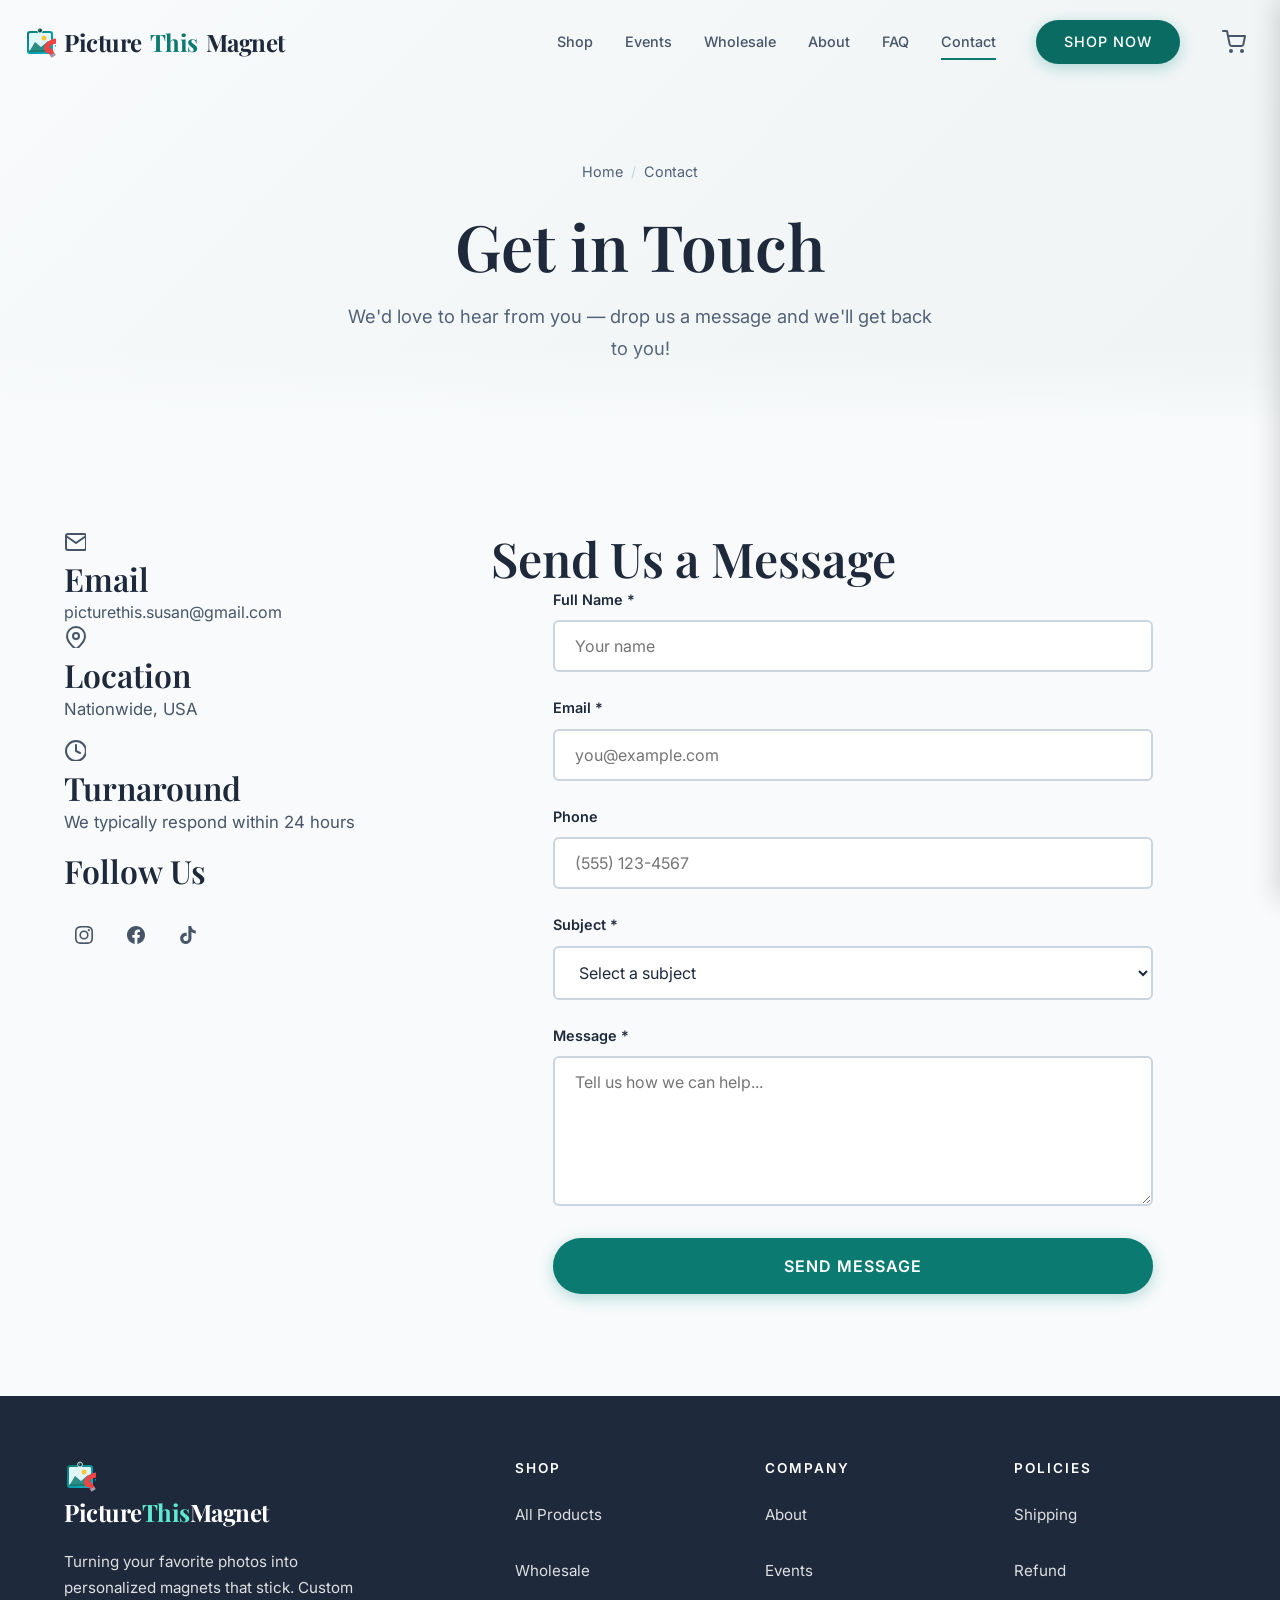
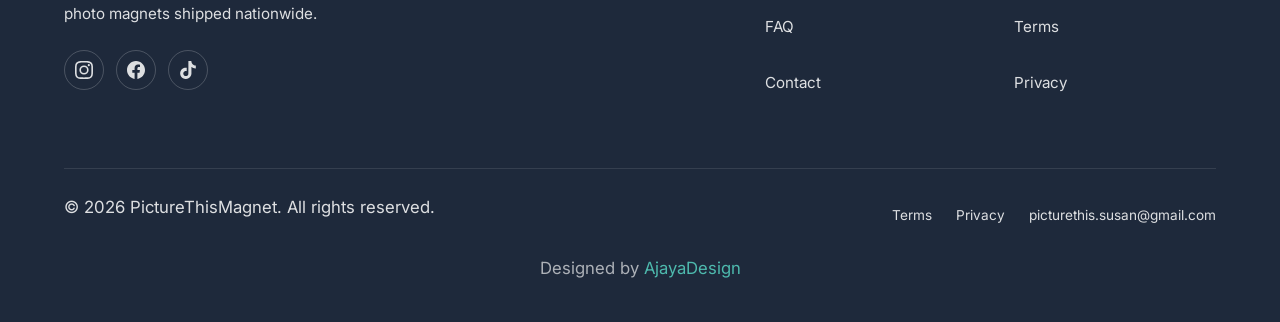
<file: contact/index.html>
<!DOCTYPE html>
<html lang="en">
<head>
  <meta charset="UTF-8">
  <meta name="viewport" content="width=device-width, initial-scale=1.0">
  <title>Contact Us — PictureThisMagnet</title>
  <meta name="description" content="Get in touch with PictureThisMagnet. Have a question about custom photo magnets or a special order? We'd love to hear from you.">
  <meta name="theme-color" content="#0D9488">
  <link rel="icon" href="/favicon.ico" sizes="48x48">
  <link rel="icon" href="/assets/images/favicon.svg" type="image/svg+xml">
  <link rel="apple-touch-icon" href="/assets/images/apple-touch-icon.png">
  <link rel="manifest" href="/site.webmanifest">
  <link rel="canonical" href="https://picturethismagnet.github.io/contact/">

  <meta property="og:type" content="website">
  <meta property="og:title" content="Contact Us — PictureThisMagnet">
  <meta property="og:description" content="Questions about our custom photo magnets? Reach out — we'd love to help.">
  <meta property="og:url" content="https://picturethismagnet.github.io/contact/">

  <link rel="preconnect" href="https://fonts.googleapis.com" crossorigin>
  <link rel="preconnect" href="https://fonts.gstatic.com" crossorigin>
  <link rel="stylesheet" href="https://fonts.googleapis.com/css2?family=Cormorant+Garamond:ital,wght@0,400;0,600;1,400&family=Inter:wght@400;500;600;700&family=Playfair+Display:ital,wght@0,400;0,600;0,700;1,400&display=swap" media="print" onload="this.media='all'">
  <noscript><link rel="stylesheet" href="https://fonts.googleapis.com/css2?family=Cormorant+Garamond:ital,wght@0,400;0,600;1,400&family=Inter:wght@400;500;600;700&family=Playfair+Display:ital,wght@0,400;0,600;0,700;1,400&display=swap"></noscript>

  <link rel="stylesheet" href="../assets/css/style.css">
</head>
<body>
  <a href="#main-content" class="skip-link">Skip to main content</a>

  <nav class="navbar scrolled" role="navigation" aria-label="Main navigation">
    <div class="container">
      <a href="/" class="nav-logo" aria-label="PictureThisMagnet Home"><img src="/assets/images/favicon.svg" alt="" width="32" height="32" class="nav-logo-img">Picture<span>This</span>Magnet</a>
      <div class="nav-links" id="nav-links">
        <a href="/shop/">Shop</a>
        <a href="/events/">Events</a>
        <a href="/wholesale/">Wholesale</a>
        <a href="/about/">About</a>
        <a href="/faq/">FAQ</a>
        <a href="/contact/" class="active">Contact</a>
        <a href="/shop/" class="btn btn-primary btn-sm nav-cta">Shop Now</a>
        <button class="cart-toggle" aria-label="Open cart"><svg width="24" height="24" fill="none" stroke="currentColor" stroke-width="2" stroke-linecap="round" stroke-linejoin="round"><circle cx="9" cy="21" r="1"/><circle cx="20" cy="21" r="1"/><path d="M1 1h4l2.68 13.39a2 2 0 0 0 2 1.61h9.72a2 2 0 0 0 2-1.61L23 6H6"/></svg><span class="cart-count cart-badge" aria-live="polite"></span></button>
      </div>
      <button class="nav-toggle" id="nav-toggle" aria-label="Toggle navigation" aria-expanded="false" aria-controls="nav-links"><span></span><span></span><span></span></button>
    </div>
    <div class="nav-overlay" id="nav-overlay"></div>
  </nav>

  <main id="main-content">
    <header class="page-header">
      <div class="container">
        <nav class="breadcrumb" aria-label="Breadcrumb">
          <a href="/">Home</a><span class="separator" aria-hidden="true">/</span><span aria-current="page">Contact</span>
        </nav>
        <h1>Get in Touch</h1>
        <p>We'd love to hear from you — drop us a message and we'll get back to you!</p>
      </div>
    </header>

    <section class="contact-section">
      <div class="container">
        <div class="contact-grid">
          <div class="contact-sidebar fade-in-left">
            <div class="contact-info-item">
              <div class="contact-icon">
                <svg width="22" height="22" fill="none" stroke="currentColor" stroke-width="2" stroke-linecap="round" stroke-linejoin="round"><path d="M4 4h16c1.1 0 2 .9 2 2v12c0 1.1-.9 2-2 2H4c-1.1 0-2-.9-2-2V6c0-1.1.9-2 2-2z"/><polyline points="22,6 12,13 2,6"/></svg>
              </div>
              <div>
                <h3>Email</h3>
                <a href="mailto:picturethis.susan@gmail.com">picturethis.susan@gmail.com</a>
              </div>
            </div>
            <div class="contact-info-item">
              <div class="contact-icon">
                <svg width="22" height="22" fill="none" stroke="currentColor" stroke-width="2" stroke-linecap="round" stroke-linejoin="round"><path d="M21 10c0 7-9 13-9 13s-9-6-9-13a9 9 0 0 1 18 0z"/><circle cx="12" cy="10" r="3"/></svg>
              </div>
              <div>
                <h3>Location</h3>
                <p>Nationwide, USA</p>
              </div>
            </div>
            <div class="contact-info-item">
              <div class="contact-icon">
                <svg width="22" height="22" fill="none" stroke="currentColor" stroke-width="2" stroke-linecap="round" stroke-linejoin="round"><circle cx="12" cy="12" r="10"/><polyline points="12 6 12 12 16 14"/></svg>
              </div>
              <div>
                <h3>Turnaround</h3>
                <p>We typically respond within 24 hours</p>
              </div>
            </div>
            <div class="contact-social">
              <h3>Follow Us</h3>
              <div class="footer-social">
                <a href="https://www.instagram.com/picturethismagnet" target="_blank" rel="noopener noreferrer" aria-label="Instagram"><svg width="18" height="18" fill="currentColor" viewBox="0 0 24 24"><path d="M12 2.163c3.204 0 3.584.012 4.85.07 3.252.148 4.771 1.691 4.919 4.919.058 1.265.069 1.645.069 4.849 0 3.205-.012 3.584-.069 4.849-.149 3.225-1.664 4.771-4.919 4.919-1.266.058-1.644.07-4.85.07-3.204 0-3.584-.012-4.849-.07-3.26-.149-4.771-1.699-4.919-4.92-.058-1.265-.07-1.644-.07-4.849 0-3.204.013-3.583.07-4.849.149-3.227 1.664-4.771 4.919-4.919 1.266-.057 1.645-.069 4.849-.069zM12 0C8.741 0 8.333.014 7.053.072 2.695.272.273 2.69.073 7.052.014 8.333 0 8.741 0 12c0 3.259.014 3.668.072 4.948.2 4.358 2.618 6.78 6.98 6.98C8.333 23.986 8.741 24 12 24c3.259 0 3.668-.014 4.948-.072 4.354-.2 6.782-2.618 6.979-6.98.059-1.28.073-1.689.073-4.948 0-3.259-.014-3.667-.072-4.947-.196-4.354-2.617-6.78-6.979-6.98C15.668.014 15.259 0 12 0zm0 5.838a6.162 6.162 0 1 0 0 12.324 6.162 6.162 0 0 0 0-12.324zM12 16a4 4 0 1 1 0-8 4 4 0 0 1 0 8zm6.406-11.845a1.44 1.44 0 1 0 0 2.881 1.44 1.44 0 0 0 0-2.881z"/></svg></a>
                <a href="https://www.facebook.com/picturethismagnet" target="_blank" rel="noopener noreferrer" aria-label="Facebook"><svg width="18" height="18" fill="currentColor" viewBox="0 0 24 24"><path d="M24 12.073c0-6.627-5.373-12-12-12s-12 5.373-12 12c0 5.99 4.388 10.954 10.125 11.854v-8.385H7.078v-3.47h3.047V9.43c0-3.007 1.792-4.669 4.533-4.669 1.312 0 2.686.235 2.686.235v2.953H15.83c-1.491 0-1.956.925-1.956 1.874v2.25h3.328l-.532 3.47h-2.796v8.385C19.612 23.027 24 18.062 24 12.073z"/></svg></a>
                <a href="https://www.tiktok.com/@picturethismagnet" target="_blank" rel="noopener noreferrer" aria-label="TikTok"><svg width="18" height="18" fill="currentColor" viewBox="0 0 24 24"><path d="M12.525.02c1.31-.02 2.61-.01 3.91-.02.08 1.53.63 3.09 1.75 4.17 1.12 1.11 2.7 1.62 4.24 1.79v4.03c-1.44-.05-2.89-.35-4.2-.97-.57-.26-1.1-.59-1.62-.93-.01 2.92.01 5.84-.02 8.75-.08 1.4-.54 2.79-1.35 3.94-1.31 1.92-3.58 3.17-5.91 3.21-1.43.08-2.86-.31-4.08-1.03-2.02-1.19-3.44-3.37-3.65-5.71-.02-.5-.03-1-.01-1.49.18-1.9 1.12-3.72 2.58-4.96 1.66-1.44 3.98-2.13 6.15-1.72.02 1.48-.04 2.96-.04 4.44-.99-.32-2.15-.23-3.02.37-.63.41-1.11 1.04-1.36 1.75-.21.51-.15 1.07-.14 1.61.24 1.64 1.82 3.02 3.5 2.87 1.12-.01 2.19-.66 2.77-1.61.19-.33.4-.67.41-1.06.1-1.79.06-3.57.07-5.36.01-4.03-.01-8.05.02-12.07z"/></svg></a>
              </div>
            </div>
          </div>
          <div class="contact-form-wrapper fade-in-right">
            <h2>Send Us a Message</h2>
            <form action="https://formsubmit.co/picturethis.susan@gmail.com" method="POST" class="contact-form">
              <input type="text" name="_honey" style="display:none" tabindex="-1" autocomplete="off">
              <input type="hidden" name="_subject" value="New Contact Form Submission — PictureThisMagnet">
              <input type="hidden" name="_next" value="https://picturethismagnet.github.io/contact/?thanks=1">
              <input type="hidden" name="_captcha" value="false">

              <div class="form-group">
                <label for="name">Full Name <span aria-hidden="true">*</span></label>
                <input type="text" id="name" name="name" required placeholder="Your name" autocomplete="name">
              </div>

              <div class="form-group">
                <label for="email">Email <span aria-hidden="true">*</span></label>
                <input type="email" id="email" name="email" required placeholder="you@example.com" autocomplete="email">
              </div>

              <div class="form-group">
                <label for="phone">Phone</label>
                <input type="tel" id="phone" name="phone" placeholder="(555) 123-4567" autocomplete="tel">
              </div>

              <div class="form-group">
                <label for="subject">Subject <span aria-hidden="true">*</span></label>
                <select id="subject" name="subject" required>
                  <option value="" disabled selected>Select a subject</option>
                  <option value="Custom Order">Custom Order</option>
                  <option value="Bulk/Wholesale">Bulk / Wholesale</option>
                  <option value="Event Inquiry">Event Inquiry</option>
                  <option value="Order Status">Order Status</option>
                  <option value="General Question">General Question</option>
                  <option value="Other">Other</option>
                </select>
              </div>

              <div class="form-group">
                <label for="message">Message <span aria-hidden="true">*</span></label>
                <textarea id="message" name="message" rows="5" required placeholder="Tell us how we can help..."></textarea>
              </div>

              <button type="submit" class="btn btn-primary btn-lg" style="width:100%;">Send Message</button>
            </form>
          </div>
        </div>
      </div>
    </section>
  </main>

  <footer class="footer" role="contentinfo">
    <div class="container">
      <div class="footer-grid">
        <div class="footer-brand">
          <a href="/" class="nav-logo"><img src="/assets/images/favicon.svg" alt="" width="32" height="32" class="nav-logo-img">Picture<span>This</span>Magnet</a>
          <p>Turning your favorite photos into personalized magnets that stick. Custom photo magnets shipped nationwide.</p>
          <div class="footer-social">
            <a href="https://www.instagram.com/picturethismagnet" target="_blank" rel="noopener noreferrer" aria-label="Instagram"><svg width="18" height="18" fill="currentColor" viewBox="0 0 24 24"><path d="M12 2.163c3.204 0 3.584.012 4.85.07 3.252.148 4.771 1.691 4.919 4.919.058 1.265.069 1.645.069 4.849 0 3.205-.012 3.584-.069 4.849-.149 3.225-1.664 4.771-4.919 4.919-1.266.058-1.644.07-4.85.07-3.204 0-3.584-.012-4.849-.07-3.26-.149-4.771-1.699-4.919-4.92-.058-1.265-.07-1.644-.07-4.849 0-3.204.013-3.583.07-4.849.149-3.227 1.664-4.771 4.919-4.919 1.266-.057 1.645-.069 4.849-.069zM12 0C8.741 0 8.333.014 7.053.072 2.695.272.273 2.69.073 7.052.014 8.333 0 8.741 0 12c0 3.259.014 3.668.072 4.948.2 4.358 2.618 6.78 6.98 6.98C8.333 23.986 8.741 24 12 24c3.259 0 3.668-.014 4.948-.072 4.354-.2 6.782-2.618 6.979-6.98.059-1.28.073-1.689.073-4.948 0-3.259-.014-3.667-.072-4.947-.196-4.354-2.617-6.78-6.979-6.98C15.668.014 15.259 0 12 0zm0 5.838a6.162 6.162 0 1 0 0 12.324 6.162 6.162 0 0 0 0-12.324zM12 16a4 4 0 1 1 0-8 4 4 0 0 1 0 8zm6.406-11.845a1.44 1.44 0 1 0 0 2.881 1.44 1.44 0 0 0 0-2.881z"/></svg></a>
            <a href="https://www.facebook.com/picturethismagnet" target="_blank" rel="noopener noreferrer" aria-label="Facebook"><svg width="18" height="18" fill="currentColor" viewBox="0 0 24 24"><path d="M24 12.073c0-6.627-5.373-12-12-12s-12 5.373-12 12c0 5.99 4.388 10.954 10.125 11.854v-8.385H7.078v-3.47h3.047V9.43c0-3.007 1.792-4.669 4.533-4.669 1.312 0 2.686.235 2.686.235v2.953H15.83c-1.491 0-1.956.925-1.956 1.874v2.25h3.328l-.532 3.47h-2.796v8.385C19.612 23.027 24 18.062 24 12.073z"/></svg></a>
            <a href="https://www.tiktok.com/@picturethismagnet" target="_blank" rel="noopener noreferrer" aria-label="TikTok"><svg width="18" height="18" fill="currentColor" viewBox="0 0 24 24"><path d="M12.525.02c1.31-.02 2.61-.01 3.91-.02.08 1.53.63 3.09 1.75 4.17 1.12 1.11 2.7 1.62 4.24 1.79v4.03c-1.44-.05-2.89-.35-4.2-.97-.57-.26-1.1-.59-1.62-.93-.01 2.92.01 5.84-.02 8.75-.08 1.4-.54 2.79-1.35 3.94-1.31 1.92-3.58 3.17-5.91 3.21-1.43.08-2.86-.31-4.08-1.03-2.02-1.19-3.44-3.37-3.65-5.71-.02-.5-.03-1-.01-1.49.18-1.9 1.12-3.72 2.58-4.96 1.66-1.44 3.98-2.13 6.15-1.72.02 1.48-.04 2.96-.04 4.44-.99-.32-2.15-.23-3.02.37-.63.41-1.11 1.04-1.36 1.75-.21.51-.15 1.07-.14 1.61.24 1.64 1.82 3.02 3.5 2.87 1.12-.01 2.19-.66 2.77-1.61.19-.33.4-.67.41-1.06.1-1.79.06-3.57.07-5.36.01-4.03-.01-8.05.02-12.07z"/></svg></a>
          </div>
        </div>
        <div class="footer-col"><h4>Shop</h4><ul><li><a href="/shop/">All Products</a></li><li><a href="/wholesale/">Wholesale</a></li></ul></div>
        <div class="footer-col"><h4>Company</h4><ul><li><a href="/about/">About</a></li><li><a href="/events/">Events</a></li><li><a href="/faq/">FAQ</a></li><li><a href="/contact/">Contact</a></li></ul></div>
        <div class="footer-col"><h4>Policies</h4><ul><li><a href="/policies/shipping/">Shipping</a></li><li><a href="/policies/refund/">Refund</a></li><li><a href="/policies/terms/">Terms</a></li><li><a href="/policies/privacy/">Privacy</a></li></ul></div>
      </div>
      <div class="footer-bottom">
        <p>&copy; 2026 PictureThisMagnet. All rights reserved.</p>
        <div class="footer-bottom-links"><a href="/policies/terms/">Terms</a><a href="/policies/privacy/">Privacy</a><a href="mailto:picturethis.susan@gmail.com">picturethis.susan@gmail.com</a></div>
      </div>
      <div class="footer-credit"><p>Designed by <a href="https://ajayadesign.github.io" target="_blank" rel="noopener noreferrer">AjayaDesign</a></p></div>
    </div>
  </footer>

  <button class="back-to-top" aria-label="Back to top"><svg width="20" height="20" fill="none" stroke="currentColor" stroke-width="2.5" stroke-linecap="round" stroke-linejoin="round"><polyline points="5 15 10 10 15 15"/></svg></button>

  <div id="cart-overlay"></div>
  <aside id="cart-drawer" aria-label="Shopping cart" role="dialog" aria-modal="true">
    <div class="cart-drawer-header"><h3>Your Cart</h3><button class="cart-close" aria-label="Close cart"><svg width="20" height="20" fill="none" stroke="currentColor" stroke-width="2"><line x1="4" y1="4" x2="16" y2="16"/><line x1="16" y1="4" x2="4" y2="16"/></svg></button></div>
    <div id="cart-items"></div>
    <div id="cart-empty"><svg width="48" height="48" fill="none" stroke="currentColor" stroke-width="1.5"><circle cx="17" cy="41" r="2"/><circle cx="37" cy="41" r="2"/><path d="M3 3h6l4.5 22.5a3 3 0 0 0 3 2.5h15a3 3 0 0 0 3-2.5L42 12H12"/></svg><p>Your cart is empty</p><a href="/shop/" class="btn btn-primary btn-sm">Start Shopping</a></div>
    <div id="cart-footer"><div class="cart-subtotal-row"><span class="cart-subtotal-label">Subtotal</span><span id="cart-subtotal">$0.00</span></div><p class="cart-note">Shipping &amp; taxes calculated at checkout</p><a id="cart-checkout-btn" href="#">Checkout</a></div>
  </aside>

  <script src="../assets/js/main.js" defer></script>
  <script src="../assets/js/shopify-cart.js" defer></script>
</body>
</html>
</file>
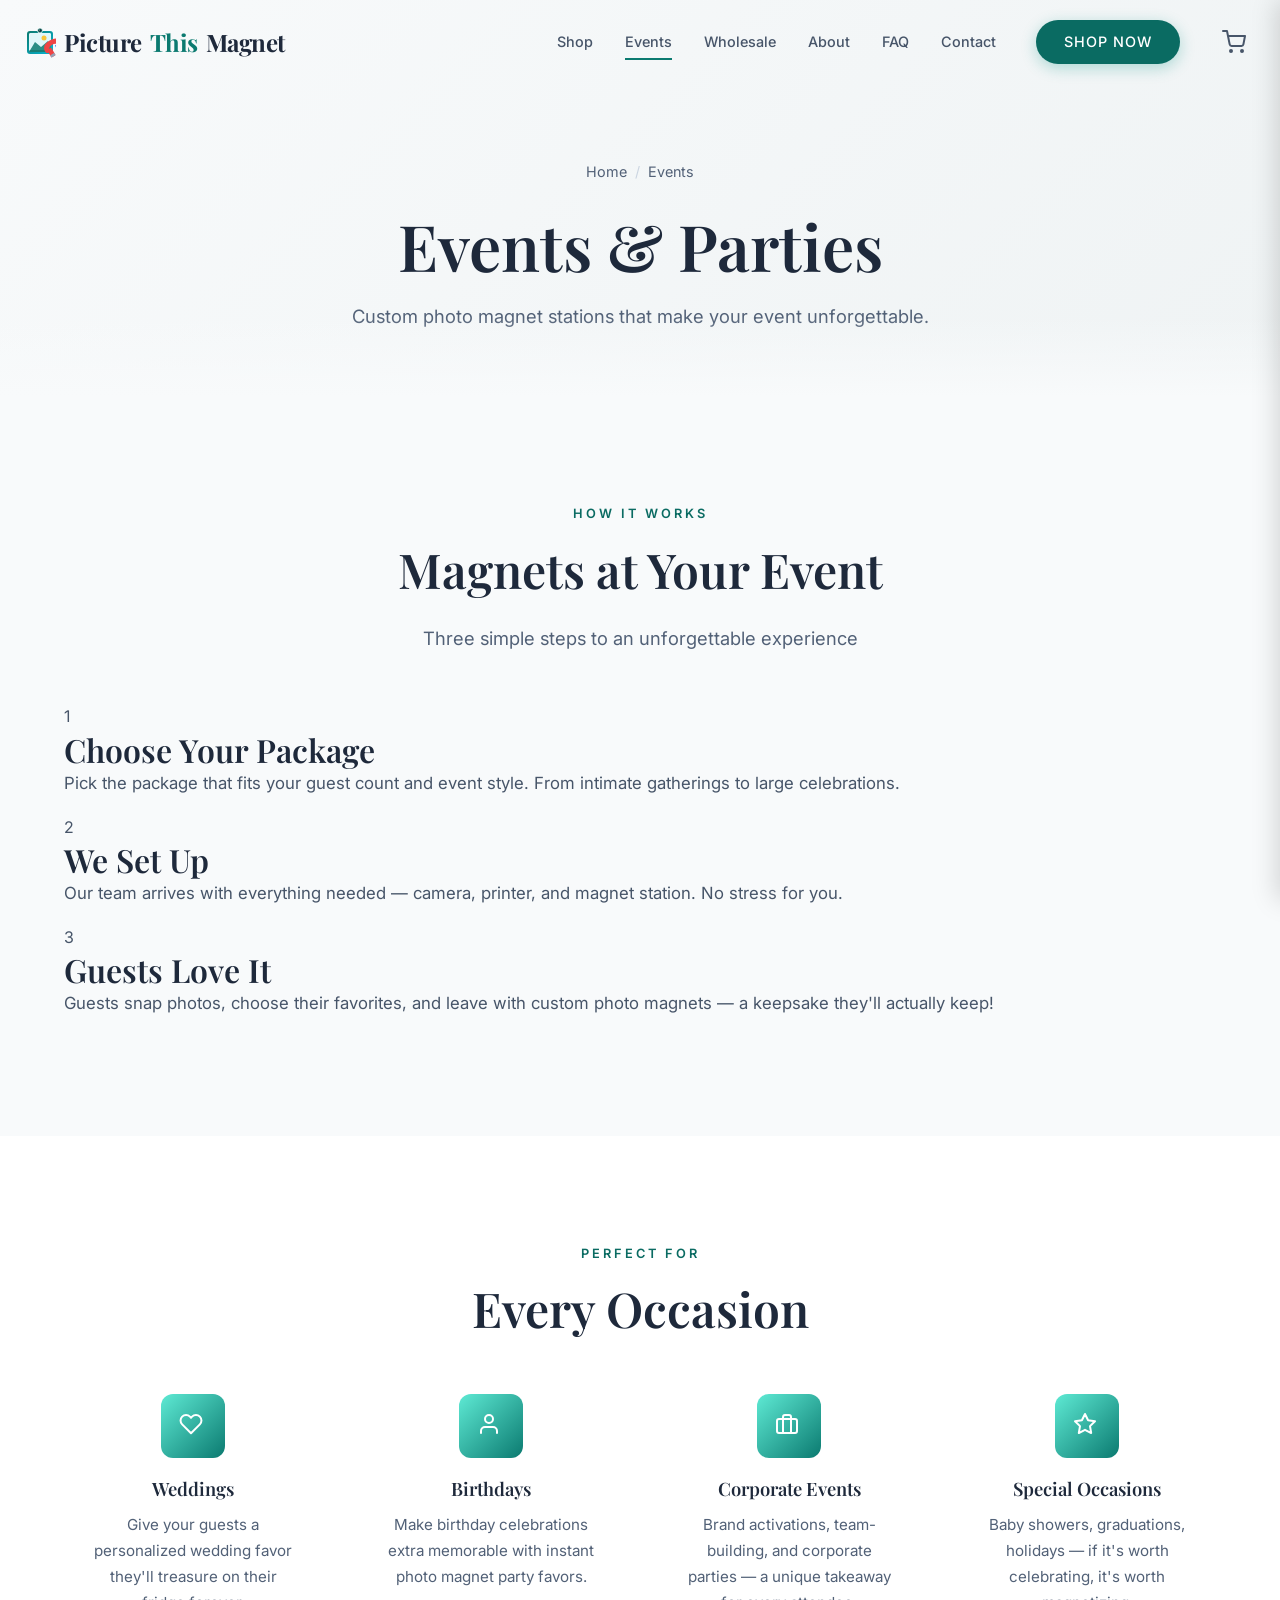
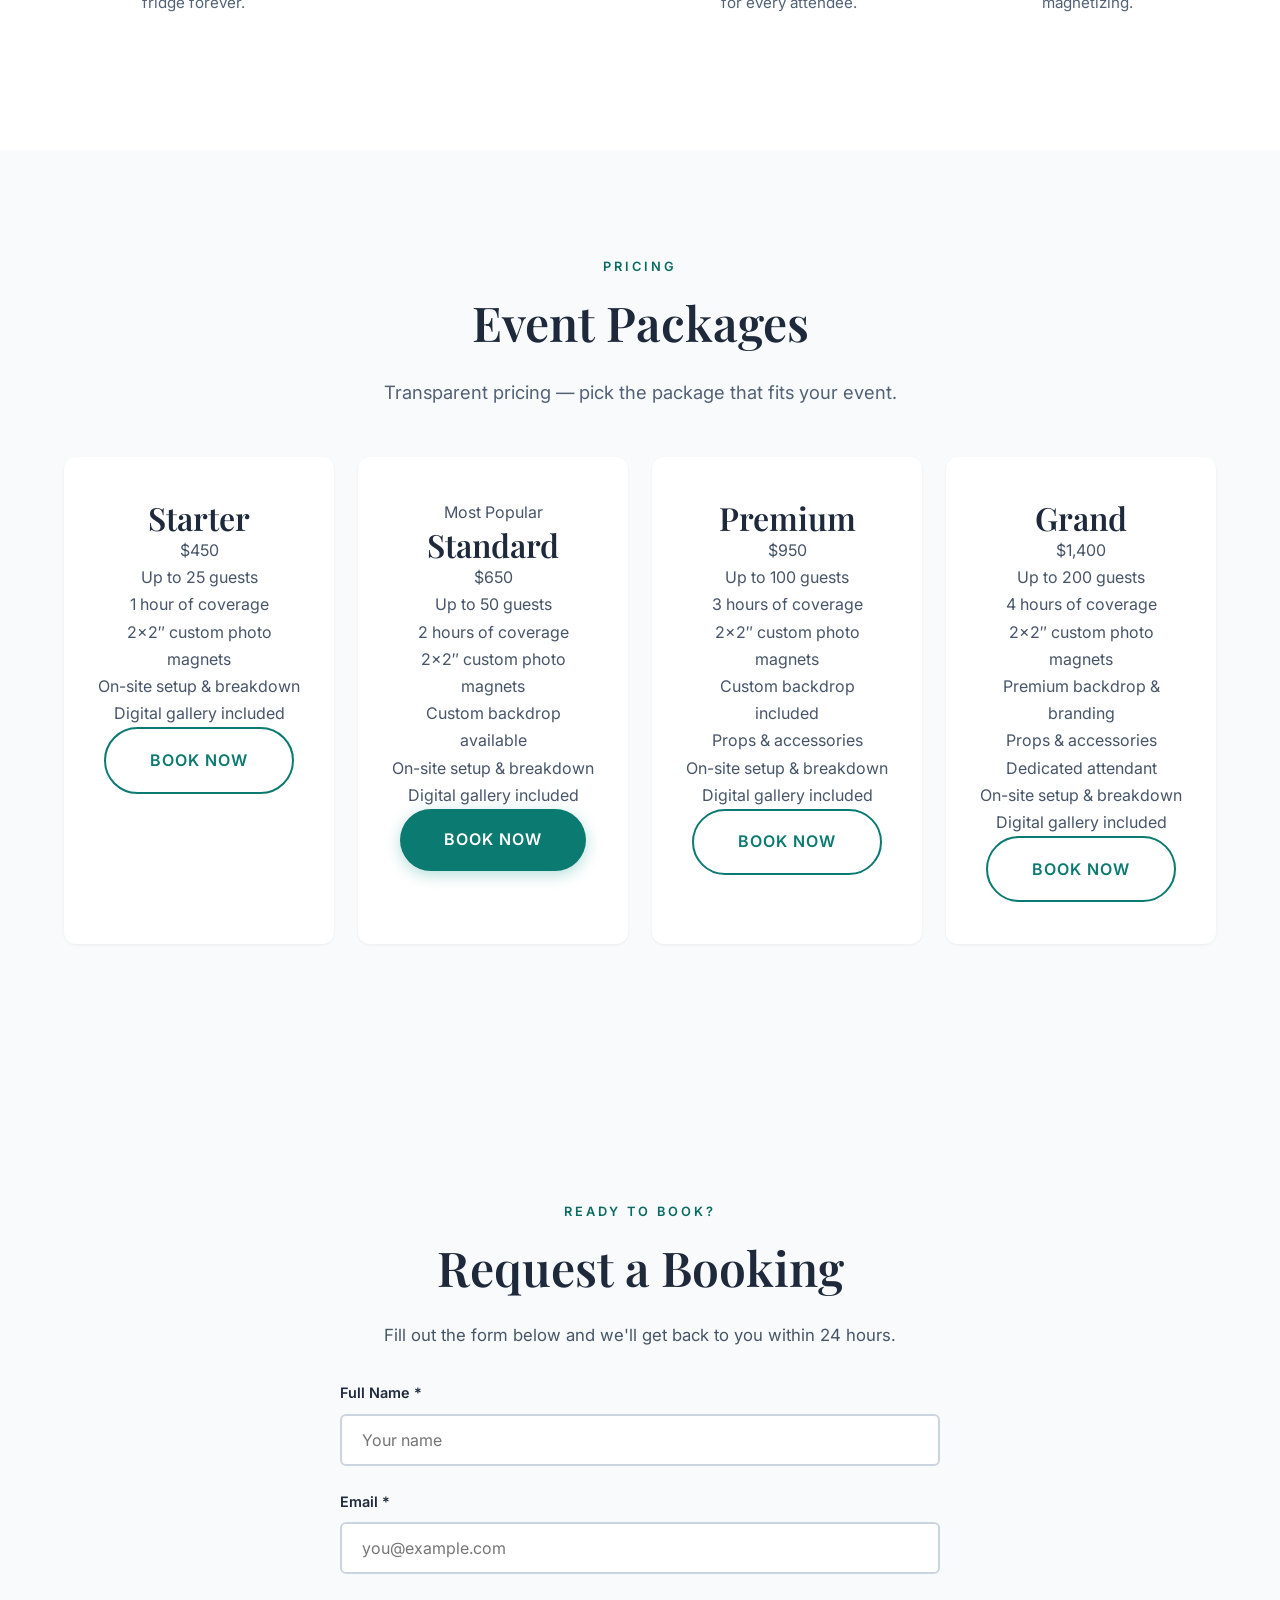
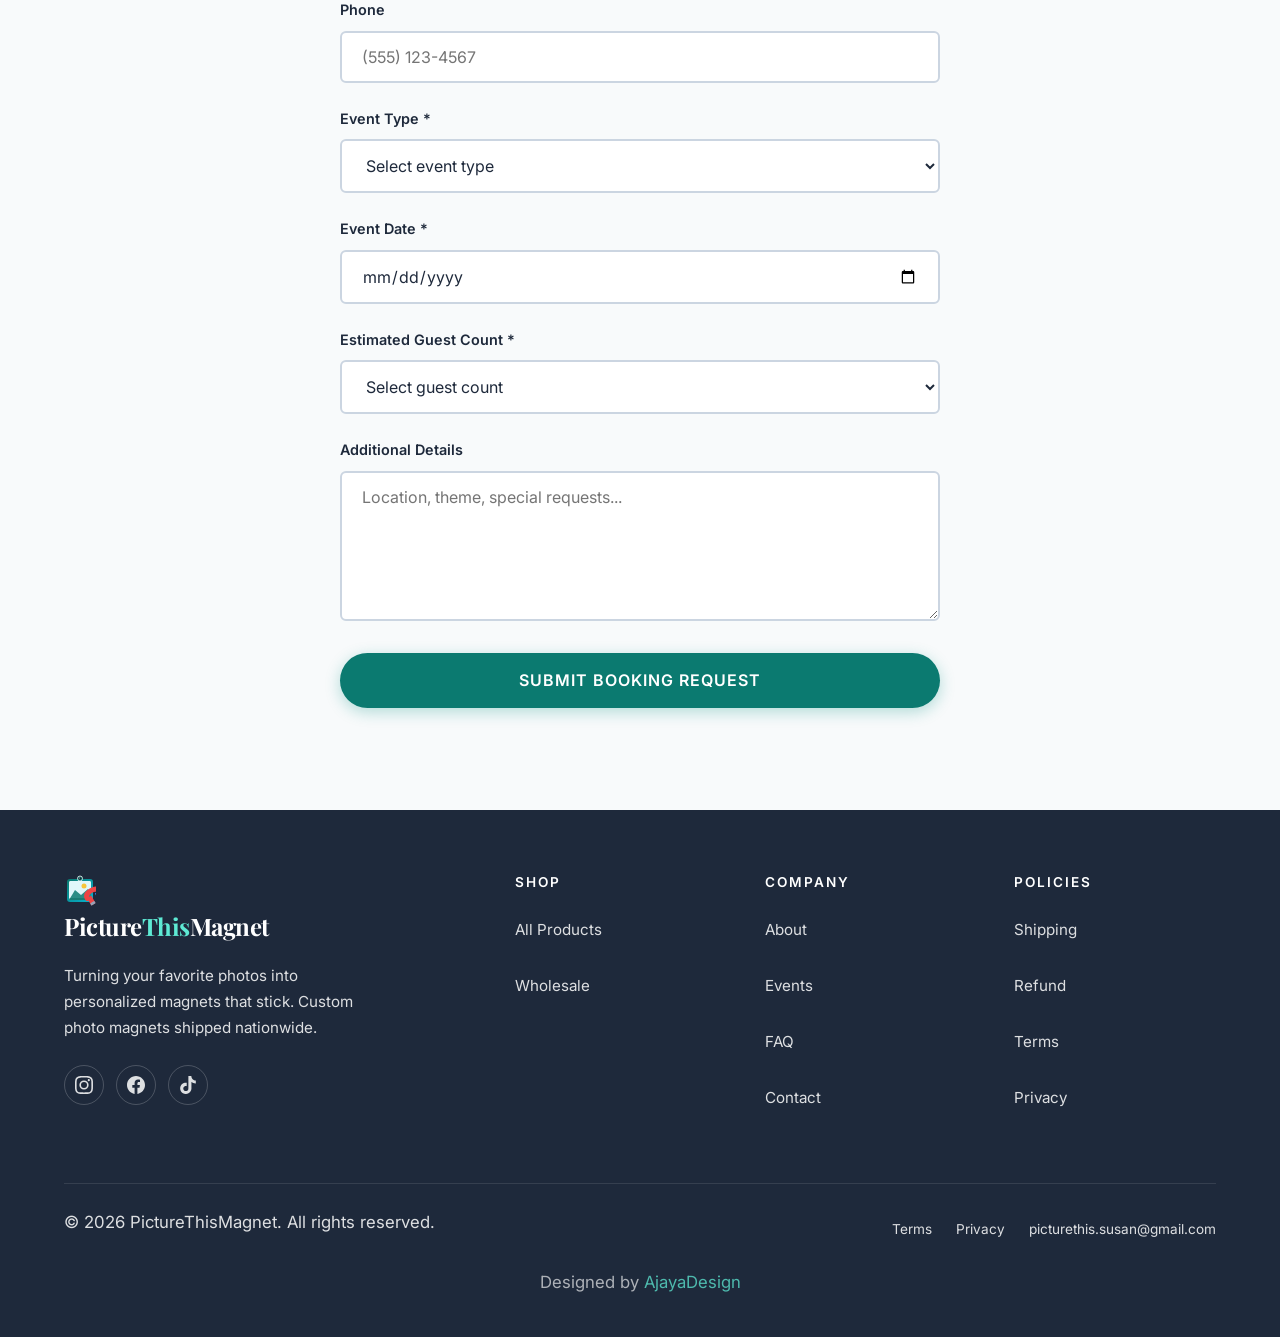
<file: events/index.html>
<!DOCTYPE html>
<html lang="en">
<head>
  <meta charset="UTF-8">
  <meta name="viewport" content="width=device-width, initial-scale=1.0">
  <title>Events &amp; Parties — PictureThisMagnet</title>
  <meta name="description" content="Book PictureThisMagnet for your next event! Weddings, birthdays, corporate events, and more. Custom photo magnet stations your guests will love.">
  <meta name="theme-color" content="#0D9488">
  <link rel="icon" href="/favicon.ico" sizes="48x48">
  <link rel="icon" href="/assets/images/favicon.svg" type="image/svg+xml">
  <link rel="apple-touch-icon" href="/assets/images/apple-touch-icon.png">
  <link rel="manifest" href="/site.webmanifest">
  <link rel="canonical" href="https://picturethismagnet.github.io/events/">

  <meta property="og:type" content="website">
  <meta property="og:title" content="Events &amp; Parties — PictureThisMagnet">
  <meta property="og:description" content="Custom photo magnet stations for weddings, birthdays, and corporate events.">
  <meta property="og:url" content="https://picturethismagnet.github.io/events/">

  <link rel="preconnect" href="https://fonts.googleapis.com" crossorigin>
  <link rel="preconnect" href="https://fonts.gstatic.com" crossorigin>
  <link rel="stylesheet" href="https://fonts.googleapis.com/css2?family=Cormorant+Garamond:ital,wght@0,400;0,600;1,400&family=Inter:wght@400;500;600;700&family=Playfair+Display:ital,wght@0,400;0,600;0,700;1,400&display=swap" media="print" onload="this.media='all'">
  <noscript><link rel="stylesheet" href="https://fonts.googleapis.com/css2?family=Cormorant+Garamond:ital,wght@0,400;0,600;1,400&family=Inter:wght@400;500;600;700&family=Playfair+Display:ital,wght@0,400;0,600;0,700;1,400&display=swap"></noscript>

  <link rel="stylesheet" href="../assets/css/style.css">
</head>
<body>
  <a href="#main-content" class="skip-link">Skip to main content</a>

  <nav class="navbar scrolled" role="navigation" aria-label="Main navigation">
    <div class="container">
      <a href="/" class="nav-logo" aria-label="PictureThisMagnet Home"><img src="/assets/images/favicon.svg" alt="" width="32" height="32" class="nav-logo-img">Picture<span>This</span>Magnet</a>
      <div class="nav-links" id="nav-links">
        <a href="/shop/">Shop</a>
        <a href="/events/" class="active">Events</a>
        <a href="/wholesale/">Wholesale</a>
        <a href="/about/">About</a>
        <a href="/faq/">FAQ</a>
        <a href="/contact/">Contact</a>
        <a href="/shop/" class="btn btn-primary btn-sm nav-cta">Shop Now</a>
        <button class="cart-toggle" aria-label="Open cart"><svg width="24" height="24" fill="none" stroke="currentColor" stroke-width="2" stroke-linecap="round" stroke-linejoin="round"><circle cx="9" cy="21" r="1"/><circle cx="20" cy="21" r="1"/><path d="M1 1h4l2.68 13.39a2 2 0 0 0 2 1.61h9.72a2 2 0 0 0 2-1.61L23 6H6"/></svg><span class="cart-count cart-badge" aria-live="polite"></span></button>
      </div>
      <button class="nav-toggle" id="nav-toggle" aria-label="Toggle navigation" aria-expanded="false" aria-controls="nav-links"><span></span><span></span><span></span></button>
    </div>
    <div class="nav-overlay" id="nav-overlay"></div>
  </nav>

  <main id="main-content">
    <header class="page-header">
      <div class="container">
        <nav class="breadcrumb" aria-label="Breadcrumb">
          <a href="/">Home</a><span class="separator" aria-hidden="true">/</span><span aria-current="page">Events</span>
        </nav>
        <h1>Events &amp; Parties</h1>
        <p>Custom photo magnet stations that make your event unforgettable.</p>
      </div>
    </header>

    <!-- How It Works -->
    <section class="how-it-works">
      <div class="container">
        <div class="text-center fade-in">
          <span class="section-label">How It Works</span>
          <h2 class="section-title">Magnets at Your Event</h2>
          <p class="section-subtitle">Three simple steps to an unforgettable experience</p>
        </div>
        <div class="steps-grid stagger-children">
          <div class="step-item">
            <div class="step-number">1</div>
            <h3 class="step-title">Choose Your Package</h3>
            <p>Pick the package that fits your guest count and event style. From intimate gatherings to large celebrations.</p>
          </div>
          <div class="step-item">
            <div class="step-number">2</div>
            <h3 class="step-title">We Set Up</h3>
            <p>Our team arrives with everything needed — camera, printer, and magnet station. No stress for you.</p>
          </div>
          <div class="step-item">
            <div class="step-number">3</div>
            <h3 class="step-title">Guests Love It</h3>
            <p>Guests snap photos, choose their favorites, and leave with custom photo magnets — a keepsake they'll actually keep!</p>
          </div>
        </div>
      </div>
    </section>

    <!-- Event Types -->
    <section class="features">
      <div class="container">
        <div class="text-center fade-in">
          <span class="section-label">Perfect For</span>
          <h2 class="section-title">Every Occasion</h2>
        </div>
        <div class="features-grid stagger-children">
          <div class="feature-item">
            <div class="feature-icon">
              <svg width="28" height="28" fill="none" stroke="currentColor" stroke-width="2" stroke-linecap="round" stroke-linejoin="round"><path d="M20.84 4.61a5.5 5.5 0 0 0-7.78 0L12 5.67l-1.06-1.06a5.5 5.5 0 0 0-7.78 7.78L12 21.23l8.84-8.84a5.5 5.5 0 0 0 0-7.78z"/></svg>
            </div>
            <h3 class="feature-title">Weddings</h3>
            <p>Give your guests a personalized wedding favor they'll treasure on their fridge forever.</p>
          </div>
          <div class="feature-item">
            <div class="feature-icon">
              <svg width="28" height="28" fill="none" stroke="currentColor" stroke-width="2" stroke-linecap="round" stroke-linejoin="round"><path d="M20 21v-2a4 4 0 0 0-4-4H8a4 4 0 0 0-4 4v2"/><circle cx="12" cy="7" r="4"/></svg>
            </div>
            <h3 class="feature-title">Birthdays</h3>
            <p>Make birthday celebrations extra memorable with instant photo magnet party favors.</p>
          </div>
          <div class="feature-item">
            <div class="feature-icon">
              <svg width="28" height="28" fill="none" stroke="currentColor" stroke-width="2" stroke-linecap="round" stroke-linejoin="round"><rect x="2" y="7" width="20" height="14" rx="2" ry="2"/><path d="M16 21V5a2 2 0 0 0-2-2h-4a2 2 0 0 0-2 2v16"/></svg>
            </div>
            <h3 class="feature-title">Corporate Events</h3>
            <p>Brand activations, team-building, and corporate parties — a unique takeaway for every attendee.</p>
          </div>
          <div class="feature-item">
            <div class="feature-icon">
              <svg width="28" height="28" fill="none" stroke="currentColor" stroke-width="2" stroke-linecap="round" stroke-linejoin="round"><polygon points="12 2 15.09 8.26 22 9.27 17 14.14 18.18 21.02 12 17.77 5.82 21.02 7 14.14 2 9.27 8.91 8.26 12 2"/></svg>
            </div>
            <h3 class="feature-title">Special Occasions</h3>
            <p>Baby showers, graduations, holidays — if it's worth celebrating, it's worth magnetizing.</p>
          </div>
        </div>
      </div>
    </section>

    <!-- Pricing -->
    <section class="events-pricing">
      <div class="container">
        <div class="text-center fade-in">
          <span class="section-label">Pricing</span>
          <h2 class="section-title">Event Packages</h2>
          <p class="section-subtitle">Transparent pricing — pick the package that fits your event.</p>
        </div>
        <div class="pricing-grid stagger-children">
          <div class="pricing-card">
            <h3 class="pricing-tier">Starter</h3>
            <div class="pricing-price">$450</div>
            <ul class="pricing-features">
              <li>Up to 25 guests</li>
              <li>1 hour of coverage</li>
              <li>2×2″ custom photo magnets</li>
              <li>On-site setup &amp; breakdown</li>
              <li>Digital gallery included</li>
            </ul>
            <a href="#booking-form" class="btn btn-outline btn-lg">Book Now</a>
          </div>
          <div class="pricing-card featured">
            <span class="pricing-badge">Most Popular</span>
            <h3 class="pricing-tier">Standard</h3>
            <div class="pricing-price">$650</div>
            <ul class="pricing-features">
              <li>Up to 50 guests</li>
              <li>2 hours of coverage</li>
              <li>2×2″ custom photo magnets</li>
              <li>Custom backdrop available</li>
              <li>On-site setup &amp; breakdown</li>
              <li>Digital gallery included</li>
            </ul>
            <a href="#booking-form" class="btn btn-primary btn-lg">Book Now</a>
          </div>
          <div class="pricing-card">
            <h3 class="pricing-tier">Premium</h3>
            <div class="pricing-price">$950</div>
            <ul class="pricing-features">
              <li>Up to 100 guests</li>
              <li>3 hours of coverage</li>
              <li>2×2″ custom photo magnets</li>
              <li>Custom backdrop included</li>
              <li>Props &amp; accessories</li>
              <li>On-site setup &amp; breakdown</li>
              <li>Digital gallery included</li>
            </ul>
            <a href="#booking-form" class="btn btn-outline btn-lg">Book Now</a>
          </div>
          <div class="pricing-card">
            <h3 class="pricing-tier">Grand</h3>
            <div class="pricing-price">$1,400</div>
            <ul class="pricing-features">
              <li>Up to 200 guests</li>
              <li>4 hours of coverage</li>
              <li>2×2″ custom photo magnets</li>
              <li>Premium backdrop &amp; branding</li>
              <li>Props &amp; accessories</li>
              <li>Dedicated attendant</li>
              <li>On-site setup &amp; breakdown</li>
              <li>Digital gallery included</li>
            </ul>
            <a href="#booking-form" class="btn btn-outline btn-lg">Book Now</a>
          </div>
        </div>
      </div>
    </section>

    <!-- Booking Form -->
    <section class="contact-section" id="booking-form">
      <div class="container" style="max-width:720px;">
        <div class="text-center fade-in" style="margin-bottom:2rem;">
          <span class="section-label">Ready to Book?</span>
          <h2 class="section-title">Request a Booking</h2>
          <p>Fill out the form below and we'll get back to you within 24 hours.</p>
        </div>
        <div class="contact-form-wrapper fade-in">
          <form action="https://formsubmit.co/picturethis.susan@gmail.com" method="POST" class="contact-form">
            <input type="text" name="_honey" style="display:none" tabindex="-1" autocomplete="off">
            <input type="hidden" name="_subject" value="New Event Booking Request — PictureThisMagnet">
            <input type="hidden" name="_next" value="https://picturethismagnet.github.io/events/?thanks=1">
            <input type="hidden" name="_captcha" value="false">

            <div class="form-group">
              <label for="b-name">Full Name <span aria-hidden="true">*</span></label>
              <input type="text" id="b-name" name="name" required placeholder="Your name" autocomplete="name">
            </div>

            <div class="form-group">
              <label for="b-email">Email <span aria-hidden="true">*</span></label>
              <input type="email" id="b-email" name="email" required placeholder="you@example.com" autocomplete="email">
            </div>

            <div class="form-group">
              <label for="b-phone">Phone</label>
              <input type="tel" id="b-phone" name="phone" placeholder="(555) 123-4567" autocomplete="tel">
            </div>

            <div class="form-group">
              <label for="b-event-type">Event Type <span aria-hidden="true">*</span></label>
              <select id="b-event-type" name="event_type" required>
                <option value="" disabled selected>Select event type</option>
                <option value="Wedding">Wedding</option>
                <option value="Birthday Party">Birthday Party</option>
                <option value="Corporate Event">Corporate Event</option>
                <option value="Baby Shower">Baby Shower</option>
                <option value="Graduation">Graduation</option>
                <option value="Holiday Party">Holiday Party</option>
                <option value="Other">Other</option>
              </select>
            </div>

            <div class="form-group">
              <label for="b-date">Event Date <span aria-hidden="true">*</span></label>
              <input type="date" id="b-date" name="event_date" required>
            </div>

            <div class="form-group">
              <label for="b-guests">Estimated Guest Count <span aria-hidden="true">*</span></label>
              <select id="b-guests" name="guest_count" required>
                <option value="" disabled selected>Select guest count</option>
                <option value="Under 25">Under 25</option>
                <option value="25-50">25 – 50</option>
                <option value="51-100">51 – 100</option>
                <option value="101-200">101 – 200</option>
                <option value="200+">200+</option>
              </select>
            </div>

            <div class="form-group">
              <label for="b-message">Additional Details</label>
              <textarea id="b-message" name="message" rows="4" placeholder="Location, theme, special requests..."></textarea>
            </div>

            <button type="submit" class="btn btn-primary btn-lg" style="width:100%;">Submit Booking Request</button>
          </form>
        </div>
      </div>
    </section>
  </main>

  <footer class="footer" role="contentinfo">
    <div class="container">
      <div class="footer-grid">
        <div class="footer-brand">
          <a href="/" class="nav-logo"><img src="/assets/images/favicon.svg" alt="" width="32" height="32" class="nav-logo-img">Picture<span>This</span>Magnet</a>
          <p>Turning your favorite photos into personalized magnets that stick. Custom photo magnets shipped nationwide.</p>
          <div class="footer-social">
            <a href="https://www.instagram.com/picturethismagnet" target="_blank" rel="noopener noreferrer" aria-label="Instagram"><svg width="18" height="18" fill="currentColor" viewBox="0 0 24 24"><path d="M12 2.163c3.204 0 3.584.012 4.85.07 3.252.148 4.771 1.691 4.919 4.919.058 1.265.069 1.645.069 4.849 0 3.205-.012 3.584-.069 4.849-.149 3.225-1.664 4.771-4.919 4.919-1.266.058-1.644.07-4.85.07-3.204 0-3.584-.012-4.849-.07-3.26-.149-4.771-1.699-4.919-4.92-.058-1.265-.07-1.644-.07-4.849 0-3.204.013-3.583.07-4.849.149-3.227 1.664-4.771 4.919-4.919 1.266-.057 1.645-.069 4.849-.069zM12 0C8.741 0 8.333.014 7.053.072 2.695.272.273 2.69.073 7.052.014 8.333 0 8.741 0 12c0 3.259.014 3.668.072 4.948.2 4.358 2.618 6.78 6.98 6.98C8.333 23.986 8.741 24 12 24c3.259 0 3.668-.014 4.948-.072 4.354-.2 6.782-2.618 6.979-6.98.059-1.28.073-1.689.073-4.948 0-3.259-.014-3.667-.072-4.947-.196-4.354-2.617-6.78-6.979-6.98C15.668.014 15.259 0 12 0zm0 5.838a6.162 6.162 0 1 0 0 12.324 6.162 6.162 0 0 0 0-12.324zM12 16a4 4 0 1 1 0-8 4 4 0 0 1 0 8zm6.406-11.845a1.44 1.44 0 1 0 0 2.881 1.44 1.44 0 0 0 0-2.881z"/></svg></a>
            <a href="https://www.facebook.com/picturethismagnet" target="_blank" rel="noopener noreferrer" aria-label="Facebook"><svg width="18" height="18" fill="currentColor" viewBox="0 0 24 24"><path d="M24 12.073c0-6.627-5.373-12-12-12s-12 5.373-12 12c0 5.99 4.388 10.954 10.125 11.854v-8.385H7.078v-3.47h3.047V9.43c0-3.007 1.792-4.669 4.533-4.669 1.312 0 2.686.235 2.686.235v2.953H15.83c-1.491 0-1.956.925-1.956 1.874v2.25h3.328l-.532 3.47h-2.796v8.385C19.612 23.027 24 18.062 24 12.073z"/></svg></a>
            <a href="https://www.tiktok.com/@picturethismagnet" target="_blank" rel="noopener noreferrer" aria-label="TikTok"><svg width="18" height="18" fill="currentColor" viewBox="0 0 24 24"><path d="M12.525.02c1.31-.02 2.61-.01 3.91-.02.08 1.53.63 3.09 1.75 4.17 1.12 1.11 2.7 1.62 4.24 1.79v4.03c-1.44-.05-2.89-.35-4.2-.97-.57-.26-1.1-.59-1.62-.93-.01 2.92.01 5.84-.02 8.75-.08 1.4-.54 2.79-1.35 3.94-1.31 1.92-3.58 3.17-5.91 3.21-1.43.08-2.86-.31-4.08-1.03-2.02-1.19-3.44-3.37-3.65-5.71-.02-.5-.03-1-.01-1.49.18-1.9 1.12-3.72 2.58-4.96 1.66-1.44 3.98-2.13 6.15-1.72.02 1.48-.04 2.96-.04 4.44-.99-.32-2.15-.23-3.02.37-.63.41-1.11 1.04-1.36 1.75-.21.51-.15 1.07-.14 1.61.24 1.64 1.82 3.02 3.5 2.87 1.12-.01 2.19-.66 2.77-1.61.19-.33.4-.67.41-1.06.1-1.79.06-3.57.07-5.36.01-4.03-.01-8.05.02-12.07z"/></svg></a>
          </div>
        </div>
        <div class="footer-col"><h4>Shop</h4><ul><li><a href="/shop/">All Products</a></li><li><a href="/wholesale/">Wholesale</a></li></ul></div>
        <div class="footer-col"><h4>Company</h4><ul><li><a href="/about/">About</a></li><li><a href="/events/">Events</a></li><li><a href="/faq/">FAQ</a></li><li><a href="/contact/">Contact</a></li></ul></div>
        <div class="footer-col"><h4>Policies</h4><ul><li><a href="/policies/shipping/">Shipping</a></li><li><a href="/policies/refund/">Refund</a></li><li><a href="/policies/terms/">Terms</a></li><li><a href="/policies/privacy/">Privacy</a></li></ul></div>
      </div>
      <div class="footer-bottom">
        <p>&copy; 2026 PictureThisMagnet. All rights reserved.</p>
        <div class="footer-bottom-links"><a href="/policies/terms/">Terms</a><a href="/policies/privacy/">Privacy</a><a href="mailto:picturethis.susan@gmail.com">picturethis.susan@gmail.com</a></div>
      </div>
      <div class="footer-credit"><p>Designed by <a href="https://ajayadesign.github.io" target="_blank" rel="noopener noreferrer">AjayaDesign</a></p></div>
    </div>
  </footer>

  <button class="back-to-top" aria-label="Back to top"><svg width="20" height="20" fill="none" stroke="currentColor" stroke-width="2.5" stroke-linecap="round" stroke-linejoin="round"><polyline points="5 15 10 10 15 15"/></svg></button>

  <div id="cart-overlay"></div>
  <aside id="cart-drawer" aria-label="Shopping cart" role="dialog" aria-modal="true">
    <div class="cart-drawer-header"><h3>Your Cart</h3><button class="cart-close" aria-label="Close cart"><svg width="20" height="20" fill="none" stroke="currentColor" stroke-width="2"><line x1="4" y1="4" x2="16" y2="16"/><line x1="16" y1="4" x2="4" y2="16"/></svg></button></div>
    <div id="cart-items"></div>
    <div id="cart-empty"><svg width="48" height="48" fill="none" stroke="currentColor" stroke-width="1.5"><circle cx="17" cy="41" r="2"/><circle cx="37" cy="41" r="2"/><path d="M3 3h6l4.5 22.5a3 3 0 0 0 3 2.5h15a3 3 0 0 0 3-2.5L42 12H12"/></svg><p>Your cart is empty</p><a href="/shop/" class="btn btn-primary btn-sm">Start Shopping</a></div>
    <div id="cart-footer"><div class="cart-subtotal-row"><span class="cart-subtotal-label">Subtotal</span><span id="cart-subtotal">$0.00</span></div><p class="cart-note">Shipping &amp; taxes calculated at checkout</p><a id="cart-checkout-btn" href="#">Checkout</a></div>
  </aside>

  <script src="../assets/js/main.js" defer></script>
  <script src="../assets/js/shopify-cart.js" defer></script>
</body>
</html>
</file>
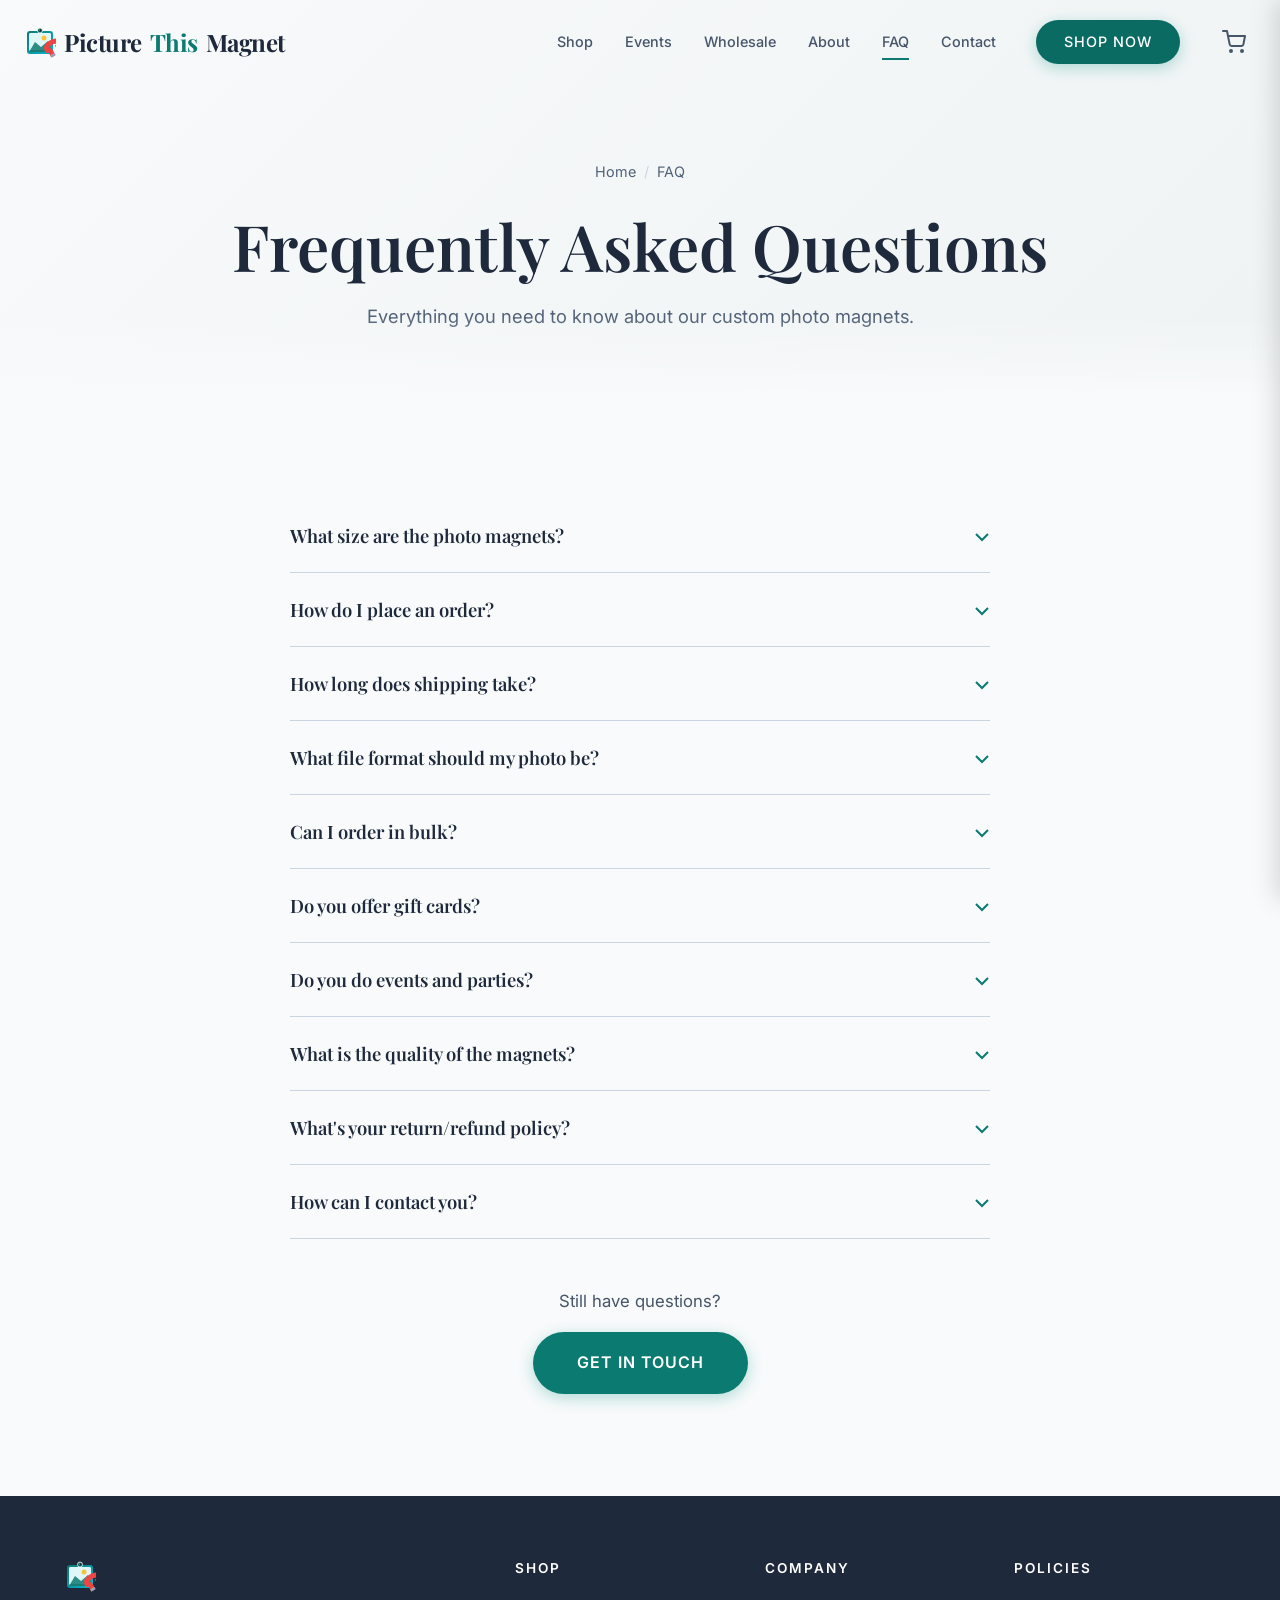
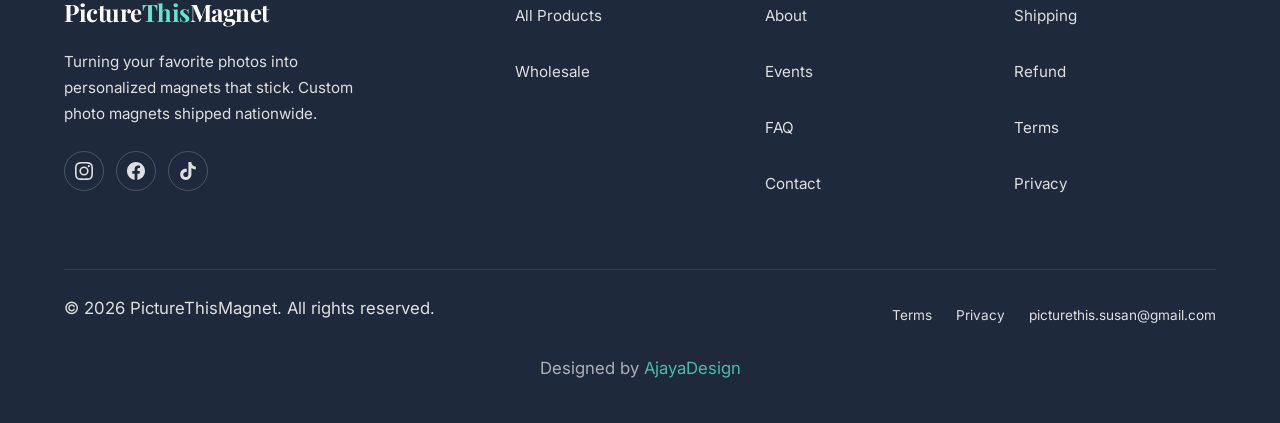
<file: faq/index.html>
<!DOCTYPE html>
<html lang="en">
<head>
  <meta charset="UTF-8">
  <meta name="viewport" content="width=device-width, initial-scale=1.0">
  <title>FAQ — PictureThisMagnet</title>
  <meta name="description" content="Frequently asked questions about PictureThisMagnet custom photo magnets. Learn about ordering, shipping, turnaround times, and more.">
  <meta name="theme-color" content="#0D9488">
  <link rel="icon" href="/favicon.ico" sizes="48x48">
  <link rel="icon" href="/assets/images/favicon.svg" type="image/svg+xml">
  <link rel="apple-touch-icon" href="/assets/images/apple-touch-icon.png">
  <link rel="manifest" href="/site.webmanifest">
  <link rel="canonical" href="https://picturethismagnet.github.io/faq/">

  <meta property="og:type" content="website">
  <meta property="og:title" content="FAQ — PictureThisMagnet">
  <meta property="og:description" content="Common questions about our custom photo magnets — ordering, shipping, events, and more.">
  <meta property="og:url" content="https://picturethismagnet.github.io/faq/">

  <link rel="preconnect" href="https://fonts.googleapis.com" crossorigin>
  <link rel="preconnect" href="https://fonts.gstatic.com" crossorigin>
  <link rel="stylesheet" href="https://fonts.googleapis.com/css2?family=Cormorant+Garamond:ital,wght@0,400;0,600;1,400&family=Inter:wght@400;500;600;700&family=Playfair+Display:ital,wght@0,400;0,600;0,700;1,400&display=swap" media="print" onload="this.media='all'">
  <noscript><link rel="stylesheet" href="https://fonts.googleapis.com/css2?family=Cormorant+Garamond:ital,wght@0,400;0,600;1,400&family=Inter:wght@400;500;600;700&family=Playfair+Display:ital,wght@0,400;0,600;0,700;1,400&display=swap"></noscript>

  <link rel="stylesheet" href="../assets/css/style.css">

  <script type="application/ld+json">
  {
    "@context": "https://schema.org",
    "@type": "FAQPage",
    "mainEntity": [
      {
        "@type": "Question",
        "name": "What size are the photo magnets?",
        "acceptedAnswer": { "@type": "Answer", "text": "Our standard photo magnets are 2×2 inches — the perfect size for fridges, lockers, and any magnetic surface." }
      },
      {
        "@type": "Question",
        "name": "How do I place an order?",
        "acceptedAnswer": { "@type": "Answer", "text": "Simply visit our Shop page, select your product, upload your photo, and complete checkout through our secure Shopify store." }
      },
      {
        "@type": "Question",
        "name": "How long does shipping take?",
        "acceptedAnswer": { "@type": "Answer", "text": "Standard orders ship within 3-5 business days. Rush options are available — contact us for details." }
      },
      {
        "@type": "Question",
        "name": "What file format should my photo be?",
        "acceptedAnswer": { "@type": "Answer", "text": "We accept JPEG, PNG, and HEIC files. For the best print quality, use a high-resolution image (at least 300 DPI)." }
      },
      {
        "@type": "Question",
        "name": "Can I order in bulk?",
        "acceptedAnswer": { "@type": "Answer", "text": "Yes! We offer bulk pricing starting at sets of 9. Visit our Wholesale page for volume discounts on larger orders." }
      }
    ]
  }
  </script>
</head>
<body>
  <a href="#main-content" class="skip-link">Skip to main content</a>

  <nav class="navbar scrolled" role="navigation" aria-label="Main navigation">
    <div class="container">
      <a href="/" class="nav-logo" aria-label="PictureThisMagnet Home"><img src="/assets/images/favicon.svg" alt="" width="32" height="32" class="nav-logo-img">Picture<span>This</span>Magnet</a>
      <div class="nav-links" id="nav-links">
        <a href="/shop/">Shop</a>
        <a href="/events/">Events</a>
        <a href="/wholesale/">Wholesale</a>
        <a href="/about/">About</a>
        <a href="/faq/" class="active">FAQ</a>
        <a href="/contact/">Contact</a>
        <a href="/shop/" class="btn btn-primary btn-sm nav-cta">Shop Now</a>
        <button class="cart-toggle" aria-label="Open cart"><svg width="24" height="24" fill="none" stroke="currentColor" stroke-width="2" stroke-linecap="round" stroke-linejoin="round"><circle cx="9" cy="21" r="1"/><circle cx="20" cy="21" r="1"/><path d="M1 1h4l2.68 13.39a2 2 0 0 0 2 1.61h9.72a2 2 0 0 0 2-1.61L23 6H6"/></svg><span class="cart-count cart-badge" aria-live="polite"></span></button>
      </div>
      <button class="nav-toggle" id="nav-toggle" aria-label="Toggle navigation" aria-expanded="false" aria-controls="nav-links"><span></span><span></span><span></span></button>
    </div>
    <div class="nav-overlay" id="nav-overlay"></div>
  </nav>

  <main id="main-content">
    <header class="page-header">
      <div class="container">
        <nav class="breadcrumb" aria-label="Breadcrumb">
          <a href="/">Home</a><span class="separator" aria-hidden="true">/</span><span aria-current="page">FAQ</span>
        </nav>
        <h1>Frequently Asked Questions</h1>
        <p>Everything you need to know about our custom photo magnets.</p>
      </div>
    </header>

    <section class="faq-section">
      <div class="container" style="max-width:800px;">
        <div class="faq-list">
          <div class="faq-item">
            <button class="faq-question" aria-expanded="false">
              <span>What size are the photo magnets?</span>
              <svg class="faq-chevron" width="20" height="20" fill="none" stroke="currentColor" stroke-width="2"><polyline points="6 9 12 15 18 9"/></svg>
            </button>
            <div class="faq-answer" role="region">
              <p>Our standard photo magnets are 2×2 inches — the perfect size for fridges, lockers, filing cabinets, and any magnetic surface. They're compact enough to collect and large enough to show off your favorite photos.</p>
            </div>
          </div>

          <div class="faq-item">
            <button class="faq-question" aria-expanded="false">
              <span>How do I place an order?</span>
              <svg class="faq-chevron" width="20" height="20" fill="none" stroke="currentColor" stroke-width="2"><polyline points="6 9 12 15 18 9"/></svg>
            </button>
            <div class="faq-answer" role="region">
              <p>Visit our <a href="/shop/">Shop</a> page, choose your product (single magnets, bulk sets, or gift cards), upload your photo during checkout, and complete your purchase. It's that simple! If you need help, reach out through our <a href="/contact/">Contact</a> page.</p>
            </div>
          </div>

          <div class="faq-item">
            <button class="faq-question" aria-expanded="false">
              <span>How long does shipping take?</span>
              <svg class="faq-chevron" width="20" height="20" fill="none" stroke="currentColor" stroke-width="2"><polyline points="6 9 12 15 18 9"/></svg>
            </button>
            <div class="faq-answer" role="region">
              <p>Standard orders are processed and shipped within 3–5 business days. Delivery typically takes 3–7 business days depending on your location. Need it faster? <a href="/contact/">Contact us</a> about rush options.</p>
            </div>
          </div>

          <div class="faq-item">
            <button class="faq-question" aria-expanded="false">
              <span>What file format should my photo be?</span>
              <svg class="faq-chevron" width="20" height="20" fill="none" stroke="currentColor" stroke-width="2"><polyline points="6 9 12 15 18 9"/></svg>
            </button>
            <div class="faq-answer" role="region">
              <p>We accept JPEG, PNG, and HEIC file formats. For the best print quality, use a high-resolution image (at least 300 DPI). Square or near-square images work best since our magnets are 2×2 inches. We'll crop your image to fit if needed.</p>
            </div>
          </div>

          <div class="faq-item">
            <button class="faq-question" aria-expanded="false">
              <span>Can I order in bulk?</span>
              <svg class="faq-chevron" width="20" height="20" fill="none" stroke="currentColor" stroke-width="2"><polyline points="6 9 12 15 18 9"/></svg>
            </button>
            <div class="faq-answer" role="region">
              <p>Absolutely! Our "Bulk 1 Image" product lets you order sets of 9 to 99 magnets of the same photo at a discounted per-magnet price. For even larger orders, visit our <a href="/wholesale/">Wholesale</a> page or <a href="/contact/">contact us</a> for custom pricing.</p>
            </div>
          </div>

          <div class="faq-item">
            <button class="faq-question" aria-expanded="false">
              <span>Do you offer gift cards?</span>
              <svg class="faq-chevron" width="20" height="20" fill="none" stroke="currentColor" stroke-width="2"><polyline points="6 9 12 15 18 9"/></svg>
            </button>
            <div class="faq-answer" role="region">
              <p>Yes! Our digital gift cards start at $10 and make the perfect gift for anyone who loves personalized keepsakes. Gift cards are delivered instantly via email and never expire.</p>
            </div>
          </div>

          <div class="faq-item">
            <button class="faq-question" aria-expanded="false">
              <span>Do you do events and parties?</span>
              <svg class="faq-chevron" width="20" height="20" fill="none" stroke="currentColor" stroke-width="2"><polyline points="6 9 12 15 18 9"/></svg>
            </button>
            <div class="faq-answer" role="region">
              <p>We do! We offer on-site photo magnet stations for weddings, birthdays, corporate events, and more. Check out our <a href="/events/">Events</a> page for packages starting at $450, or <a href="/contact/">contact us</a> for a custom quote.</p>
            </div>
          </div>

          <div class="faq-item">
            <button class="faq-question" aria-expanded="false">
              <span>What is the quality of the magnets?</span>
              <svg class="faq-chevron" width="20" height="20" fill="none" stroke="currentColor" stroke-width="2"><polyline points="6 9 12 15 18 9"/></svg>
            </button>
            <div class="faq-answer" role="region">
              <p>Our magnets are printed on premium, UV-resistant material with a protective coating that resists scratches and fading. The magnetic backing is strong enough to hold on any standard fridge or magnetic surface.</p>
            </div>
          </div>

          <div class="faq-item">
            <button class="faq-question" aria-expanded="false">
              <span>What's your return/refund policy?</span>
              <svg class="faq-chevron" width="20" height="20" fill="none" stroke="currentColor" stroke-width="2"><polyline points="6 9 12 15 18 9"/></svg>
            </button>
            <div class="faq-answer" role="region">
              <p>Because each magnet is custom-made with your photos, we can't accept returns on personalized items. However, if there's a quality issue, we'll make it right. Please see our <a href="/policies/refund/">Refund Policy</a> for full details.</p>
            </div>
          </div>

          <div class="faq-item">
            <button class="faq-question" aria-expanded="false">
              <span>How can I contact you?</span>
              <svg class="faq-chevron" width="20" height="20" fill="none" stroke="currentColor" stroke-width="2"><polyline points="6 9 12 15 18 9"/></svg>
            </button>
            <div class="faq-answer" role="region">
              <p>You can reach us anytime at <a href="mailto:picturethis.susan@gmail.com">picturethis.susan@gmail.com</a> or through our <a href="/contact/">Contact page</a>. We also respond to DMs on Instagram and Facebook. We typically reply within 24 hours.</p>
            </div>
          </div>
        </div>

        <div class="text-center" style="margin-top:3rem;">
          <p>Still have questions?</p>
          <a href="/contact/" class="btn btn-primary btn-lg">Get in Touch</a>
        </div>
      </div>
    </section>
  </main>

  <footer class="footer" role="contentinfo">
    <div class="container">
      <div class="footer-grid">
        <div class="footer-brand">
          <a href="/" class="nav-logo"><img src="/assets/images/favicon.svg" alt="" width="32" height="32" class="nav-logo-img">Picture<span>This</span>Magnet</a>
          <p>Turning your favorite photos into personalized magnets that stick. Custom photo magnets shipped nationwide.</p>
          <div class="footer-social">
            <a href="https://www.instagram.com/picturethismagnet" target="_blank" rel="noopener noreferrer" aria-label="Instagram"><svg width="18" height="18" fill="currentColor" viewBox="0 0 24 24"><path d="M12 2.163c3.204 0 3.584.012 4.85.07 3.252.148 4.771 1.691 4.919 4.919.058 1.265.069 1.645.069 4.849 0 3.205-.012 3.584-.069 4.849-.149 3.225-1.664 4.771-4.919 4.919-1.266.058-1.644.07-4.85.07-3.204 0-3.584-.012-4.849-.07-3.26-.149-4.771-1.699-4.919-4.92-.058-1.265-.07-1.644-.07-4.849 0-3.204.013-3.583.07-4.849.149-3.227 1.664-4.771 4.919-4.919 1.266-.057 1.645-.069 4.849-.069zM12 0C8.741 0 8.333.014 7.053.072 2.695.272.273 2.69.073 7.052.014 8.333 0 8.741 0 12c0 3.259.014 3.668.072 4.948.2 4.358 2.618 6.78 6.98 6.98C8.333 23.986 8.741 24 12 24c3.259 0 3.668-.014 4.948-.072 4.354-.2 6.782-2.618 6.979-6.98.059-1.28.073-1.689.073-4.948 0-3.259-.014-3.667-.072-4.947-.196-4.354-2.617-6.78-6.979-6.98C15.668.014 15.259 0 12 0zm0 5.838a6.162 6.162 0 1 0 0 12.324 6.162 6.162 0 0 0 0-12.324zM12 16a4 4 0 1 1 0-8 4 4 0 0 1 0 8zm6.406-11.845a1.44 1.44 0 1 0 0 2.881 1.44 1.44 0 0 0 0-2.881z"/></svg></a>
            <a href="https://www.facebook.com/picturethismagnet" target="_blank" rel="noopener noreferrer" aria-label="Facebook"><svg width="18" height="18" fill="currentColor" viewBox="0 0 24 24"><path d="M24 12.073c0-6.627-5.373-12-12-12s-12 5.373-12 12c0 5.99 4.388 10.954 10.125 11.854v-8.385H7.078v-3.47h3.047V9.43c0-3.007 1.792-4.669 4.533-4.669 1.312 0 2.686.235 2.686.235v2.953H15.83c-1.491 0-1.956.925-1.956 1.874v2.25h3.328l-.532 3.47h-2.796v8.385C19.612 23.027 24 18.062 24 12.073z"/></svg></a>
            <a href="https://www.tiktok.com/@picturethismagnet" target="_blank" rel="noopener noreferrer" aria-label="TikTok"><svg width="18" height="18" fill="currentColor" viewBox="0 0 24 24"><path d="M12.525.02c1.31-.02 2.61-.01 3.91-.02.08 1.53.63 3.09 1.75 4.17 1.12 1.11 2.7 1.62 4.24 1.79v4.03c-1.44-.05-2.89-.35-4.2-.97-.57-.26-1.1-.59-1.62-.93-.01 2.92.01 5.84-.02 8.75-.08 1.4-.54 2.79-1.35 3.94-1.31 1.92-3.58 3.17-5.91 3.21-1.43.08-2.86-.31-4.08-1.03-2.02-1.19-3.44-3.37-3.65-5.71-.02-.5-.03-1-.01-1.49.18-1.9 1.12-3.72 2.58-4.96 1.66-1.44 3.98-2.13 6.15-1.72.02 1.48-.04 2.96-.04 4.44-.99-.32-2.15-.23-3.02.37-.63.41-1.11 1.04-1.36 1.75-.21.51-.15 1.07-.14 1.61.24 1.64 1.82 3.02 3.5 2.87 1.12-.01 2.19-.66 2.77-1.61.19-.33.4-.67.41-1.06.1-1.79.06-3.57.07-5.36.01-4.03-.01-8.05.02-12.07z"/></svg></a>
          </div>
        </div>
        <div class="footer-col"><h4>Shop</h4><ul><li><a href="/shop/">All Products</a></li><li><a href="/wholesale/">Wholesale</a></li></ul></div>
        <div class="footer-col"><h4>Company</h4><ul><li><a href="/about/">About</a></li><li><a href="/events/">Events</a></li><li><a href="/faq/">FAQ</a></li><li><a href="/contact/">Contact</a></li></ul></div>
        <div class="footer-col"><h4>Policies</h4><ul><li><a href="/policies/shipping/">Shipping</a></li><li><a href="/policies/refund/">Refund</a></li><li><a href="/policies/terms/">Terms</a></li><li><a href="/policies/privacy/">Privacy</a></li></ul></div>
      </div>
      <div class="footer-bottom">
        <p>&copy; 2026 PictureThisMagnet. All rights reserved.</p>
        <div class="footer-bottom-links"><a href="/policies/terms/">Terms</a><a href="/policies/privacy/">Privacy</a><a href="mailto:picturethis.susan@gmail.com">picturethis.susan@gmail.com</a></div>
      </div>
      <div class="footer-credit"><p>Designed by <a href="https://ajayadesign.github.io" target="_blank" rel="noopener noreferrer">AjayaDesign</a></p></div>
    </div>
  </footer>

  <button class="back-to-top" aria-label="Back to top"><svg width="20" height="20" fill="none" stroke="currentColor" stroke-width="2.5" stroke-linecap="round" stroke-linejoin="round"><polyline points="5 15 10 10 15 15"/></svg></button>

  <div id="cart-overlay"></div>
  <aside id="cart-drawer" aria-label="Shopping cart" role="dialog" aria-modal="true">
    <div class="cart-drawer-header"><h3>Your Cart</h3><button class="cart-close" aria-label="Close cart"><svg width="20" height="20" fill="none" stroke="currentColor" stroke-width="2"><line x1="4" y1="4" x2="16" y2="16"/><line x1="16" y1="4" x2="4" y2="16"/></svg></button></div>
    <div id="cart-items"></div>
    <div id="cart-empty"><svg width="48" height="48" fill="none" stroke="currentColor" stroke-width="1.5"><circle cx="17" cy="41" r="2"/><circle cx="37" cy="41" r="2"/><path d="M3 3h6l4.5 22.5a3 3 0 0 0 3 2.5h15a3 3 0 0 0 3-2.5L42 12H12"/></svg><p>Your cart is empty</p><a href="/shop/" class="btn btn-primary btn-sm">Start Shopping</a></div>
    <div id="cart-footer"><div class="cart-subtotal-row"><span class="cart-subtotal-label">Subtotal</span><span id="cart-subtotal">$0.00</span></div><p class="cart-note">Shipping &amp; taxes calculated at checkout</p><a id="cart-checkout-btn" href="#">Checkout</a></div>
  </aside>

  <script src="../assets/js/main.js" defer></script>
  <script src="../assets/js/shopify-cart.js" defer></script>
</body>
</html>
</file>
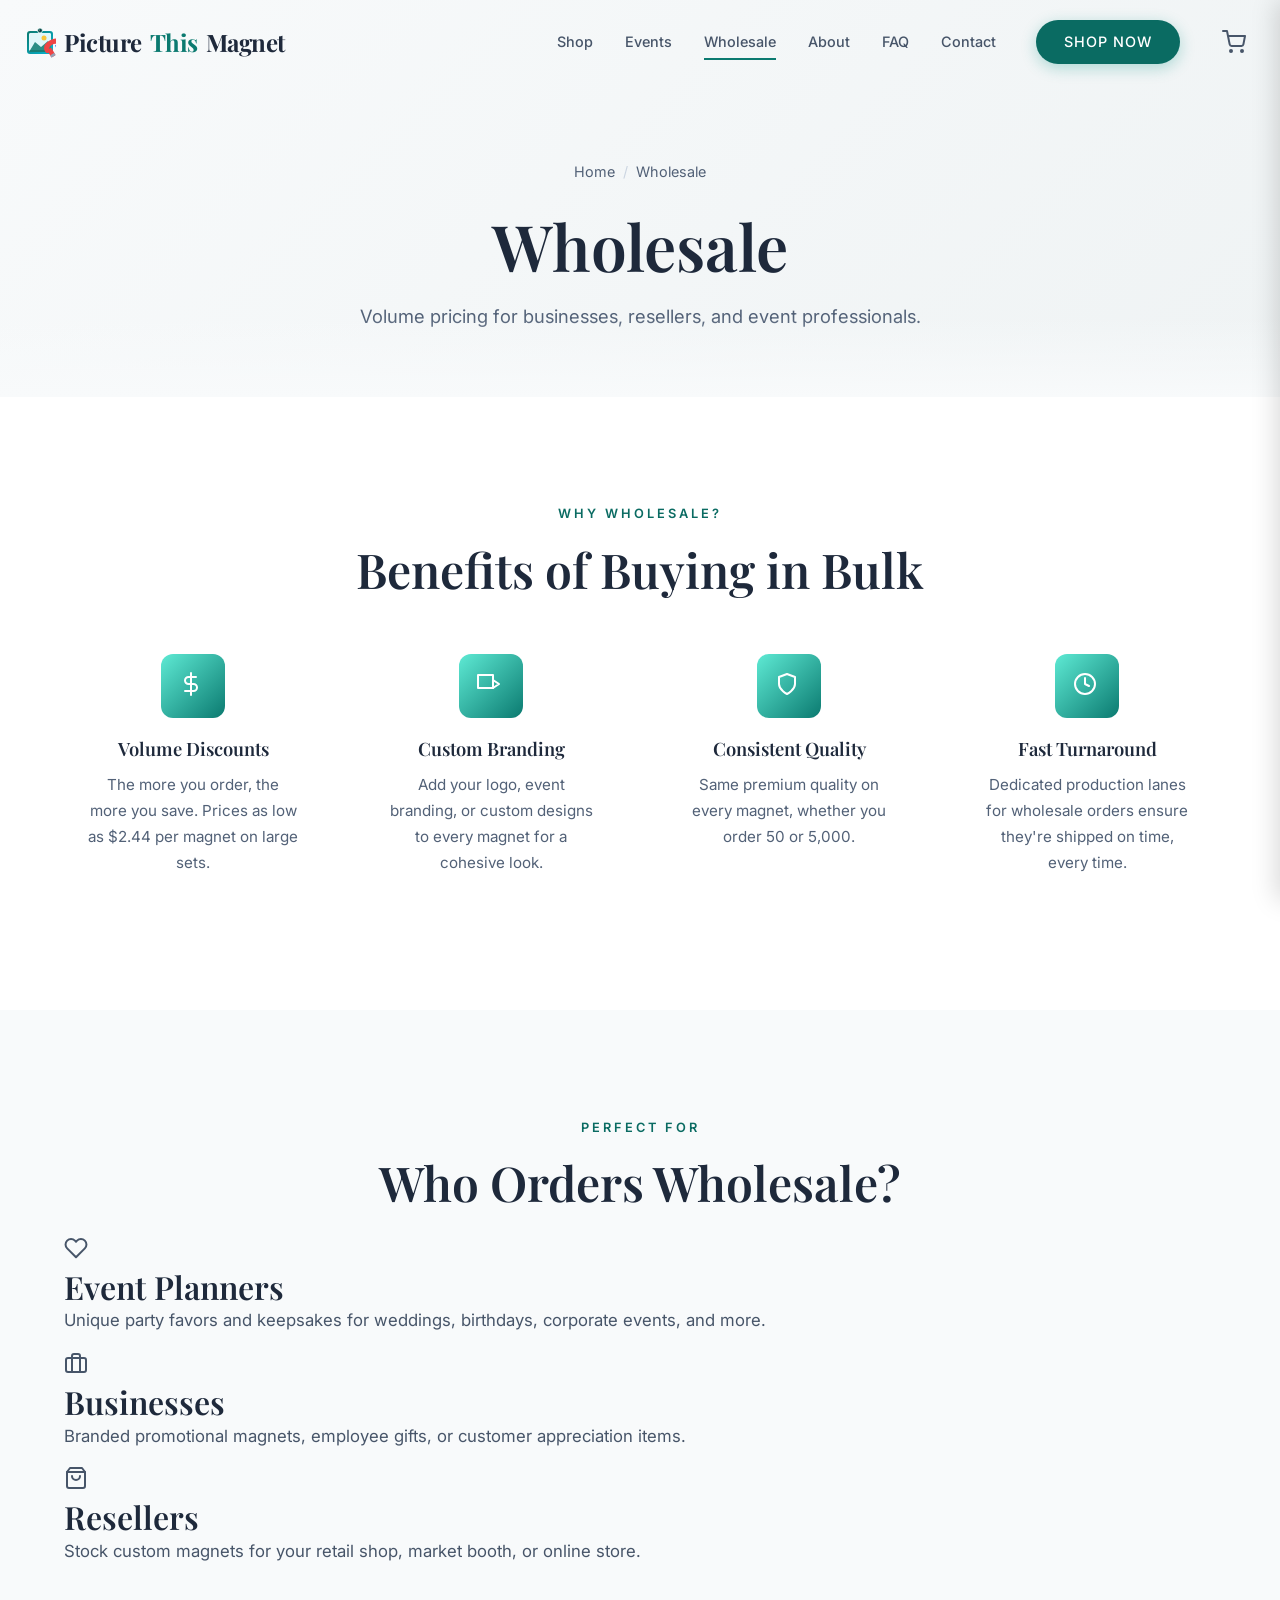
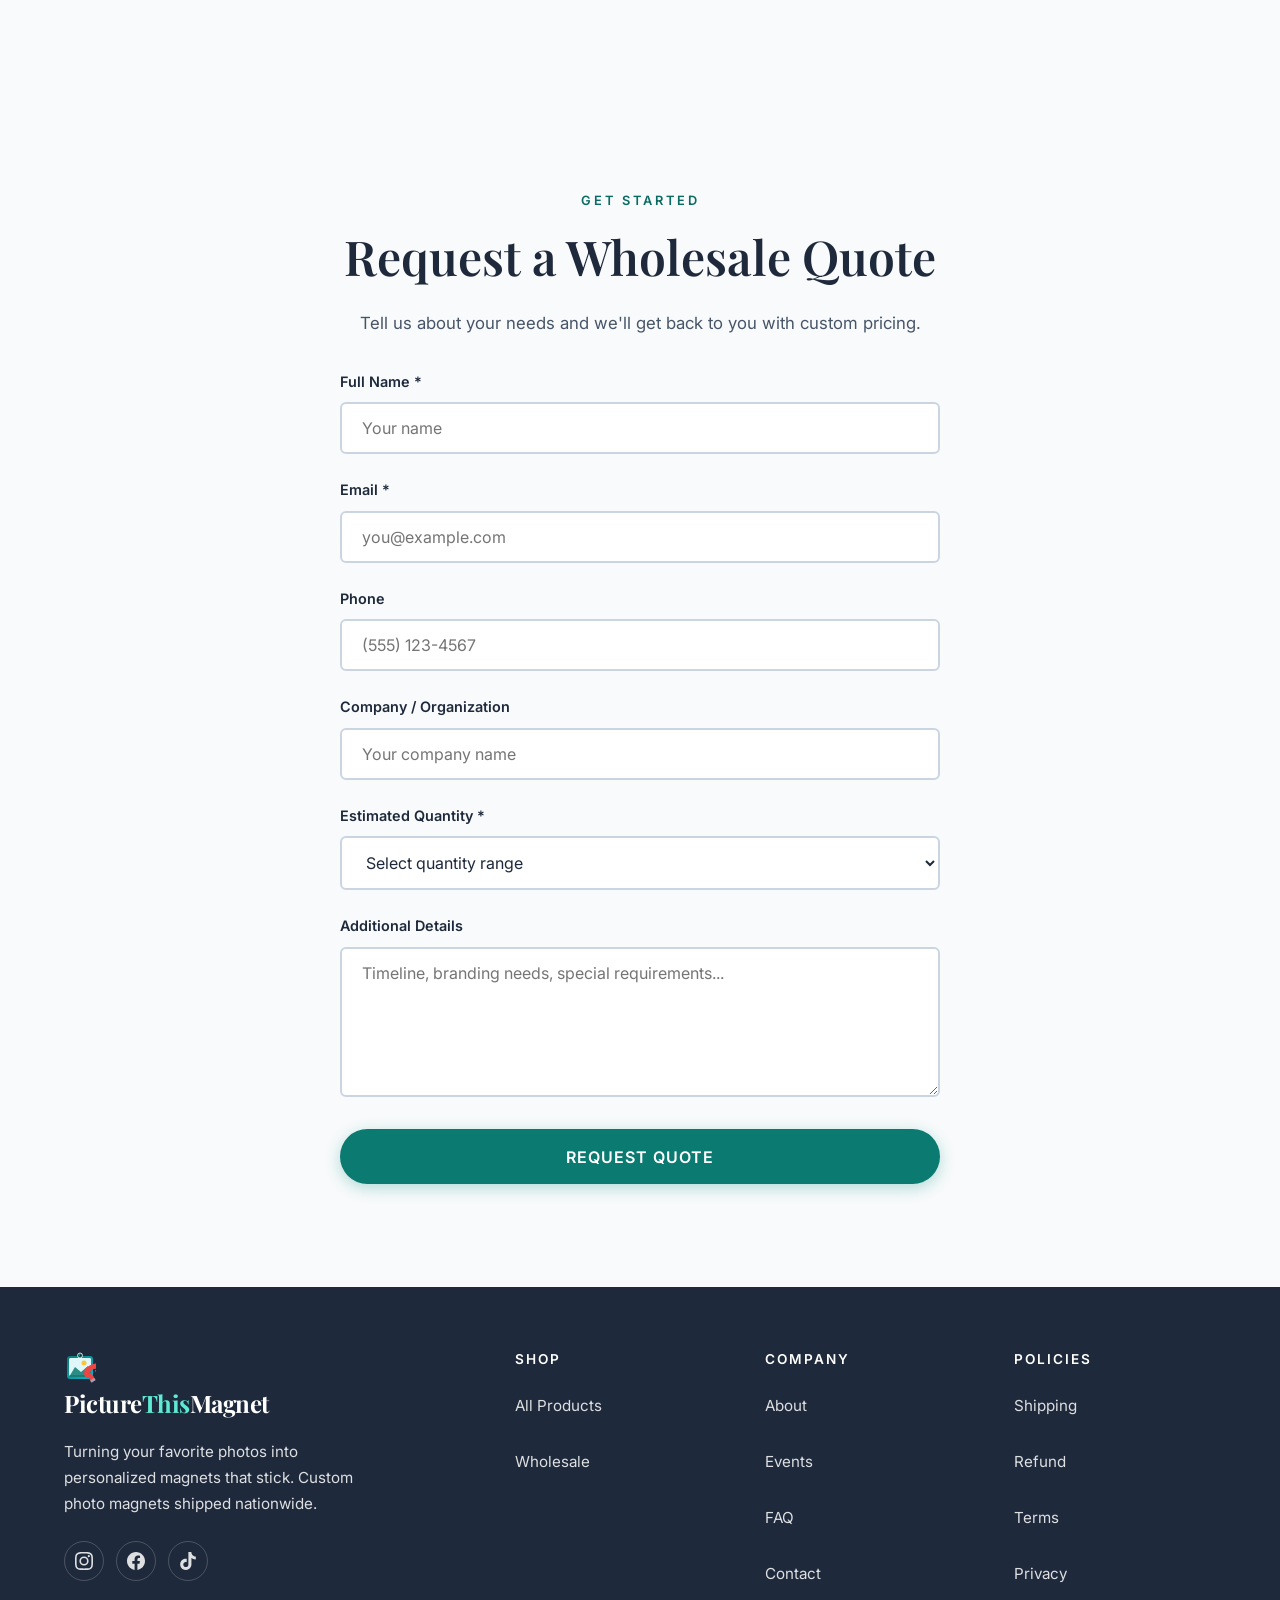
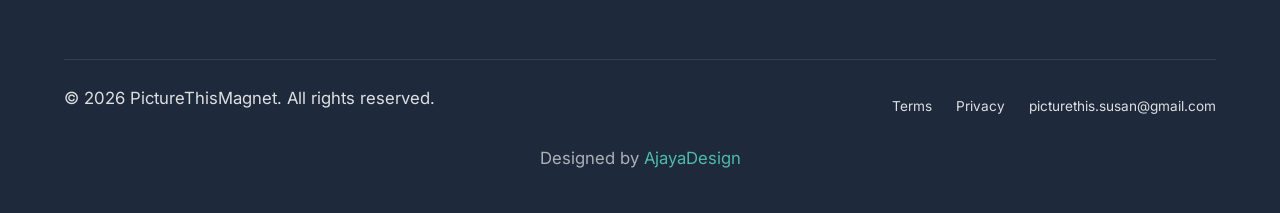
<file: wholesale/index.html>
<!DOCTYPE html>
<html lang="en">
<head>
  <meta charset="UTF-8">
  <meta name="viewport" content="width=device-width, initial-scale=1.0">
  <title>Wholesale — PictureThisMagnet</title>
  <meta name="description" content="Wholesale custom photo magnets for businesses, resellers, and event planners. Volume discounts available. Contact PictureThisMagnet for bulk pricing.">
  <meta name="theme-color" content="#0D9488">
  <link rel="icon" href="/favicon.ico" sizes="48x48">
  <link rel="icon" href="/assets/images/favicon.svg" type="image/svg+xml">
  <link rel="apple-touch-icon" href="/assets/images/apple-touch-icon.png">
  <link rel="manifest" href="/site.webmanifest">
  <link rel="canonical" href="https://picturethismagnet.github.io/wholesale/">

  <meta property="og:type" content="website">
  <meta property="og:title" content="Wholesale — PictureThisMagnet">
  <meta property="og:description" content="Bulk custom photo magnets for businesses, resellers, and event planners.">
  <meta property="og:url" content="https://picturethismagnet.github.io/wholesale/">

  <link rel="preconnect" href="https://fonts.googleapis.com" crossorigin>
  <link rel="preconnect" href="https://fonts.gstatic.com" crossorigin>
  <link rel="stylesheet" href="https://fonts.googleapis.com/css2?family=Cormorant+Garamond:ital,wght@0,400;0,600;1,400&family=Inter:wght@400;500;600;700&family=Playfair+Display:ital,wght@0,400;0,600;0,700;1,400&display=swap" media="print" onload="this.media='all'">
  <noscript><link rel="stylesheet" href="https://fonts.googleapis.com/css2?family=Cormorant+Garamond:ital,wght@0,400;0,600;1,400&family=Inter:wght@400;500;600;700&family=Playfair+Display:ital,wght@0,400;0,600;0,700;1,400&display=swap"></noscript>

  <link rel="stylesheet" href="../assets/css/style.css">
</head>
<body>
  <a href="#main-content" class="skip-link">Skip to main content</a>

  <nav class="navbar scrolled" role="navigation" aria-label="Main navigation">
    <div class="container">
      <a href="/" class="nav-logo" aria-label="PictureThisMagnet Home"><img src="/assets/images/favicon.svg" alt="" width="32" height="32" class="nav-logo-img">Picture<span>This</span>Magnet</a>
      <div class="nav-links" id="nav-links">
        <a href="/shop/">Shop</a>
        <a href="/events/">Events</a>
        <a href="/wholesale/" class="active">Wholesale</a>
        <a href="/about/">About</a>
        <a href="/faq/">FAQ</a>
        <a href="/contact/">Contact</a>
        <a href="/shop/" class="btn btn-primary btn-sm nav-cta">Shop Now</a>
        <button class="cart-toggle" aria-label="Open cart"><svg width="24" height="24" fill="none" stroke="currentColor" stroke-width="2" stroke-linecap="round" stroke-linejoin="round"><circle cx="9" cy="21" r="1"/><circle cx="20" cy="21" r="1"/><path d="M1 1h4l2.68 13.39a2 2 0 0 0 2 1.61h9.72a2 2 0 0 0 2-1.61L23 6H6"/></svg><span class="cart-count cart-badge" aria-live="polite"></span></button>
      </div>
      <button class="nav-toggle" id="nav-toggle" aria-label="Toggle navigation" aria-expanded="false" aria-controls="nav-links"><span></span><span></span><span></span></button>
    </div>
    <div class="nav-overlay" id="nav-overlay"></div>
  </nav>

  <main id="main-content">
    <header class="page-header">
      <div class="container">
        <nav class="breadcrumb" aria-label="Breadcrumb">
          <a href="/">Home</a><span class="separator" aria-hidden="true">/</span><span aria-current="page">Wholesale</span>
        </nav>
        <h1>Wholesale</h1>
        <p>Volume pricing for businesses, resellers, and event professionals.</p>
      </div>
    </header>

    <!-- Benefits -->
    <section class="features">
      <div class="container">
        <div class="text-center fade-in">
          <span class="section-label">Why Wholesale?</span>
          <h2 class="section-title">Benefits of Buying in Bulk</h2>
        </div>
        <div class="features-grid stagger-children">
          <div class="feature-item">
            <div class="feature-icon">
              <svg width="28" height="28" fill="none" stroke="currentColor" stroke-width="2" stroke-linecap="round" stroke-linejoin="round"><line x1="12" y1="1" x2="12" y2="23"/><path d="M17 5H9.5a3.5 3.5 0 0 0 0 7h5a3.5 3.5 0 0 1 0 7H6"/></svg>
            </div>
            <h3 class="feature-title">Volume Discounts</h3>
            <p>The more you order, the more you save. Prices as low as $2.44 per magnet on large sets.</p>
          </div>
          <div class="feature-item">
            <div class="feature-icon">
              <svg width="28" height="28" fill="none" stroke="currentColor" stroke-width="2" stroke-linecap="round" stroke-linejoin="round"><rect x="1" y="3" width="15" height="13"/><polygon points="16 8 22 12 16 16 16 8"/></svg>
            </div>
            <h3 class="feature-title">Custom Branding</h3>
            <p>Add your logo, event branding, or custom designs to every magnet for a cohesive look.</p>
          </div>
          <div class="feature-item">
            <div class="feature-icon">
              <svg width="28" height="28" fill="none" stroke="currentColor" stroke-width="2" stroke-linecap="round" stroke-linejoin="round"><path d="M12 22s8-4 8-10V5l-8-3-8 3v7c0 6 8 10 8 10z"/></svg>
            </div>
            <h3 class="feature-title">Consistent Quality</h3>
            <p>Same premium quality on every magnet, whether you order 50 or 5,000.</p>
          </div>
          <div class="feature-item">
            <div class="feature-icon">
              <svg width="28" height="28" fill="none" stroke="currentColor" stroke-width="2" stroke-linecap="round" stroke-linejoin="round"><circle cx="12" cy="12" r="10"/><polyline points="12 6 12 12 16 14"/></svg>
            </div>
            <h3 class="feature-title">Fast Turnaround</h3>
            <p>Dedicated production lanes for wholesale orders ensure they're shipped on time, every time.</p>
          </div>
        </div>
      </div>
    </section>

    <!-- Perfect For -->
    <section class="how-it-works">
      <div class="container">
        <div class="text-center fade-in">
          <span class="section-label">Perfect For</span>
          <h2 class="section-title">Who Orders Wholesale?</h2>
        </div>
        <div class="steps-grid stagger-children">
          <div class="step-item">
            <div class="step-number">
              <svg width="24" height="24" fill="none" stroke="currentColor" stroke-width="2" stroke-linecap="round" stroke-linejoin="round"><path d="M20.84 4.61a5.5 5.5 0 0 0-7.78 0L12 5.67l-1.06-1.06a5.5 5.5 0 0 0-7.78 7.78L12 21.23l8.84-8.84a5.5 5.5 0 0 0 0-7.78z"/></svg>
            </div>
            <h3 class="step-title">Event Planners</h3>
            <p>Unique party favors and keepsakes for weddings, birthdays, corporate events, and more.</p>
          </div>
          <div class="step-item">
            <div class="step-number">
              <svg width="24" height="24" fill="none" stroke="currentColor" stroke-width="2" stroke-linecap="round" stroke-linejoin="round"><rect x="2" y="7" width="20" height="14" rx="2" ry="2"/><path d="M16 21V5a2 2 0 0 0-2-2h-4a2 2 0 0 0-2 2v16"/></svg>
            </div>
            <h3 class="step-title">Businesses</h3>
            <p>Branded promotional magnets, employee gifts, or customer appreciation items.</p>
          </div>
          <div class="step-item">
            <div class="step-number">
              <svg width="24" height="24" fill="none" stroke="currentColor" stroke-width="2" stroke-linecap="round" stroke-linejoin="round"><path d="M6 2L3 6v14a2 2 0 0 0 2 2h14a2 2 0 0 0 2-2V6l-3-4z"/><line x1="3" y1="6" x2="21" y2="6"/><path d="M16 10a4 4 0 0 1-8 0"/></svg>
            </div>
            <h3 class="step-title">Resellers</h3>
            <p>Stock custom magnets for your retail shop, market booth, or online store.</p>
          </div>
        </div>
      </div>
    </section>

    <!-- Wholesale Form -->
    <section class="contact-section" id="wholesale-form">
      <div class="container" style="max-width:720px;">
        <div class="text-center fade-in" style="margin-bottom:2rem;">
          <span class="section-label">Get Started</span>
          <h2 class="section-title">Request a Wholesale Quote</h2>
          <p>Tell us about your needs and we'll get back to you with custom pricing.</p>
        </div>
        <div class="contact-form-wrapper fade-in">
          <form action="https://formsubmit.co/picturethis.susan@gmail.com" method="POST" class="contact-form">
            <input type="text" name="_honey" style="display:none" tabindex="-1" autocomplete="off">
            <input type="hidden" name="_subject" value="New Wholesale Inquiry — PictureThisMagnet">
            <input type="hidden" name="_next" value="https://picturethismagnet.github.io/wholesale/?thanks=1">
            <input type="hidden" name="_captcha" value="false">

            <div class="form-group">
              <label for="w-name">Full Name <span aria-hidden="true">*</span></label>
              <input type="text" id="w-name" name="name" required placeholder="Your name" autocomplete="name">
            </div>

            <div class="form-group">
              <label for="w-email">Email <span aria-hidden="true">*</span></label>
              <input type="email" id="w-email" name="email" required placeholder="you@example.com" autocomplete="email">
            </div>

            <div class="form-group">
              <label for="w-phone">Phone</label>
              <input type="tel" id="w-phone" name="phone" placeholder="(555) 123-4567" autocomplete="tel">
            </div>

            <div class="form-group">
              <label for="w-company">Company / Organization</label>
              <input type="text" id="w-company" name="company" placeholder="Your company name" autocomplete="organization">
            </div>

            <div class="form-group">
              <label for="w-quantity">Estimated Quantity <span aria-hidden="true">*</span></label>
              <select id="w-quantity" name="quantity" required>
                <option value="" disabled selected>Select quantity range</option>
                <option value="50-100">50 – 100 magnets</option>
                <option value="101-250">101 – 250 magnets</option>
                <option value="251-500">251 – 500 magnets</option>
                <option value="501-1000">501 – 1,000 magnets</option>
                <option value="1000+">1,000+ magnets</option>
              </select>
            </div>

            <div class="form-group">
              <label for="w-message">Additional Details</label>
              <textarea id="w-message" name="message" rows="4" placeholder="Timeline, branding needs, special requirements..."></textarea>
            </div>

            <button type="submit" class="btn btn-primary btn-lg" style="width:100%;">Request Quote</button>
          </form>
        </div>
      </div>
    </section>
  </main>

  <footer class="footer" role="contentinfo">
    <div class="container">
      <div class="footer-grid">
        <div class="footer-brand">
          <a href="/" class="nav-logo"><img src="/assets/images/favicon.svg" alt="" width="32" height="32" class="nav-logo-img">Picture<span>This</span>Magnet</a>
          <p>Turning your favorite photos into personalized magnets that stick. Custom photo magnets shipped nationwide.</p>
          <div class="footer-social">
            <a href="https://www.instagram.com/picturethismagnet" target="_blank" rel="noopener noreferrer" aria-label="Instagram"><svg width="18" height="18" fill="currentColor" viewBox="0 0 24 24"><path d="M12 2.163c3.204 0 3.584.012 4.85.07 3.252.148 4.771 1.691 4.919 4.919.058 1.265.069 1.645.069 4.849 0 3.205-.012 3.584-.069 4.849-.149 3.225-1.664 4.771-4.919 4.919-1.266.058-1.644.07-4.85.07-3.204 0-3.584-.012-4.849-.07-3.26-.149-4.771-1.699-4.919-4.92-.058-1.265-.07-1.644-.07-4.849 0-3.204.013-3.583.07-4.849.149-3.227 1.664-4.771 4.919-4.919 1.266-.057 1.645-.069 4.849-.069zM12 0C8.741 0 8.333.014 7.053.072 2.695.272.273 2.69.073 7.052.014 8.333 0 8.741 0 12c0 3.259.014 3.668.072 4.948.2 4.358 2.618 6.78 6.98 6.98C8.333 23.986 8.741 24 12 24c3.259 0 3.668-.014 4.948-.072 4.354-.2 6.782-2.618 6.979-6.98.059-1.28.073-1.689.073-4.948 0-3.259-.014-3.667-.072-4.947-.196-4.354-2.617-6.78-6.979-6.98C15.668.014 15.259 0 12 0zm0 5.838a6.162 6.162 0 1 0 0 12.324 6.162 6.162 0 0 0 0-12.324zM12 16a4 4 0 1 1 0-8 4 4 0 0 1 0 8zm6.406-11.845a1.44 1.44 0 1 0 0 2.881 1.44 1.44 0 0 0 0-2.881z"/></svg></a>
            <a href="https://www.facebook.com/picturethismagnet" target="_blank" rel="noopener noreferrer" aria-label="Facebook"><svg width="18" height="18" fill="currentColor" viewBox="0 0 24 24"><path d="M24 12.073c0-6.627-5.373-12-12-12s-12 5.373-12 12c0 5.99 4.388 10.954 10.125 11.854v-8.385H7.078v-3.47h3.047V9.43c0-3.007 1.792-4.669 4.533-4.669 1.312 0 2.686.235 2.686.235v2.953H15.83c-1.491 0-1.956.925-1.956 1.874v2.25h3.328l-.532 3.47h-2.796v8.385C19.612 23.027 24 18.062 24 12.073z"/></svg></a>
            <a href="https://www.tiktok.com/@picturethismagnet" target="_blank" rel="noopener noreferrer" aria-label="TikTok"><svg width="18" height="18" fill="currentColor" viewBox="0 0 24 24"><path d="M12.525.02c1.31-.02 2.61-.01 3.91-.02.08 1.53.63 3.09 1.75 4.17 1.12 1.11 2.7 1.62 4.24 1.79v4.03c-1.44-.05-2.89-.35-4.2-.97-.57-.26-1.1-.59-1.62-.93-.01 2.92.01 5.84-.02 8.75-.08 1.4-.54 2.79-1.35 3.94-1.31 1.92-3.58 3.17-5.91 3.21-1.43.08-2.86-.31-4.08-1.03-2.02-1.19-3.44-3.37-3.65-5.71-.02-.5-.03-1-.01-1.49.18-1.9 1.12-3.72 2.58-4.96 1.66-1.44 3.98-2.13 6.15-1.72.02 1.48-.04 2.96-.04 4.44-.99-.32-2.15-.23-3.02.37-.63.41-1.11 1.04-1.36 1.75-.21.51-.15 1.07-.14 1.61.24 1.64 1.82 3.02 3.5 2.87 1.12-.01 2.19-.66 2.77-1.61.19-.33.4-.67.41-1.06.1-1.79.06-3.57.07-5.36.01-4.03-.01-8.05.02-12.07z"/></svg></a>
          </div>
        </div>
        <div class="footer-col"><h4>Shop</h4><ul><li><a href="/shop/">All Products</a></li><li><a href="/wholesale/">Wholesale</a></li></ul></div>
        <div class="footer-col"><h4>Company</h4><ul><li><a href="/about/">About</a></li><li><a href="/events/">Events</a></li><li><a href="/faq/">FAQ</a></li><li><a href="/contact/">Contact</a></li></ul></div>
        <div class="footer-col"><h4>Policies</h4><ul><li><a href="/policies/shipping/">Shipping</a></li><li><a href="/policies/refund/">Refund</a></li><li><a href="/policies/terms/">Terms</a></li><li><a href="/policies/privacy/">Privacy</a></li></ul></div>
      </div>
      <div class="footer-bottom">
        <p>&copy; 2026 PictureThisMagnet. All rights reserved.</p>
        <div class="footer-bottom-links"><a href="/policies/terms/">Terms</a><a href="/policies/privacy/">Privacy</a><a href="mailto:picturethis.susan@gmail.com">picturethis.susan@gmail.com</a></div>
      </div>
      <div class="footer-credit"><p>Designed by <a href="https://ajayadesign.github.io" target="_blank" rel="noopener noreferrer">AjayaDesign</a></p></div>
    </div>
  </footer>

  <button class="back-to-top" aria-label="Back to top"><svg width="20" height="20" fill="none" stroke="currentColor" stroke-width="2.5" stroke-linecap="round" stroke-linejoin="round"><polyline points="5 15 10 10 15 15"/></svg></button>

  <div id="cart-overlay"></div>
  <aside id="cart-drawer" aria-label="Shopping cart" role="dialog" aria-modal="true">
    <div class="cart-drawer-header"><h3>Your Cart</h3><button class="cart-close" aria-label="Close cart"><svg width="20" height="20" fill="none" stroke="currentColor" stroke-width="2"><line x1="4" y1="4" x2="16" y2="16"/><line x1="16" y1="4" x2="4" y2="16"/></svg></button></div>
    <div id="cart-items"></div>
    <div id="cart-empty"><svg width="48" height="48" fill="none" stroke="currentColor" stroke-width="1.5"><circle cx="17" cy="41" r="2"/><circle cx="37" cy="41" r="2"/><path d="M3 3h6l4.5 22.5a3 3 0 0 0 3 2.5h15a3 3 0 0 0 3-2.5L42 12H12"/></svg><p>Your cart is empty</p><a href="/shop/" class="btn btn-primary btn-sm">Start Shopping</a></div>
    <div id="cart-footer"><div class="cart-subtotal-row"><span class="cart-subtotal-label">Subtotal</span><span id="cart-subtotal">$0.00</span></div><p class="cart-note">Shipping &amp; taxes calculated at checkout</p><a id="cart-checkout-btn" href="#">Checkout</a></div>
  </aside>

  <script src="../assets/js/main.js" defer></script>
  <script src="../assets/js/shopify-cart.js" defer></script>
</body>
</html>
</file>
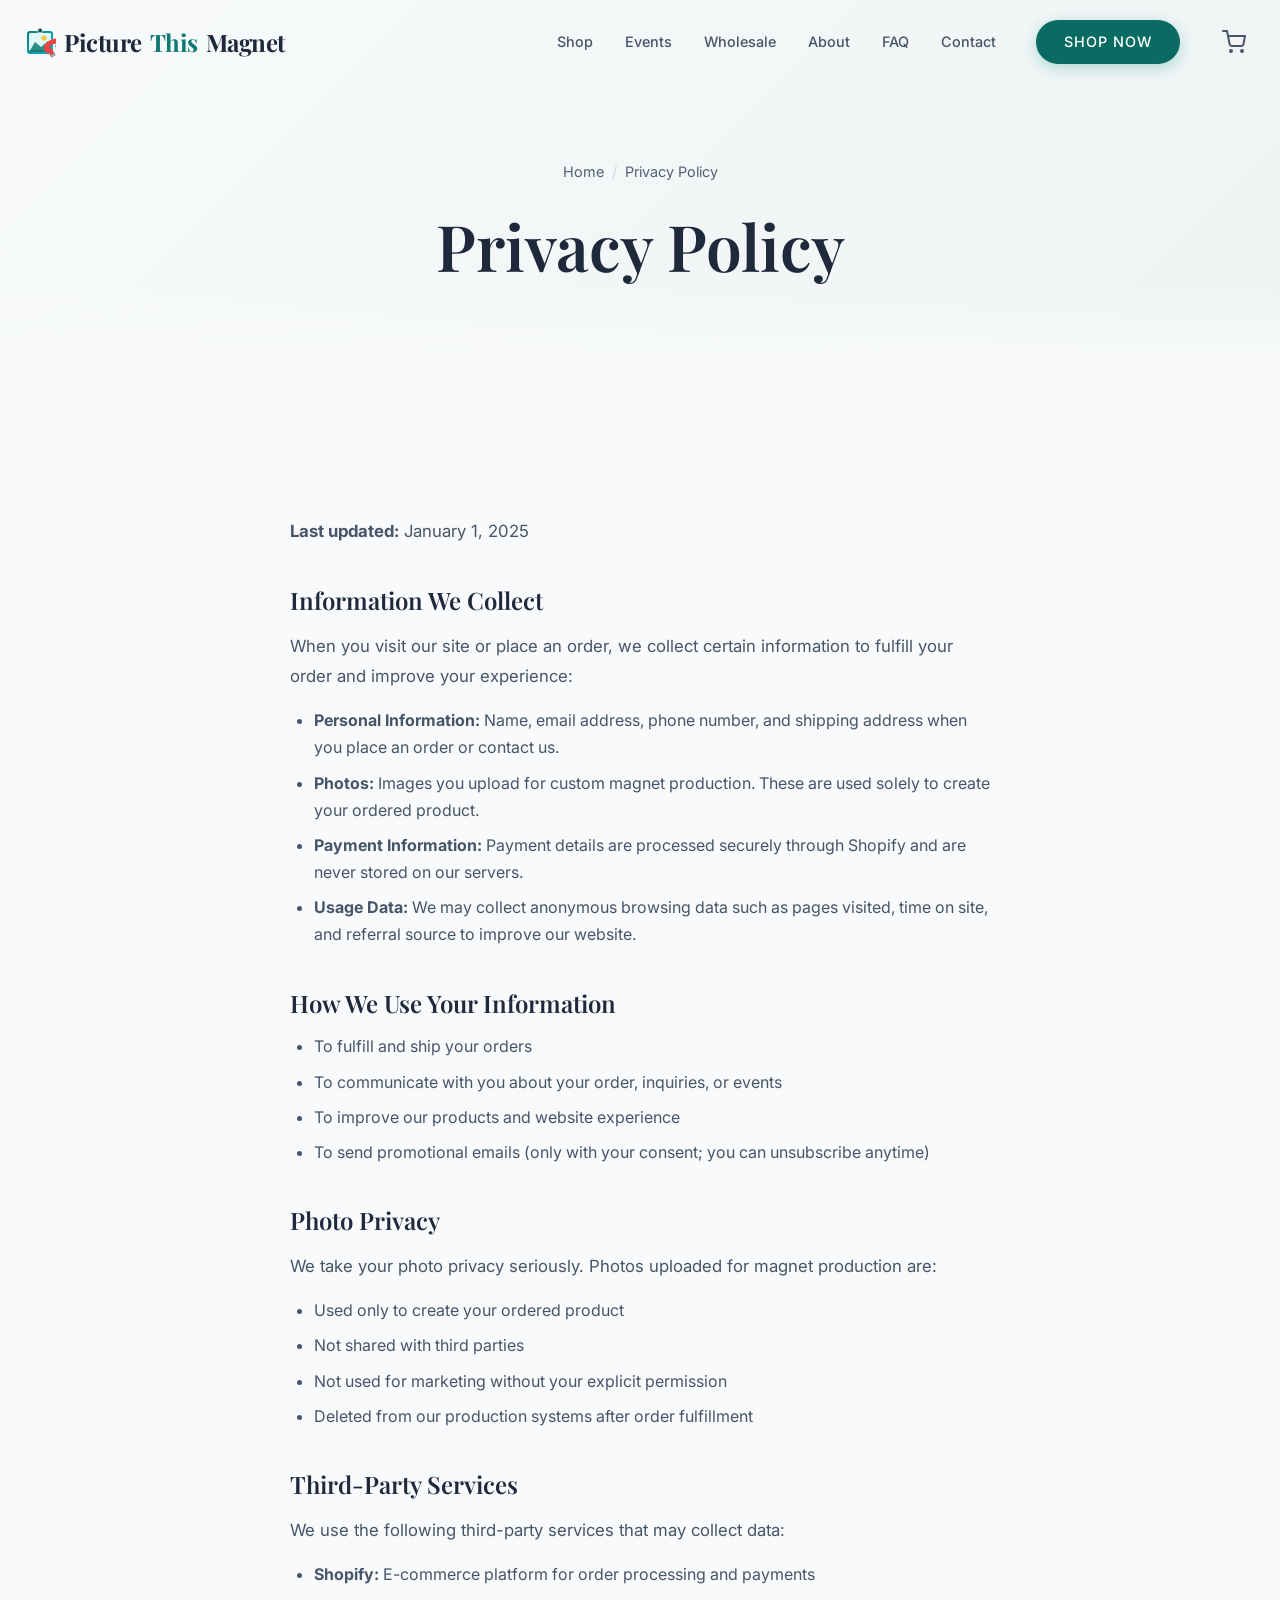
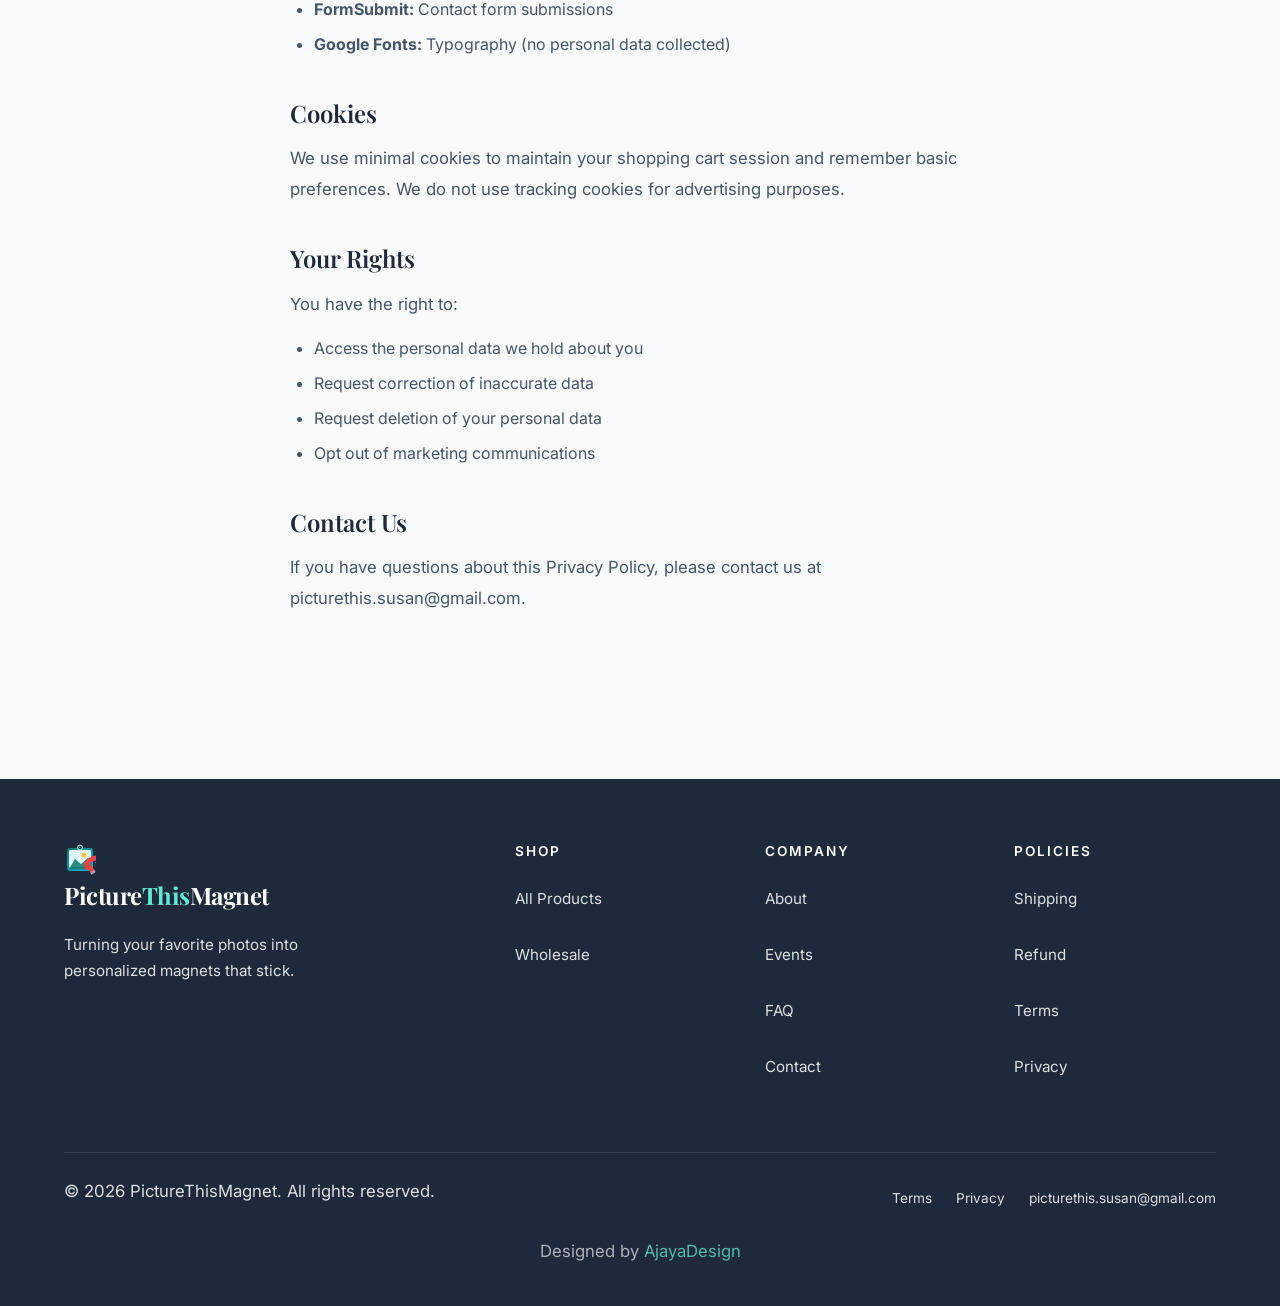
<file: policies/privacy/index.html>
<!DOCTYPE html>
<html lang="en">
<head>
  <meta charset="UTF-8">
  <meta name="viewport" content="width=device-width, initial-scale=1.0">
  <title>Privacy Policy — PictureThisMagnet</title>
  <meta name="description" content="PictureThisMagnet privacy policy. Learn how we collect, use, and protect your personal information.">
  <meta name="theme-color" content="#0D9488">
  <link rel="icon" href="/favicon.ico" sizes="48x48">
  <link rel="icon" href="/assets/images/favicon.svg" type="image/svg+xml">
  <link rel="apple-touch-icon" href="/assets/images/apple-touch-icon.png">
  <link rel="manifest" href="/site.webmanifest">
  <link rel="canonical" href="https://picturethismagnet.github.io/policies/privacy/">

  <link rel="preconnect" href="https://fonts.googleapis.com" crossorigin>
  <link rel="preconnect" href="https://fonts.gstatic.com" crossorigin>
  <link rel="stylesheet" href="https://fonts.googleapis.com/css2?family=Cormorant+Garamond:ital,wght@0,400;0,600;1,400&family=Inter:wght@400;500;600;700&family=Playfair+Display:ital,wght@0,400;0,600;0,700;1,400&display=swap" media="print" onload="this.media='all'">
  <noscript><link rel="stylesheet" href="https://fonts.googleapis.com/css2?family=Cormorant+Garamond:ital,wght@0,400;0,600;1,400&family=Inter:wght@400;500;600;700&family=Playfair+Display:ital,wght@0,400;0,600;0,700;1,400&display=swap"></noscript>

  <link rel="stylesheet" href="../../assets/css/style.css">
</head>
<body>
  <a href="#main-content" class="skip-link">Skip to main content</a>

  <nav class="navbar scrolled" role="navigation" aria-label="Main navigation">
    <div class="container">
      <a href="/" class="nav-logo" aria-label="PictureThisMagnet Home"><img src="/assets/images/favicon.svg" alt="" width="32" height="32" class="nav-logo-img">Picture<span>This</span>Magnet</a>
      <div class="nav-links" id="nav-links">
        <a href="/shop/">Shop</a>
        <a href="/events/">Events</a>
        <a href="/wholesale/">Wholesale</a>
        <a href="/about/">About</a>
        <a href="/faq/">FAQ</a>
        <a href="/contact/">Contact</a>
        <a href="/shop/" class="btn btn-primary btn-sm nav-cta">Shop Now</a>
        <button class="cart-toggle" aria-label="Open cart"><svg width="24" height="24" fill="none" stroke="currentColor" stroke-width="2" stroke-linecap="round" stroke-linejoin="round"><circle cx="9" cy="21" r="1"/><circle cx="20" cy="21" r="1"/><path d="M1 1h4l2.68 13.39a2 2 0 0 0 2 1.61h9.72a2 2 0 0 0 2-1.61L23 6H6"/></svg><span class="cart-count cart-badge" aria-live="polite"></span></button>
      </div>
      <button class="nav-toggle" id="nav-toggle" aria-label="Toggle navigation" aria-expanded="false" aria-controls="nav-links"><span></span><span></span><span></span></button>
    </div>
    <div class="nav-overlay" id="nav-overlay"></div>
  </nav>

  <main id="main-content">
    <header class="page-header">
      <div class="container">
        <nav class="breadcrumb" aria-label="Breadcrumb">
          <a href="/">Home</a><span class="separator" aria-hidden="true">/</span><span aria-current="page">Privacy Policy</span>
        </nav>
        <h1>Privacy Policy</h1>
      </div>
    </header>

    <section class="policy-page">
      <div class="container">
        <div class="policy-content">
          <p><strong>Last updated:</strong> January 1, 2025</p>

          <h2>Information We Collect</h2>
          <p>When you visit our site or place an order, we collect certain information to fulfill your order and improve your experience:</p>
          <ul>
            <li><strong>Personal Information:</strong> Name, email address, phone number, and shipping address when you place an order or contact us.</li>
            <li><strong>Photos:</strong> Images you upload for custom magnet production. These are used solely to create your ordered product.</li>
            <li><strong>Payment Information:</strong> Payment details are processed securely through Shopify and are never stored on our servers.</li>
            <li><strong>Usage Data:</strong> We may collect anonymous browsing data such as pages visited, time on site, and referral source to improve our website.</li>
          </ul>

          <h2>How We Use Your Information</h2>
          <ul>
            <li>To fulfill and ship your orders</li>
            <li>To communicate with you about your order, inquiries, or events</li>
            <li>To improve our products and website experience</li>
            <li>To send promotional emails (only with your consent; you can unsubscribe anytime)</li>
          </ul>

          <h2>Photo Privacy</h2>
          <p>We take your photo privacy seriously. Photos uploaded for magnet production are:</p>
          <ul>
            <li>Used only to create your ordered product</li>
            <li>Not shared with third parties</li>
            <li>Not used for marketing without your explicit permission</li>
            <li>Deleted from our production systems after order fulfillment</li>
          </ul>

          <h2>Third-Party Services</h2>
          <p>We use the following third-party services that may collect data:</p>
          <ul>
            <li><strong>Shopify:</strong> E-commerce platform for order processing and payments</li>
            <li><strong>FormSubmit:</strong> Contact form submissions</li>
            <li><strong>Google Fonts:</strong> Typography (no personal data collected)</li>
          </ul>

          <h2>Cookies</h2>
          <p>We use minimal cookies to maintain your shopping cart session and remember basic preferences. We do not use tracking cookies for advertising purposes.</p>

          <h2>Your Rights</h2>
          <p>You have the right to:</p>
          <ul>
            <li>Access the personal data we hold about you</li>
            <li>Request correction of inaccurate data</li>
            <li>Request deletion of your personal data</li>
            <li>Opt out of marketing communications</li>
          </ul>

          <h2>Contact Us</h2>
          <p>If you have questions about this Privacy Policy, please contact us at <a href="mailto:picturethis.susan@gmail.com">picturethis.susan@gmail.com</a>.</p>
        </div>
      </div>
    </section>
  </main>

  <footer class="footer" role="contentinfo">
    <div class="container">
      <div class="footer-grid">
        <div class="footer-brand">
          <a href="/" class="nav-logo"><img src="/assets/images/favicon.svg" alt="" width="32" height="32" class="nav-logo-img">Picture<span>This</span>Magnet</a>
          <p>Turning your favorite photos into personalized magnets that stick.</p>
        </div>
        <div class="footer-col"><h4>Shop</h4><ul><li><a href="/shop/">All Products</a></li><li><a href="/wholesale/">Wholesale</a></li></ul></div>
        <div class="footer-col"><h4>Company</h4><ul><li><a href="/about/">About</a></li><li><a href="/events/">Events</a></li><li><a href="/faq/">FAQ</a></li><li><a href="/contact/">Contact</a></li></ul></div>
        <div class="footer-col"><h4>Policies</h4><ul><li><a href="/policies/shipping/">Shipping</a></li><li><a href="/policies/refund/">Refund</a></li><li><a href="/policies/terms/">Terms</a></li><li><a href="/policies/privacy/">Privacy</a></li></ul></div>
      </div>
      <div class="footer-bottom">
        <p>&copy; 2026 PictureThisMagnet. All rights reserved.</p>
        <div class="footer-bottom-links"><a href="/policies/terms/">Terms</a><a href="/policies/privacy/">Privacy</a><a href="mailto:picturethis.susan@gmail.com">picturethis.susan@gmail.com</a></div>
      </div>
      <div class="footer-credit"><p>Designed by <a href="https://ajayadesign.github.io" target="_blank" rel="noopener noreferrer">AjayaDesign</a></p></div>
    </div>
  </footer>

  <button class="back-to-top" aria-label="Back to top"><svg width="20" height="20" fill="none" stroke="currentColor" stroke-width="2.5" stroke-linecap="round" stroke-linejoin="round"><polyline points="5 15 10 10 15 15"/></svg></button>

  <script src="../../assets/js/main.js" defer></script>
</body>
</html>
</file>
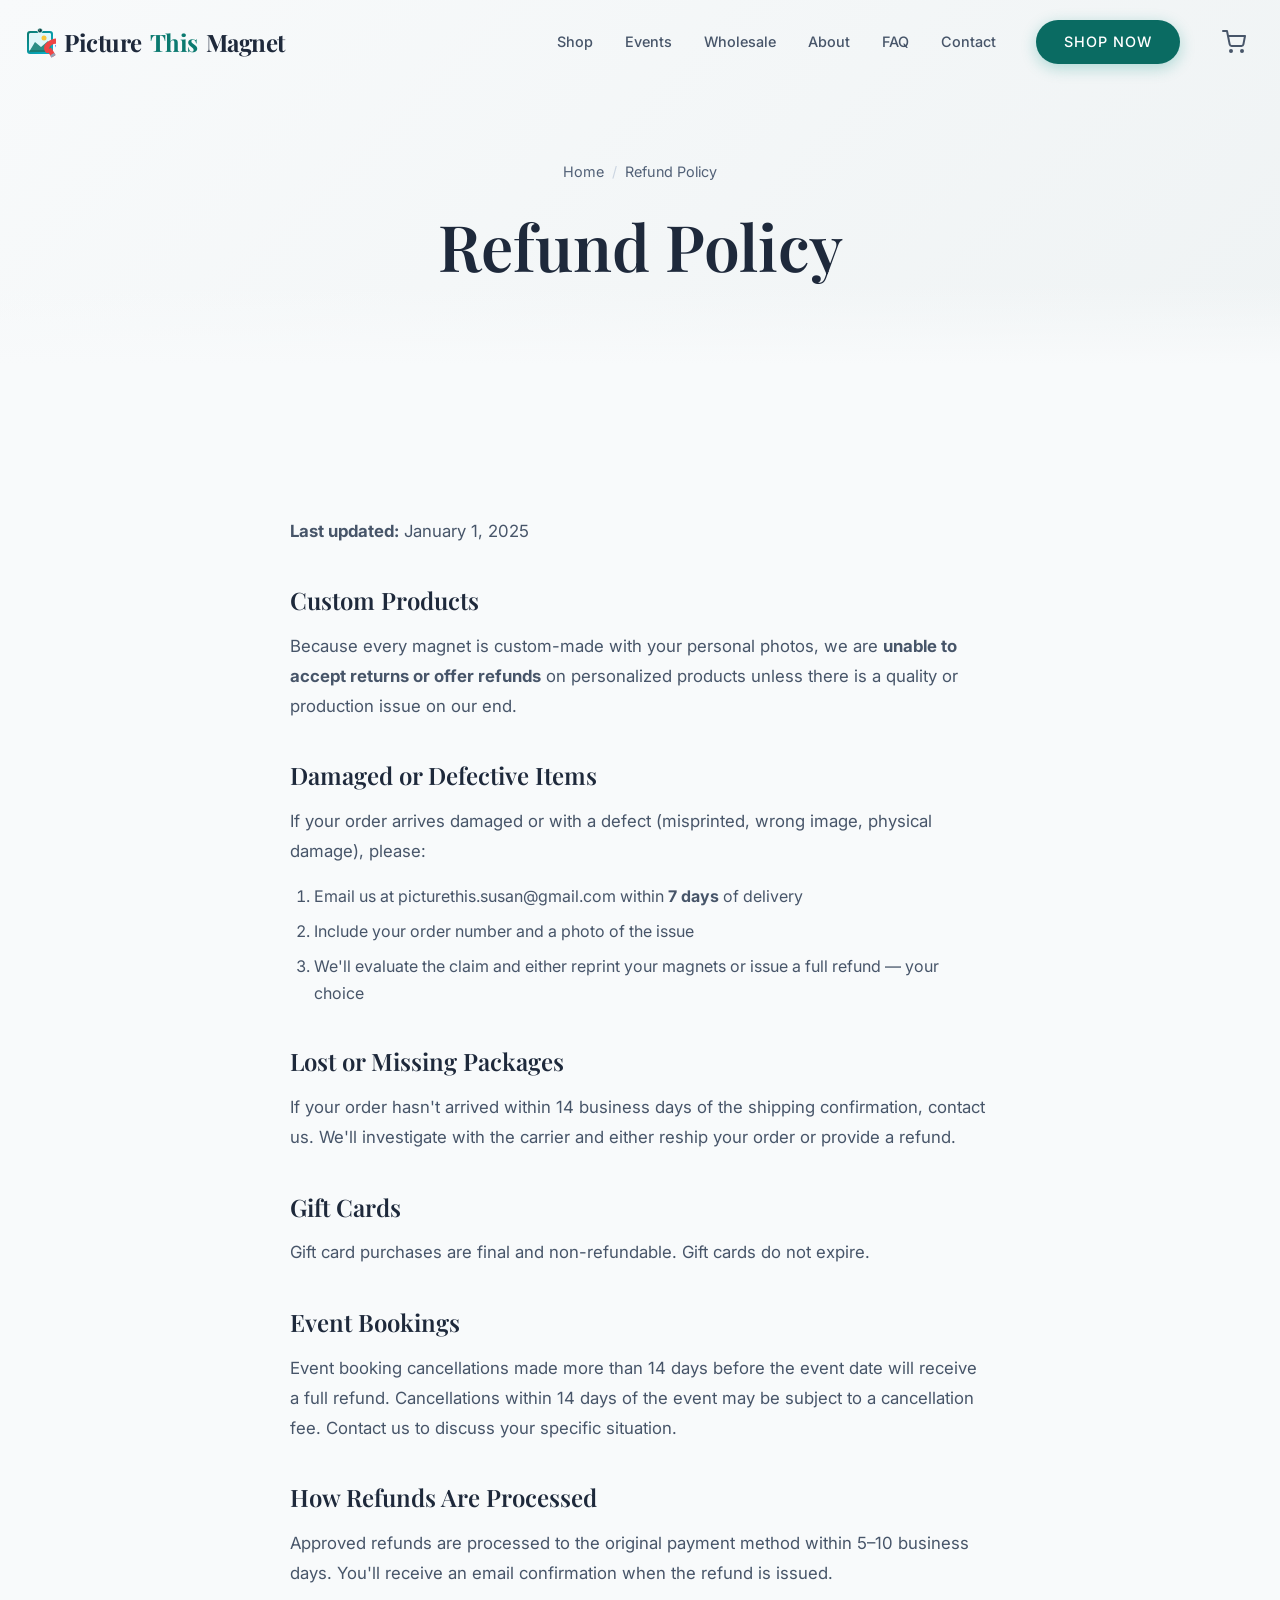
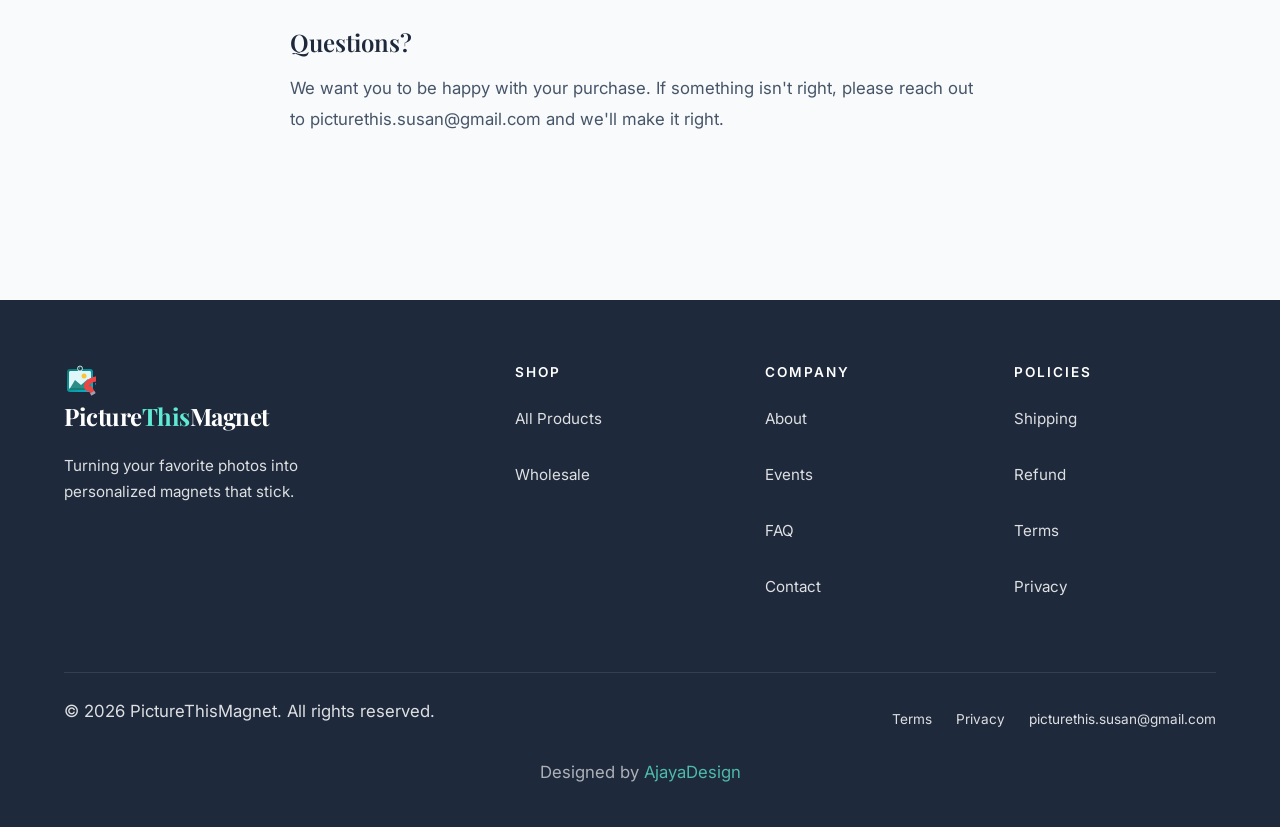
<file: policies/refund/index.html>
<!DOCTYPE html>
<html lang="en">
<head>
  <meta charset="UTF-8">
  <meta name="viewport" content="width=device-width, initial-scale=1.0">
  <title>Refund Policy — PictureThisMagnet</title>
  <meta name="description" content="PictureThisMagnet refund policy. Learn about our return and refund process for custom photo magnets.">
  <meta name="theme-color" content="#0D9488">
  <link rel="icon" href="/favicon.ico" sizes="48x48">
  <link rel="icon" href="/assets/images/favicon.svg" type="image/svg+xml">
  <link rel="apple-touch-icon" href="/assets/images/apple-touch-icon.png">
  <link rel="manifest" href="/site.webmanifest">
  <link rel="canonical" href="https://picturethismagnet.github.io/policies/refund/">

  <link rel="preconnect" href="https://fonts.googleapis.com" crossorigin>
  <link rel="preconnect" href="https://fonts.gstatic.com" crossorigin>
  <link rel="stylesheet" href="https://fonts.googleapis.com/css2?family=Cormorant+Garamond:ital,wght@0,400;0,600;1,400&family=Inter:wght@400;500;600;700&family=Playfair+Display:ital,wght@0,400;0,600;0,700;1,400&display=swap" media="print" onload="this.media='all'">
  <noscript><link rel="stylesheet" href="https://fonts.googleapis.com/css2?family=Cormorant+Garamond:ital,wght@0,400;0,600;1,400&family=Inter:wght@400;500;600;700&family=Playfair+Display:ital,wght@0,400;0,600;0,700;1,400&display=swap"></noscript>

  <link rel="stylesheet" href="../../assets/css/style.css">
</head>
<body>
  <a href="#main-content" class="skip-link">Skip to main content</a>

  <nav class="navbar scrolled" role="navigation" aria-label="Main navigation">
    <div class="container">
      <a href="/" class="nav-logo" aria-label="PictureThisMagnet Home"><img src="/assets/images/favicon.svg" alt="" width="32" height="32" class="nav-logo-img">Picture<span>This</span>Magnet</a>
      <div class="nav-links" id="nav-links">
        <a href="/shop/">Shop</a>
        <a href="/events/">Events</a>
        <a href="/wholesale/">Wholesale</a>
        <a href="/about/">About</a>
        <a href="/faq/">FAQ</a>
        <a href="/contact/">Contact</a>
        <a href="/shop/" class="btn btn-primary btn-sm nav-cta">Shop Now</a>
        <button class="cart-toggle" aria-label="Open cart"><svg width="24" height="24" fill="none" stroke="currentColor" stroke-width="2" stroke-linecap="round" stroke-linejoin="round"><circle cx="9" cy="21" r="1"/><circle cx="20" cy="21" r="1"/><path d="M1 1h4l2.68 13.39a2 2 0 0 0 2 1.61h9.72a2 2 0 0 0 2-1.61L23 6H6"/></svg><span class="cart-count cart-badge" aria-live="polite"></span></button>
      </div>
      <button class="nav-toggle" id="nav-toggle" aria-label="Toggle navigation" aria-expanded="false" aria-controls="nav-links"><span></span><span></span><span></span></button>
    </div>
    <div class="nav-overlay" id="nav-overlay"></div>
  </nav>

  <main id="main-content">
    <header class="page-header">
      <div class="container">
        <nav class="breadcrumb" aria-label="Breadcrumb">
          <a href="/">Home</a><span class="separator" aria-hidden="true">/</span><span aria-current="page">Refund Policy</span>
        </nav>
        <h1>Refund Policy</h1>
      </div>
    </header>

    <section class="policy-page">
      <div class="container">
        <div class="policy-content">
          <p><strong>Last updated:</strong> January 1, 2025</p>

          <h2>Custom Products</h2>
          <p>Because every magnet is custom-made with your personal photos, we are <strong>unable to accept returns or offer refunds</strong> on personalized products unless there is a quality or production issue on our end.</p>

          <h2>Damaged or Defective Items</h2>
          <p>If your order arrives damaged or with a defect (misprinted, wrong image, physical damage), please:</p>
          <ol>
            <li>Email us at <a href="mailto:picturethis.susan@gmail.com">picturethis.susan@gmail.com</a> within <strong>7 days</strong> of delivery</li>
            <li>Include your order number and a photo of the issue</li>
            <li>We'll evaluate the claim and either reprint your magnets or issue a full refund — your choice</li>
          </ol>

          <h2>Lost or Missing Packages</h2>
          <p>If your order hasn't arrived within 14 business days of the shipping confirmation, <a href="/contact/">contact us</a>. We'll investigate with the carrier and either reship your order or provide a refund.</p>

          <h2>Gift Cards</h2>
          <p>Gift card purchases are final and non-refundable. Gift cards do not expire.</p>

          <h2>Event Bookings</h2>
          <p>Event booking cancellations made more than 14 days before the event date will receive a full refund. Cancellations within 14 days of the event may be subject to a cancellation fee. <a href="/contact/">Contact us</a> to discuss your specific situation.</p>

          <h2>How Refunds Are Processed</h2>
          <p>Approved refunds are processed to the original payment method within 5–10 business days. You'll receive an email confirmation when the refund is issued.</p>

          <h2>Questions?</h2>
          <p>We want you to be happy with your purchase. If something isn't right, please reach out to <a href="mailto:picturethis.susan@gmail.com">picturethis.susan@gmail.com</a> and we'll make it right.</p>
        </div>
      </div>
    </section>
  </main>

  <footer class="footer" role="contentinfo">
    <div class="container">
      <div class="footer-grid">
        <div class="footer-brand">
          <a href="/" class="nav-logo"><img src="/assets/images/favicon.svg" alt="" width="32" height="32" class="nav-logo-img">Picture<span>This</span>Magnet</a>
          <p>Turning your favorite photos into personalized magnets that stick.</p>
        </div>
        <div class="footer-col"><h4>Shop</h4><ul><li><a href="/shop/">All Products</a></li><li><a href="/wholesale/">Wholesale</a></li></ul></div>
        <div class="footer-col"><h4>Company</h4><ul><li><a href="/about/">About</a></li><li><a href="/events/">Events</a></li><li><a href="/faq/">FAQ</a></li><li><a href="/contact/">Contact</a></li></ul></div>
        <div class="footer-col"><h4>Policies</h4><ul><li><a href="/policies/shipping/">Shipping</a></li><li><a href="/policies/refund/">Refund</a></li><li><a href="/policies/terms/">Terms</a></li><li><a href="/policies/privacy/">Privacy</a></li></ul></div>
      </div>
      <div class="footer-bottom">
        <p>&copy; 2026 PictureThisMagnet. All rights reserved.</p>
        <div class="footer-bottom-links"><a href="/policies/terms/">Terms</a><a href="/policies/privacy/">Privacy</a><a href="mailto:picturethis.susan@gmail.com">picturethis.susan@gmail.com</a></div>
      </div>
      <div class="footer-credit"><p>Designed by <a href="https://ajayadesign.github.io" target="_blank" rel="noopener noreferrer">AjayaDesign</a></p></div>
    </div>
  </footer>

  <button class="back-to-top" aria-label="Back to top"><svg width="20" height="20" fill="none" stroke="currentColor" stroke-width="2.5" stroke-linecap="round" stroke-linejoin="round"><polyline points="5 15 10 10 15 15"/></svg></button>

  <script src="../../assets/js/main.js" defer></script>
</body>
</html>
</file>
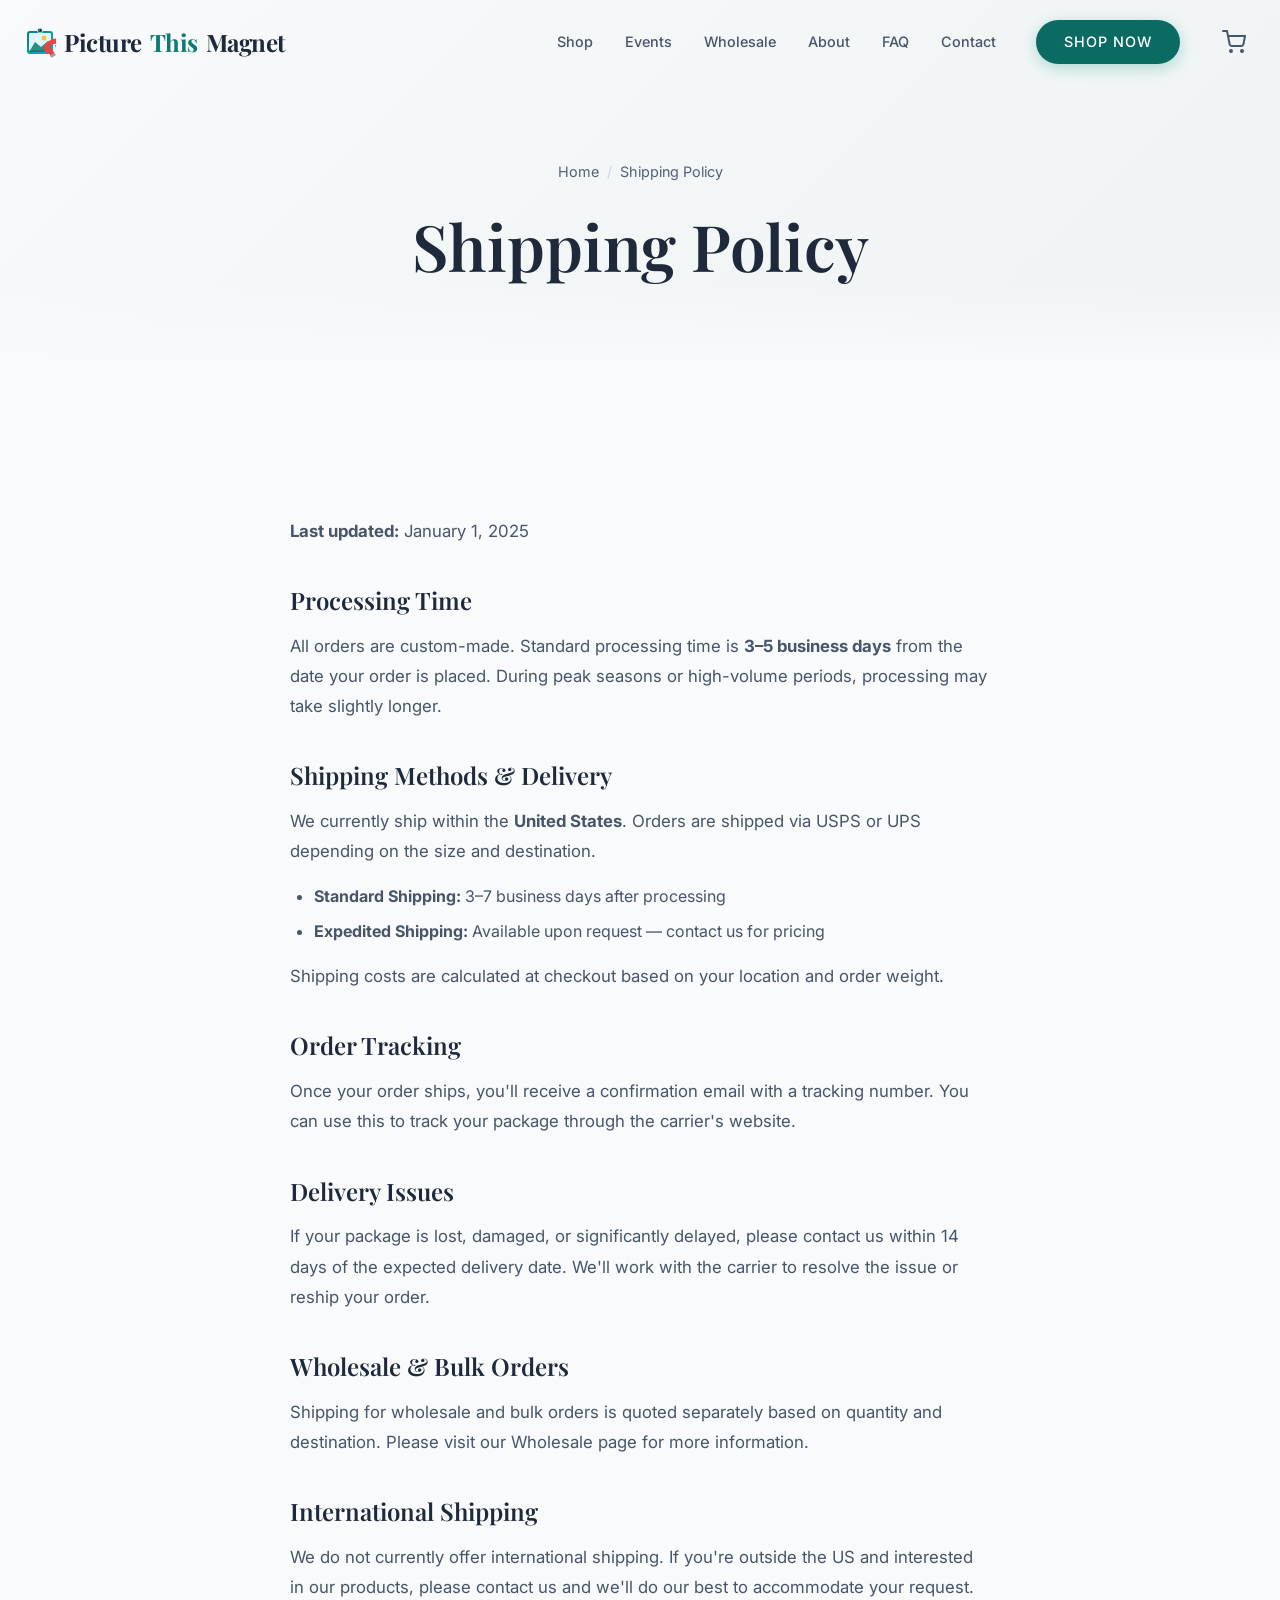
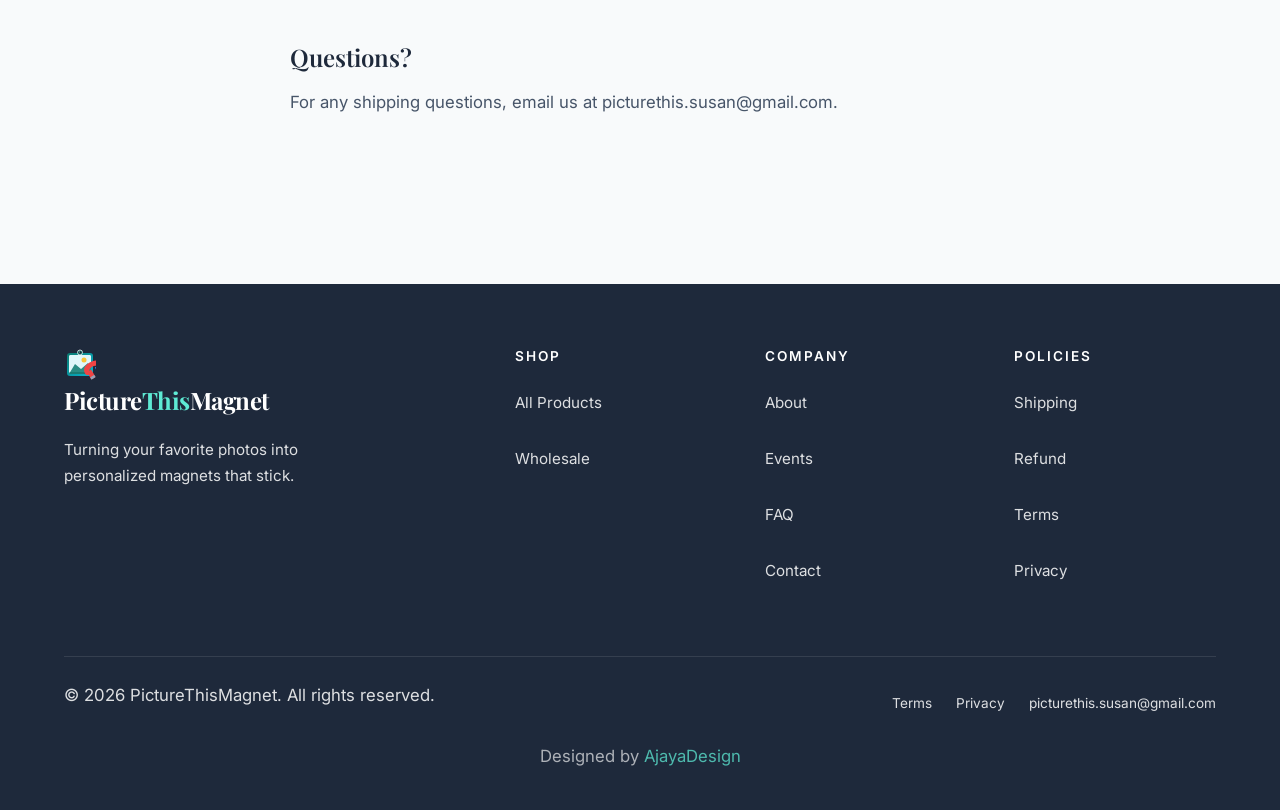
<file: policies/shipping/index.html>
<!DOCTYPE html>
<html lang="en">
<head>
  <meta charset="UTF-8">
  <meta name="viewport" content="width=device-width, initial-scale=1.0">
  <title>Shipping Policy — PictureThisMagnet</title>
  <meta name="description" content="PictureThisMagnet shipping policy. Learn about processing times, shipping methods, and delivery expectations.">
  <meta name="theme-color" content="#0D9488">
  <link rel="icon" href="/favicon.ico" sizes="48x48">
  <link rel="icon" href="/assets/images/favicon.svg" type="image/svg+xml">
  <link rel="apple-touch-icon" href="/assets/images/apple-touch-icon.png">
  <link rel="manifest" href="/site.webmanifest">
  <link rel="canonical" href="https://picturethismagnet.github.io/policies/shipping/">

  <link rel="preconnect" href="https://fonts.googleapis.com" crossorigin>
  <link rel="preconnect" href="https://fonts.gstatic.com" crossorigin>
  <link rel="stylesheet" href="https://fonts.googleapis.com/css2?family=Cormorant+Garamond:ital,wght@0,400;0,600;1,400&family=Inter:wght@400;500;600;700&family=Playfair+Display:ital,wght@0,400;0,600;0,700;1,400&display=swap" media="print" onload="this.media='all'">
  <noscript><link rel="stylesheet" href="https://fonts.googleapis.com/css2?family=Cormorant+Garamond:ital,wght@0,400;0,600;1,400&family=Inter:wght@400;500;600;700&family=Playfair+Display:ital,wght@0,400;0,600;0,700;1,400&display=swap"></noscript>

  <link rel="stylesheet" href="../../assets/css/style.css">
</head>
<body>
  <a href="#main-content" class="skip-link">Skip to main content</a>

  <nav class="navbar scrolled" role="navigation" aria-label="Main navigation">
    <div class="container">
      <a href="/" class="nav-logo" aria-label="PictureThisMagnet Home"><img src="/assets/images/favicon.svg" alt="" width="32" height="32" class="nav-logo-img">Picture<span>This</span>Magnet</a>
      <div class="nav-links" id="nav-links">
        <a href="/shop/">Shop</a>
        <a href="/events/">Events</a>
        <a href="/wholesale/">Wholesale</a>
        <a href="/about/">About</a>
        <a href="/faq/">FAQ</a>
        <a href="/contact/">Contact</a>
        <a href="/shop/" class="btn btn-primary btn-sm nav-cta">Shop Now</a>
        <button class="cart-toggle" aria-label="Open cart"><svg width="24" height="24" fill="none" stroke="currentColor" stroke-width="2" stroke-linecap="round" stroke-linejoin="round"><circle cx="9" cy="21" r="1"/><circle cx="20" cy="21" r="1"/><path d="M1 1h4l2.68 13.39a2 2 0 0 0 2 1.61h9.72a2 2 0 0 0 2-1.61L23 6H6"/></svg><span class="cart-count cart-badge" aria-live="polite"></span></button>
      </div>
      <button class="nav-toggle" id="nav-toggle" aria-label="Toggle navigation" aria-expanded="false" aria-controls="nav-links"><span></span><span></span><span></span></button>
    </div>
    <div class="nav-overlay" id="nav-overlay"></div>
  </nav>

  <main id="main-content">
    <header class="page-header">
      <div class="container">
        <nav class="breadcrumb" aria-label="Breadcrumb">
          <a href="/">Home</a><span class="separator" aria-hidden="true">/</span><span aria-current="page">Shipping Policy</span>
        </nav>
        <h1>Shipping Policy</h1>
      </div>
    </header>

    <section class="policy-page">
      <div class="container">
        <div class="policy-content">
          <p><strong>Last updated:</strong> January 1, 2025</p>

          <h2>Processing Time</h2>
          <p>All orders are custom-made. Standard processing time is <strong>3–5 business days</strong> from the date your order is placed. During peak seasons or high-volume periods, processing may take slightly longer.</p>

          <h2>Shipping Methods &amp; Delivery</h2>
          <p>We currently ship within the <strong>United States</strong>. Orders are shipped via USPS or UPS depending on the size and destination.</p>
          <ul>
            <li><strong>Standard Shipping:</strong> 3–7 business days after processing</li>
            <li><strong>Expedited Shipping:</strong> Available upon request — <a href="/contact/">contact us</a> for pricing</li>
          </ul>
          <p>Shipping costs are calculated at checkout based on your location and order weight.</p>

          <h2>Order Tracking</h2>
          <p>Once your order ships, you'll receive a confirmation email with a tracking number. You can use this to track your package through the carrier's website.</p>

          <h2>Delivery Issues</h2>
          <p>If your package is lost, damaged, or significantly delayed, please <a href="/contact/">contact us</a> within 14 days of the expected delivery date. We'll work with the carrier to resolve the issue or reship your order.</p>

          <h2>Wholesale &amp; Bulk Orders</h2>
          <p>Shipping for wholesale and bulk orders is quoted separately based on quantity and destination. Please visit our <a href="/wholesale/">Wholesale page</a> for more information.</p>

          <h2>International Shipping</h2>
          <p>We do not currently offer international shipping. If you're outside the US and interested in our products, please <a href="/contact/">contact us</a> and we'll do our best to accommodate your request.</p>

          <h2>Questions?</h2>
          <p>For any shipping questions, email us at <a href="mailto:picturethis.susan@gmail.com">picturethis.susan@gmail.com</a>.</p>
        </div>
      </div>
    </section>
  </main>

  <footer class="footer" role="contentinfo">
    <div class="container">
      <div class="footer-grid">
        <div class="footer-brand">
          <a href="/" class="nav-logo"><img src="/assets/images/favicon.svg" alt="" width="32" height="32" class="nav-logo-img">Picture<span>This</span>Magnet</a>
          <p>Turning your favorite photos into personalized magnets that stick.</p>
        </div>
        <div class="footer-col"><h4>Shop</h4><ul><li><a href="/shop/">All Products</a></li><li><a href="/wholesale/">Wholesale</a></li></ul></div>
        <div class="footer-col"><h4>Company</h4><ul><li><a href="/about/">About</a></li><li><a href="/events/">Events</a></li><li><a href="/faq/">FAQ</a></li><li><a href="/contact/">Contact</a></li></ul></div>
        <div class="footer-col"><h4>Policies</h4><ul><li><a href="/policies/shipping/">Shipping</a></li><li><a href="/policies/refund/">Refund</a></li><li><a href="/policies/terms/">Terms</a></li><li><a href="/policies/privacy/">Privacy</a></li></ul></div>
      </div>
      <div class="footer-bottom">
        <p>&copy; 2026 PictureThisMagnet. All rights reserved.</p>
        <div class="footer-bottom-links"><a href="/policies/terms/">Terms</a><a href="/policies/privacy/">Privacy</a><a href="mailto:picturethis.susan@gmail.com">picturethis.susan@gmail.com</a></div>
      </div>
      <div class="footer-credit"><p>Designed by <a href="https://ajayadesign.github.io" target="_blank" rel="noopener noreferrer">AjayaDesign</a></p></div>
    </div>
  </footer>

  <button class="back-to-top" aria-label="Back to top"><svg width="20" height="20" fill="none" stroke="currentColor" stroke-width="2.5" stroke-linecap="round" stroke-linejoin="round"><polyline points="5 15 10 10 15 15"/></svg></button>

  <script src="../../assets/js/main.js" defer></script>
</body>
</html>
</file>
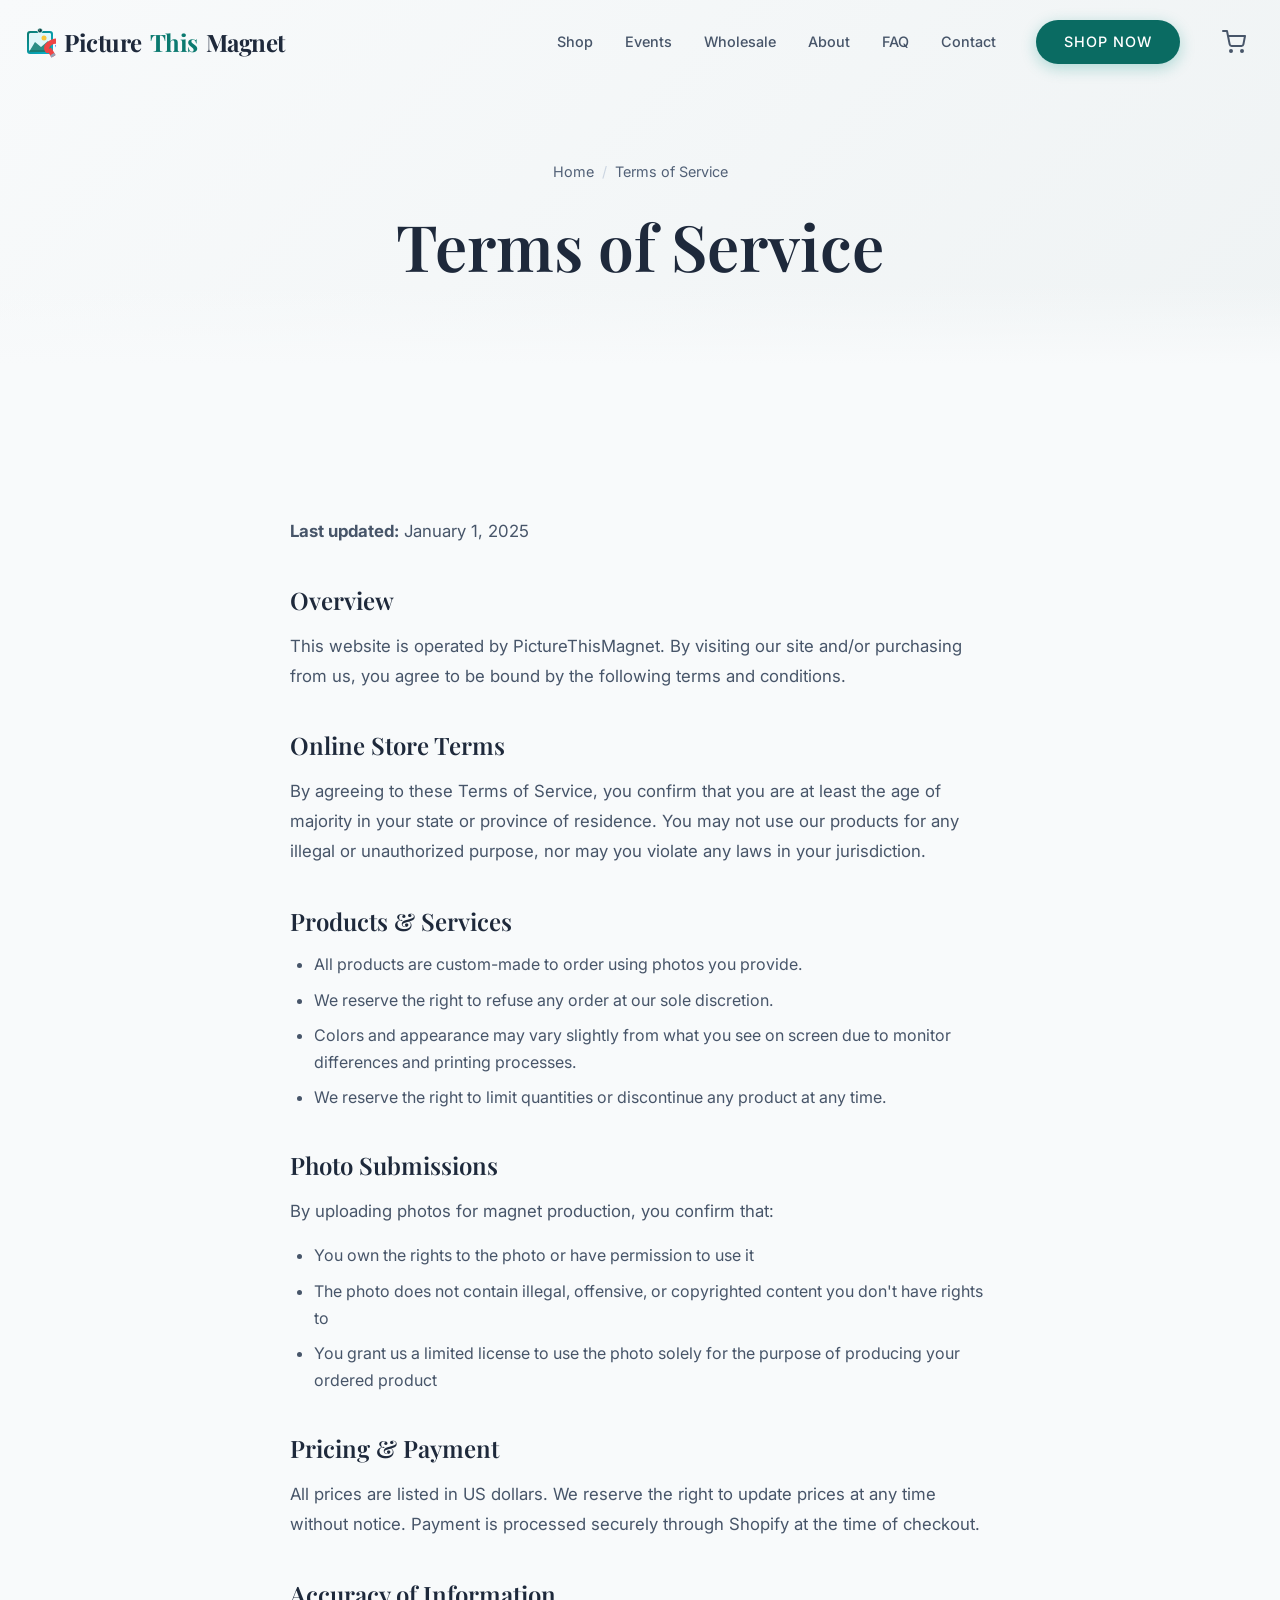
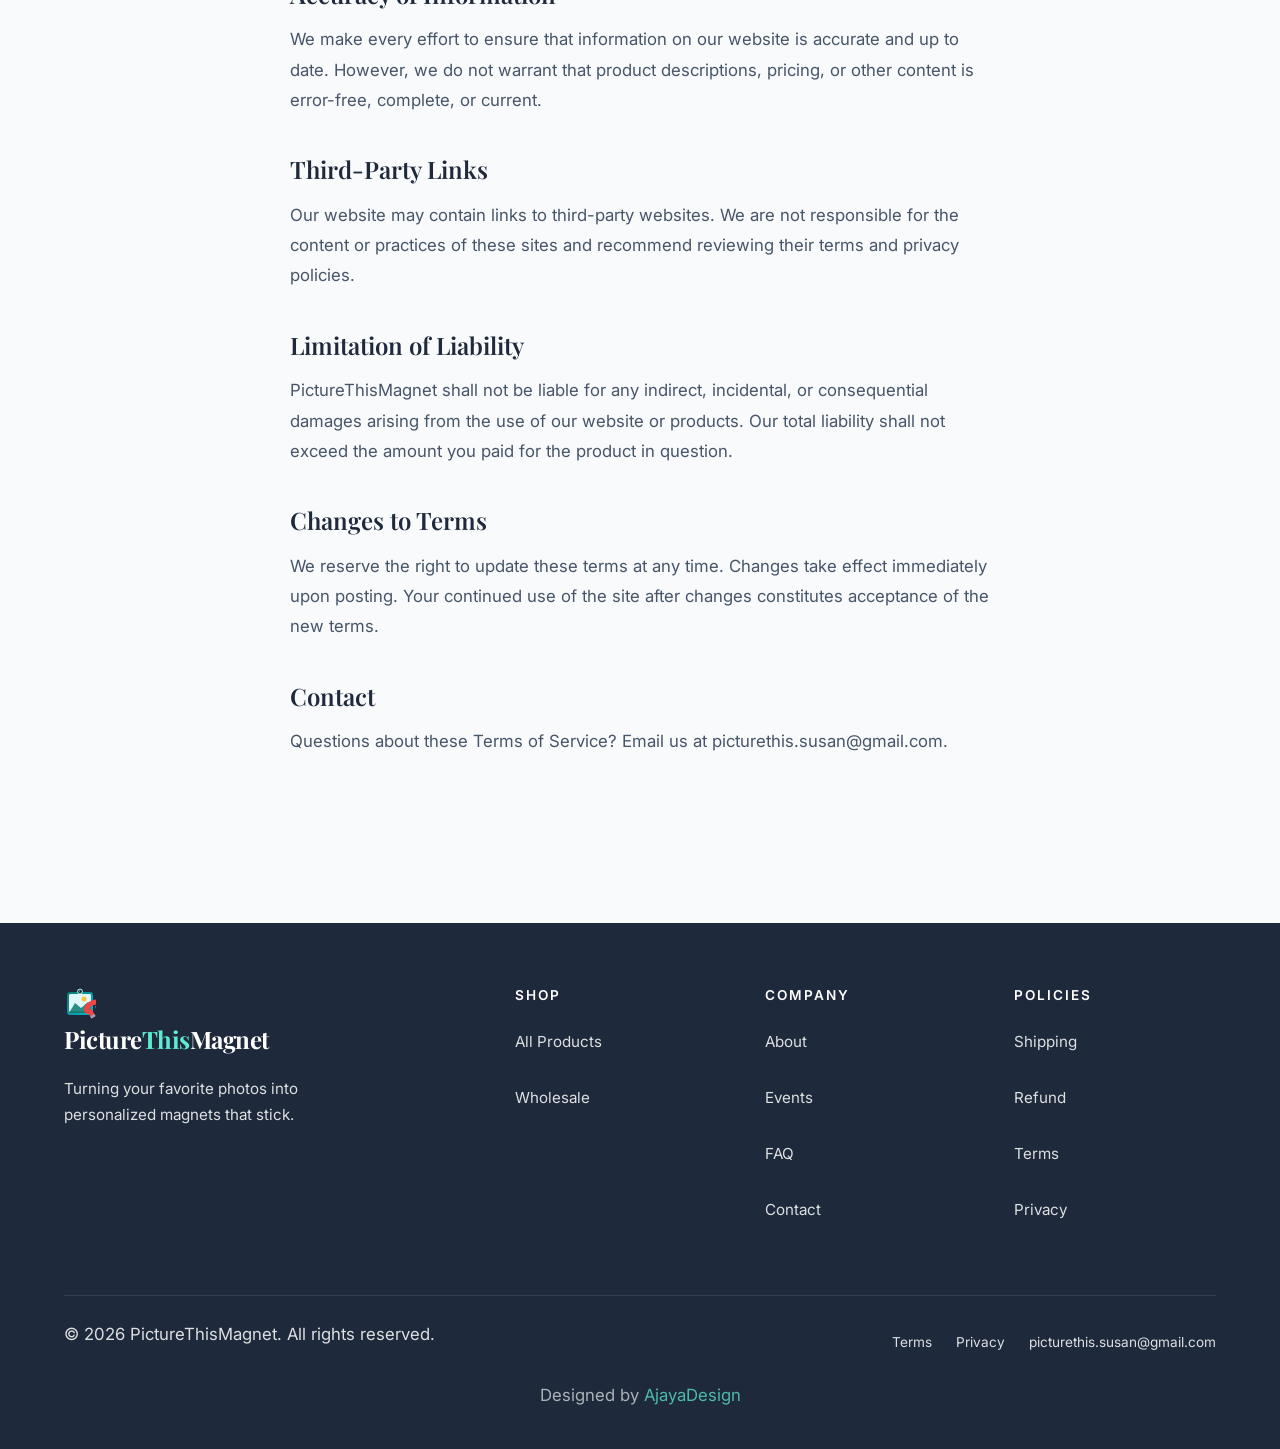
<file: policies/terms/index.html>
<!DOCTYPE html>
<html lang="en">
<head>
  <meta charset="UTF-8">
  <meta name="viewport" content="width=device-width, initial-scale=1.0">
  <title>Terms of Service — PictureThisMagnet</title>
  <meta name="description" content="PictureThisMagnet terms of service. Review the terms and conditions governing use of our website and services.">
  <meta name="theme-color" content="#0D9488">
  <link rel="icon" href="/favicon.ico" sizes="48x48">
  <link rel="icon" href="/assets/images/favicon.svg" type="image/svg+xml">
  <link rel="apple-touch-icon" href="/assets/images/apple-touch-icon.png">
  <link rel="manifest" href="/site.webmanifest">
  <link rel="canonical" href="https://picturethismagnet.github.io/policies/terms/">

  <link rel="preconnect" href="https://fonts.googleapis.com" crossorigin>
  <link rel="preconnect" href="https://fonts.gstatic.com" crossorigin>
  <link rel="stylesheet" href="https://fonts.googleapis.com/css2?family=Cormorant+Garamond:ital,wght@0,400;0,600;1,400&family=Inter:wght@400;500;600;700&family=Playfair+Display:ital,wght@0,400;0,600;0,700;1,400&display=swap" media="print" onload="this.media='all'">
  <noscript><link rel="stylesheet" href="https://fonts.googleapis.com/css2?family=Cormorant+Garamond:ital,wght@0,400;0,600;1,400&family=Inter:wght@400;500;600;700&family=Playfair+Display:ital,wght@0,400;0,600;0,700;1,400&display=swap"></noscript>

  <link rel="stylesheet" href="../../assets/css/style.css">
</head>
<body>
  <a href="#main-content" class="skip-link">Skip to main content</a>

  <nav class="navbar scrolled" role="navigation" aria-label="Main navigation">
    <div class="container">
      <a href="/" class="nav-logo" aria-label="PictureThisMagnet Home"><img src="/assets/images/favicon.svg" alt="" width="32" height="32" class="nav-logo-img">Picture<span>This</span>Magnet</a>
      <div class="nav-links" id="nav-links">
        <a href="/shop/">Shop</a>
        <a href="/events/">Events</a>
        <a href="/wholesale/">Wholesale</a>
        <a href="/about/">About</a>
        <a href="/faq/">FAQ</a>
        <a href="/contact/">Contact</a>
        <a href="/shop/" class="btn btn-primary btn-sm nav-cta">Shop Now</a>
        <button class="cart-toggle" aria-label="Open cart"><svg width="24" height="24" fill="none" stroke="currentColor" stroke-width="2" stroke-linecap="round" stroke-linejoin="round"><circle cx="9" cy="21" r="1"/><circle cx="20" cy="21" r="1"/><path d="M1 1h4l2.68 13.39a2 2 0 0 0 2 1.61h9.72a2 2 0 0 0 2-1.61L23 6H6"/></svg><span class="cart-count cart-badge" aria-live="polite"></span></button>
      </div>
      <button class="nav-toggle" id="nav-toggle" aria-label="Toggle navigation" aria-expanded="false" aria-controls="nav-links"><span></span><span></span><span></span></button>
    </div>
    <div class="nav-overlay" id="nav-overlay"></div>
  </nav>

  <main id="main-content">
    <header class="page-header">
      <div class="container">
        <nav class="breadcrumb" aria-label="Breadcrumb">
          <a href="/">Home</a><span class="separator" aria-hidden="true">/</span><span aria-current="page">Terms of Service</span>
        </nav>
        <h1>Terms of Service</h1>
      </div>
    </header>

    <section class="policy-page">
      <div class="container">
        <div class="policy-content">
          <p><strong>Last updated:</strong> January 1, 2025</p>

          <h2>Overview</h2>
          <p>This website is operated by PictureThisMagnet. By visiting our site and/or purchasing from us, you agree to be bound by the following terms and conditions.</p>

          <h2>Online Store Terms</h2>
          <p>By agreeing to these Terms of Service, you confirm that you are at least the age of majority in your state or province of residence. You may not use our products for any illegal or unauthorized purpose, nor may you violate any laws in your jurisdiction.</p>

          <h2>Products &amp; Services</h2>
          <ul>
            <li>All products are custom-made to order using photos you provide.</li>
            <li>We reserve the right to refuse any order at our sole discretion.</li>
            <li>Colors and appearance may vary slightly from what you see on screen due to monitor differences and printing processes.</li>
            <li>We reserve the right to limit quantities or discontinue any product at any time.</li>
          </ul>

          <h2>Photo Submissions</h2>
          <p>By uploading photos for magnet production, you confirm that:</p>
          <ul>
            <li>You own the rights to the photo or have permission to use it</li>
            <li>The photo does not contain illegal, offensive, or copyrighted content you don't have rights to</li>
            <li>You grant us a limited license to use the photo solely for the purpose of producing your ordered product</li>
          </ul>

          <h2>Pricing &amp; Payment</h2>
          <p>All prices are listed in US dollars. We reserve the right to update prices at any time without notice. Payment is processed securely through Shopify at the time of checkout.</p>

          <h2>Accuracy of Information</h2>
          <p>We make every effort to ensure that information on our website is accurate and up to date. However, we do not warrant that product descriptions, pricing, or other content is error-free, complete, or current.</p>

          <h2>Third-Party Links</h2>
          <p>Our website may contain links to third-party websites. We are not responsible for the content or practices of these sites and recommend reviewing their terms and privacy policies.</p>

          <h2>Limitation of Liability</h2>
          <p>PictureThisMagnet shall not be liable for any indirect, incidental, or consequential damages arising from the use of our website or products. Our total liability shall not exceed the amount you paid for the product in question.</p>

          <h2>Changes to Terms</h2>
          <p>We reserve the right to update these terms at any time. Changes take effect immediately upon posting. Your continued use of the site after changes constitutes acceptance of the new terms.</p>

          <h2>Contact</h2>
          <p>Questions about these Terms of Service? Email us at <a href="mailto:picturethis.susan@gmail.com">picturethis.susan@gmail.com</a>.</p>
        </div>
      </div>
    </section>
  </main>

  <footer class="footer" role="contentinfo">
    <div class="container">
      <div class="footer-grid">
        <div class="footer-brand">
          <a href="/" class="nav-logo"><img src="/assets/images/favicon.svg" alt="" width="32" height="32" class="nav-logo-img">Picture<span>This</span>Magnet</a>
          <p>Turning your favorite photos into personalized magnets that stick.</p>
        </div>
        <div class="footer-col"><h4>Shop</h4><ul><li><a href="/shop/">All Products</a></li><li><a href="/wholesale/">Wholesale</a></li></ul></div>
        <div class="footer-col"><h4>Company</h4><ul><li><a href="/about/">About</a></li><li><a href="/events/">Events</a></li><li><a href="/faq/">FAQ</a></li><li><a href="/contact/">Contact</a></li></ul></div>
        <div class="footer-col"><h4>Policies</h4><ul><li><a href="/policies/shipping/">Shipping</a></li><li><a href="/policies/refund/">Refund</a></li><li><a href="/policies/terms/">Terms</a></li><li><a href="/policies/privacy/">Privacy</a></li></ul></div>
      </div>
      <div class="footer-bottom">
        <p>&copy; 2026 PictureThisMagnet. All rights reserved.</p>
        <div class="footer-bottom-links"><a href="/policies/terms/">Terms</a><a href="/policies/privacy/">Privacy</a><a href="mailto:picturethis.susan@gmail.com">picturethis.susan@gmail.com</a></div>
      </div>
      <div class="footer-credit"><p>Designed by <a href="https://ajayadesign.github.io" target="_blank" rel="noopener noreferrer">AjayaDesign</a></p></div>
    </div>
  </footer>

  <button class="back-to-top" aria-label="Back to top"><svg width="20" height="20" fill="none" stroke="currentColor" stroke-width="2.5" stroke-linecap="round" stroke-linejoin="round"><polyline points="5 15 10 10 15 15"/></svg></button>

  <script src="../../assets/js/main.js" defer></script>
</body>
</html>
</file>
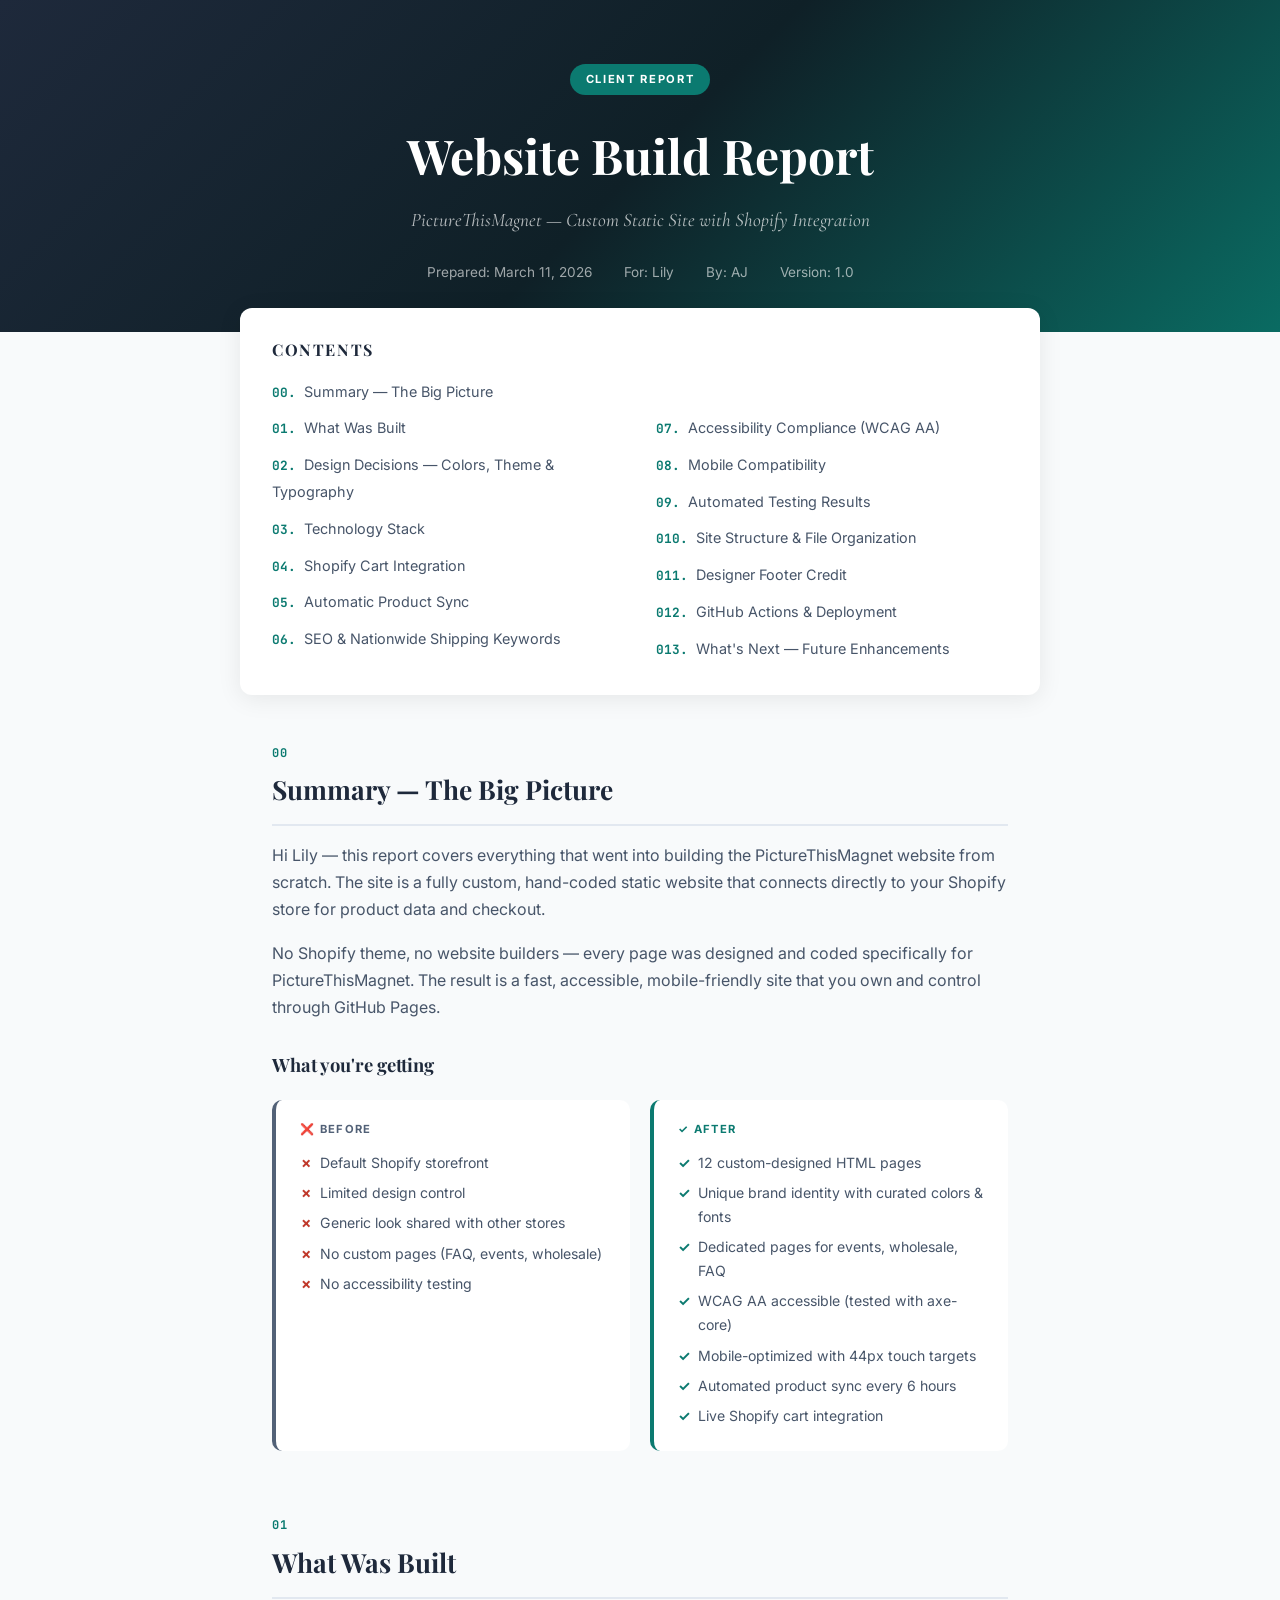
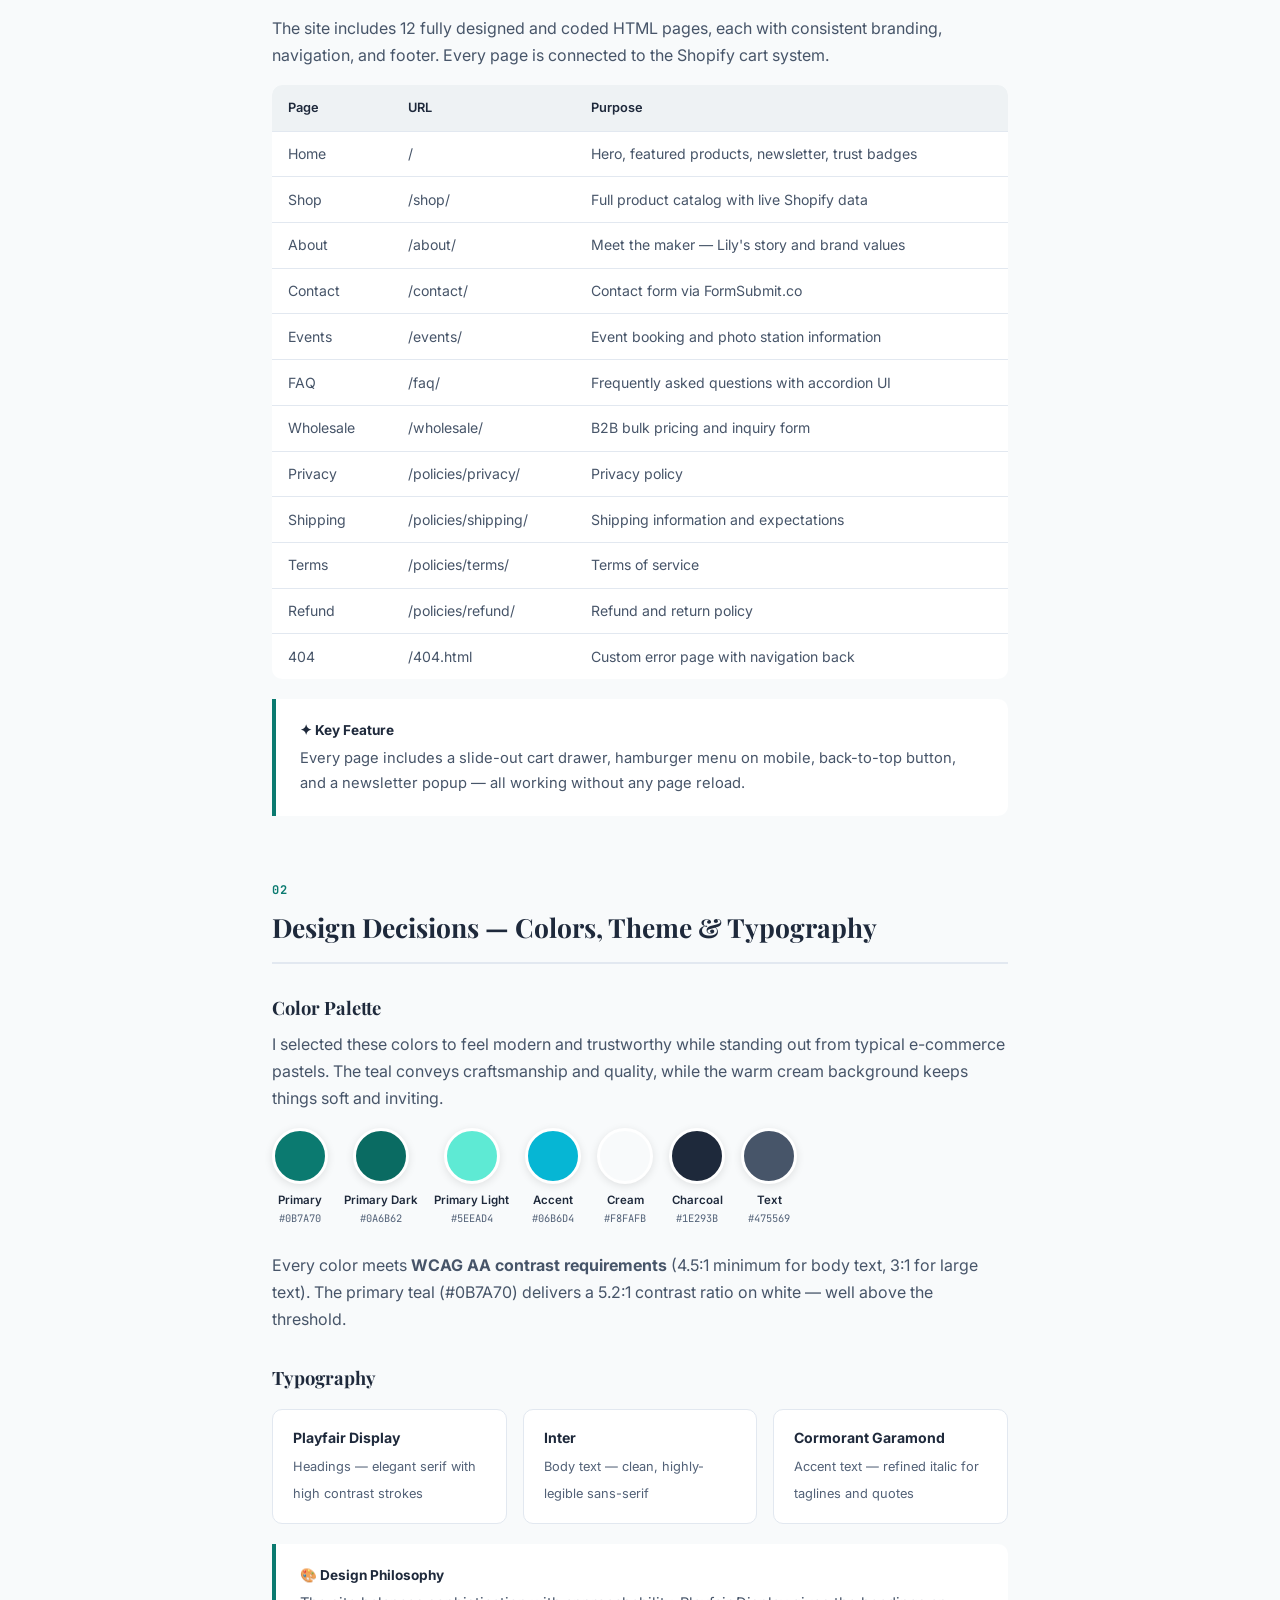
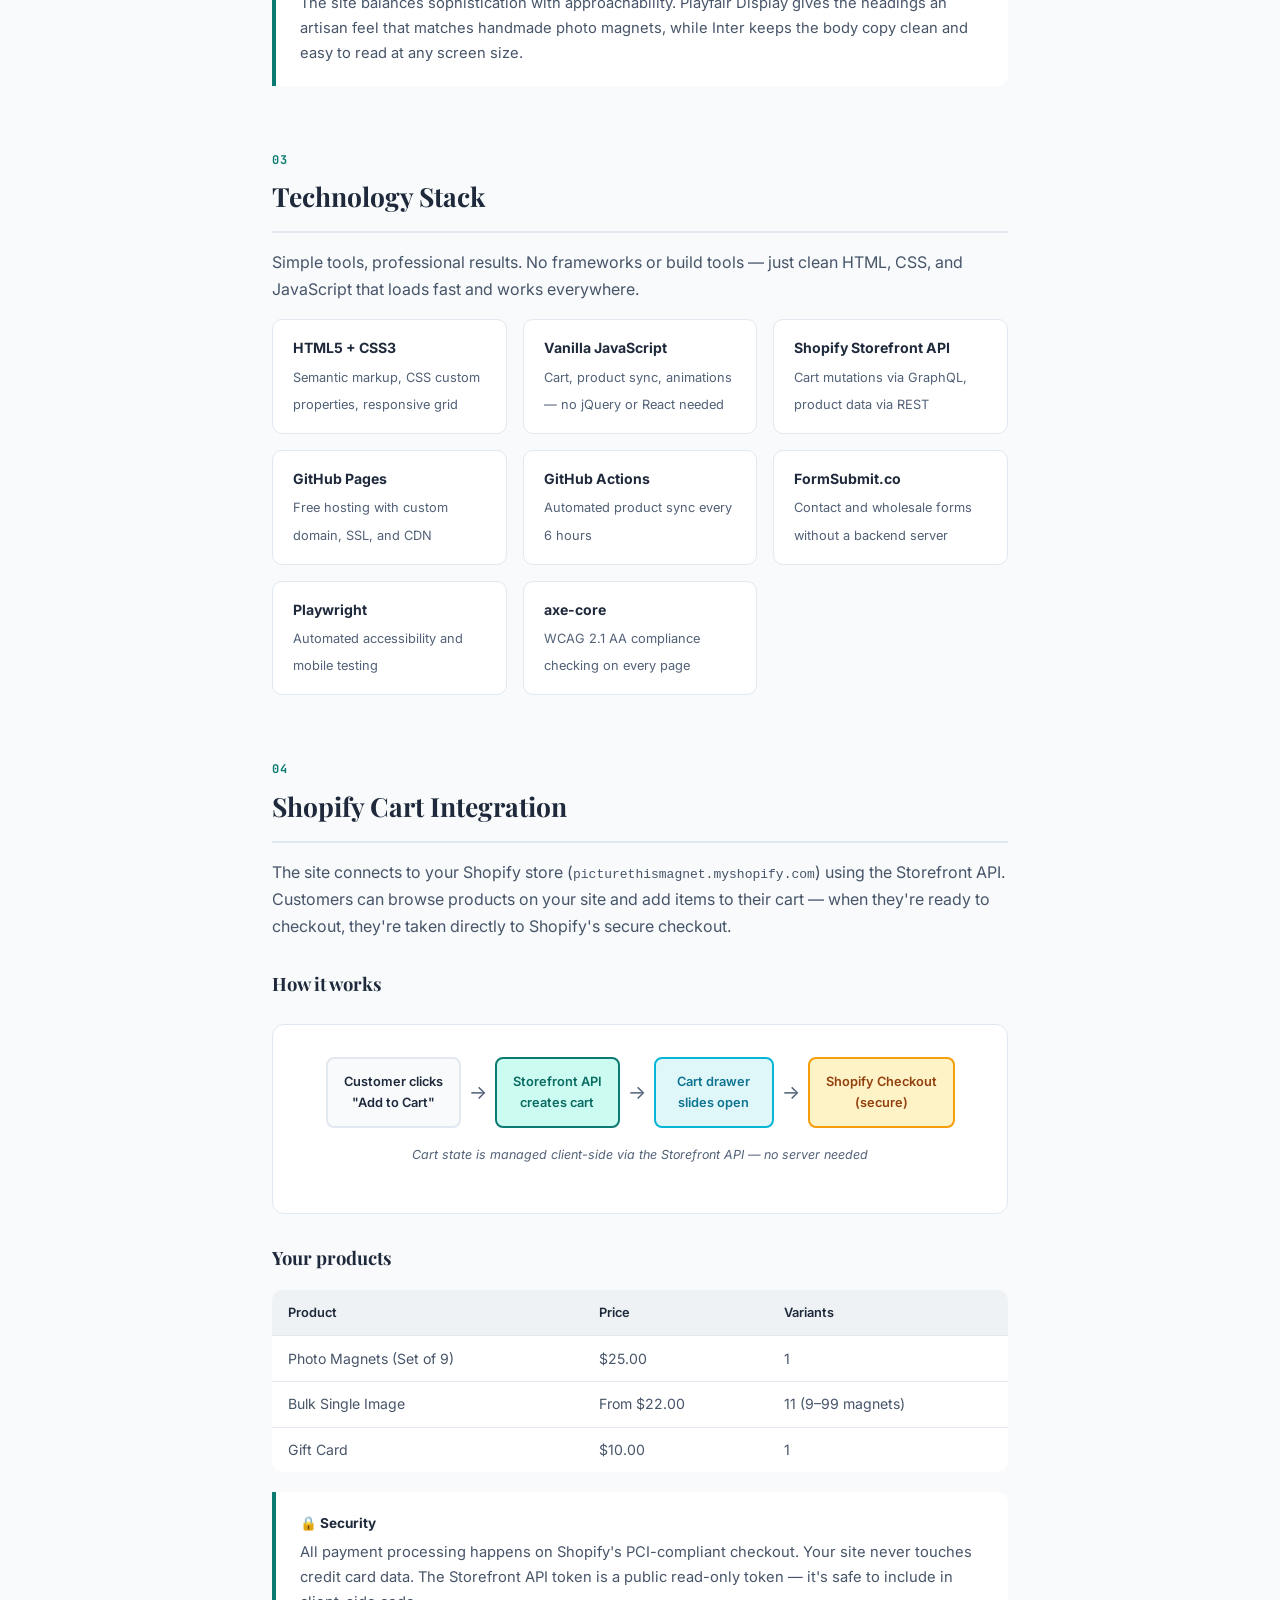
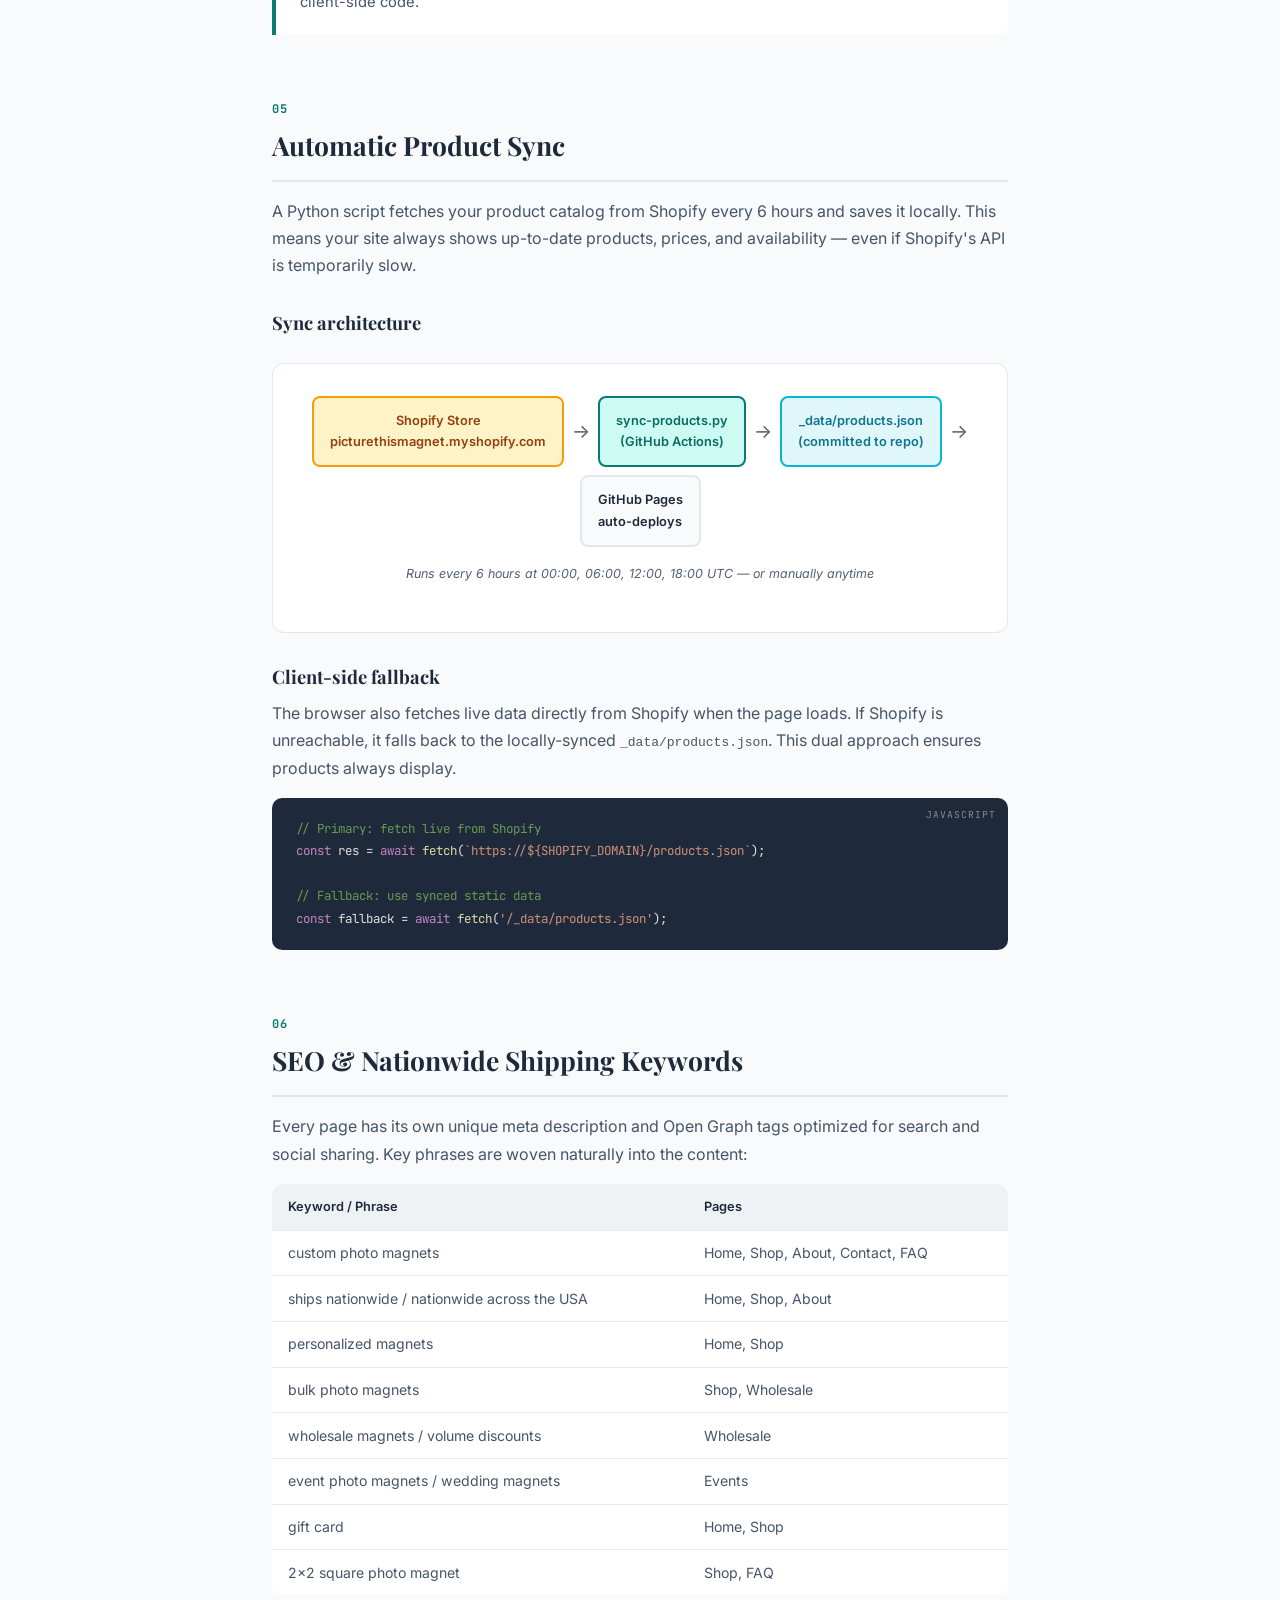
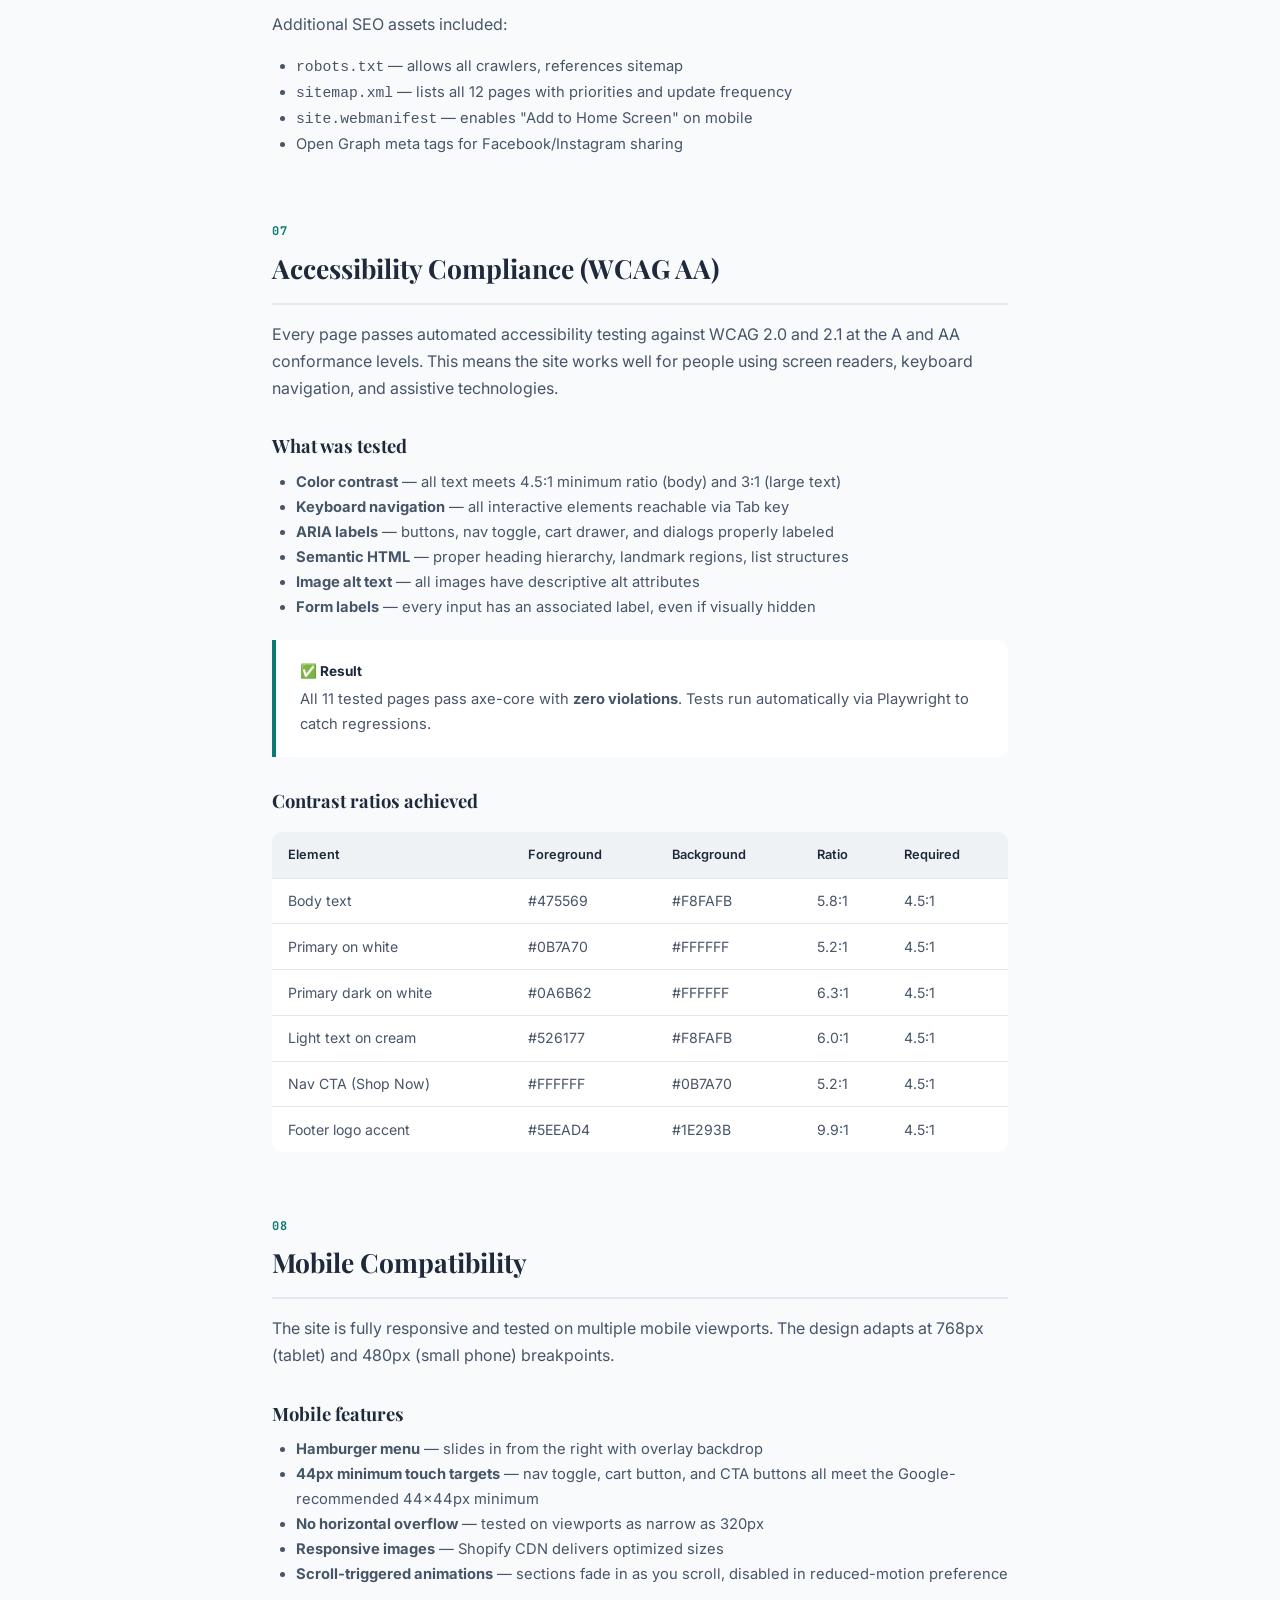
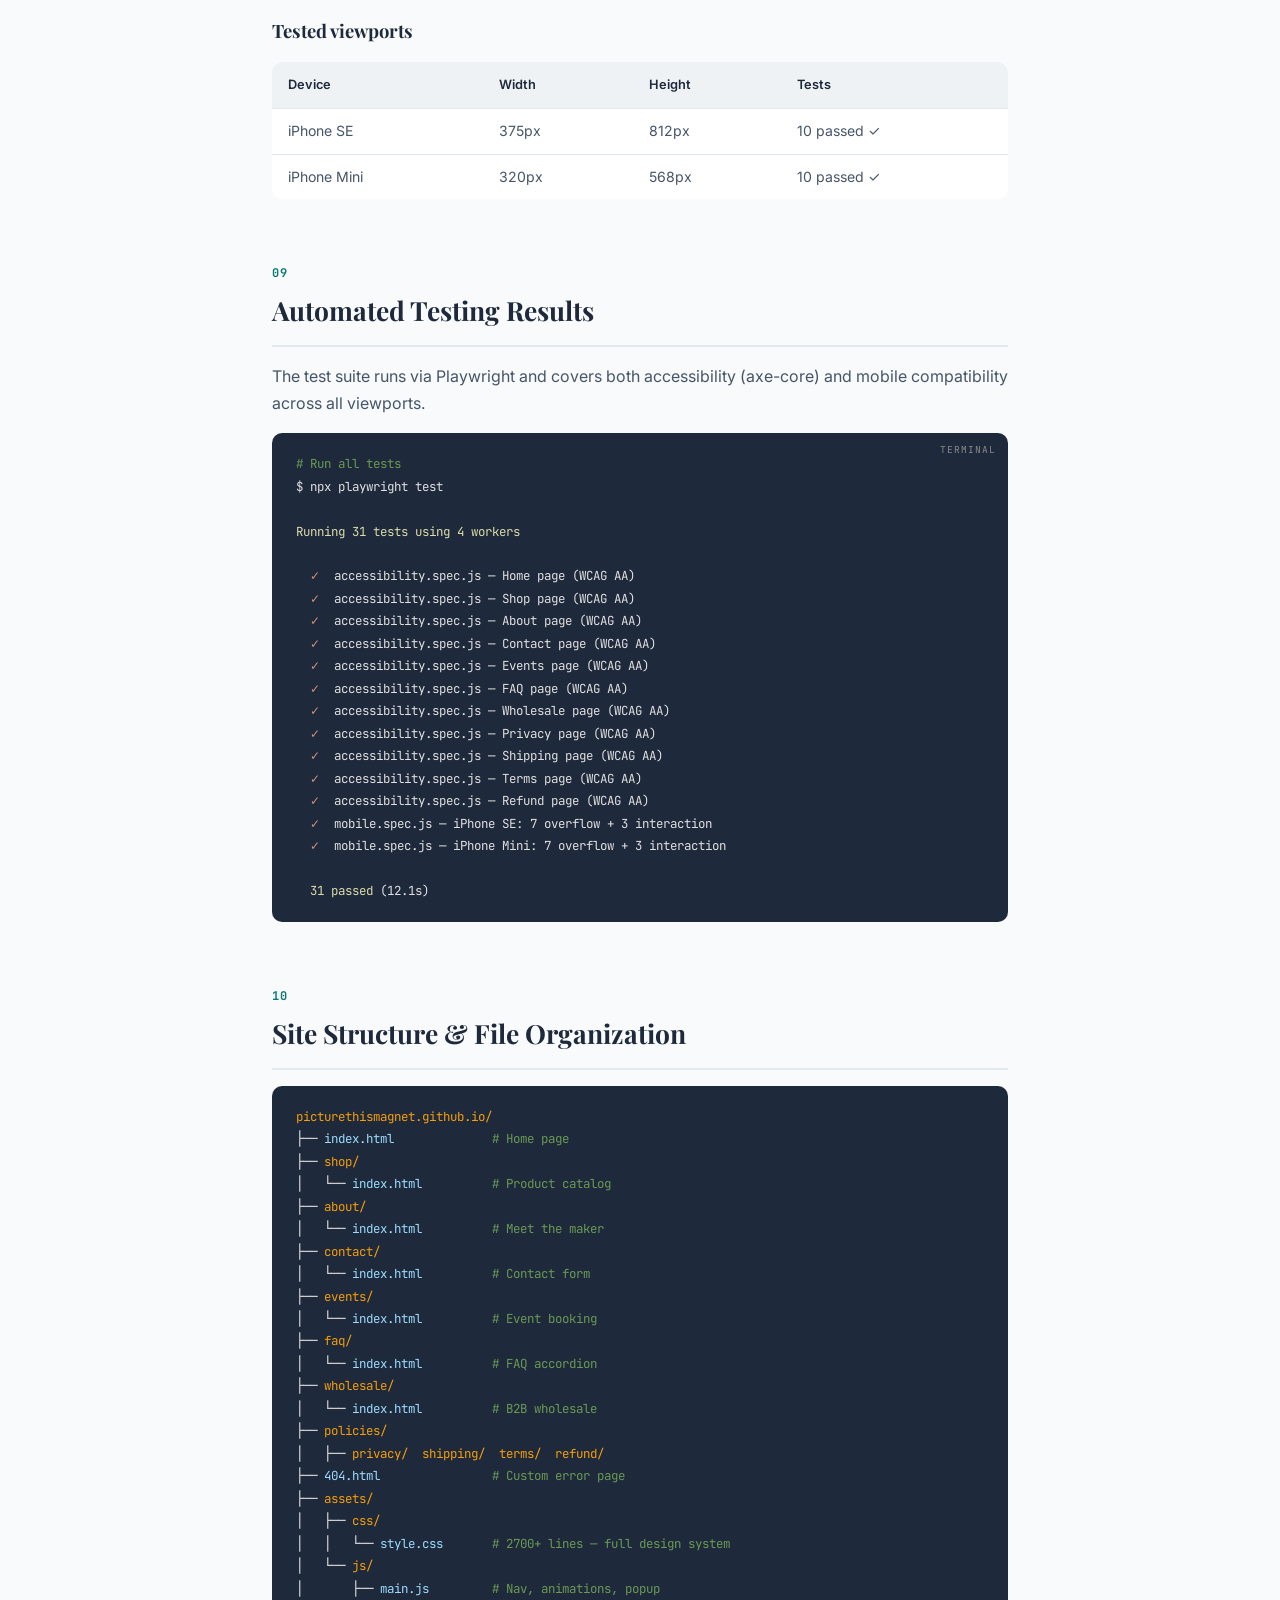
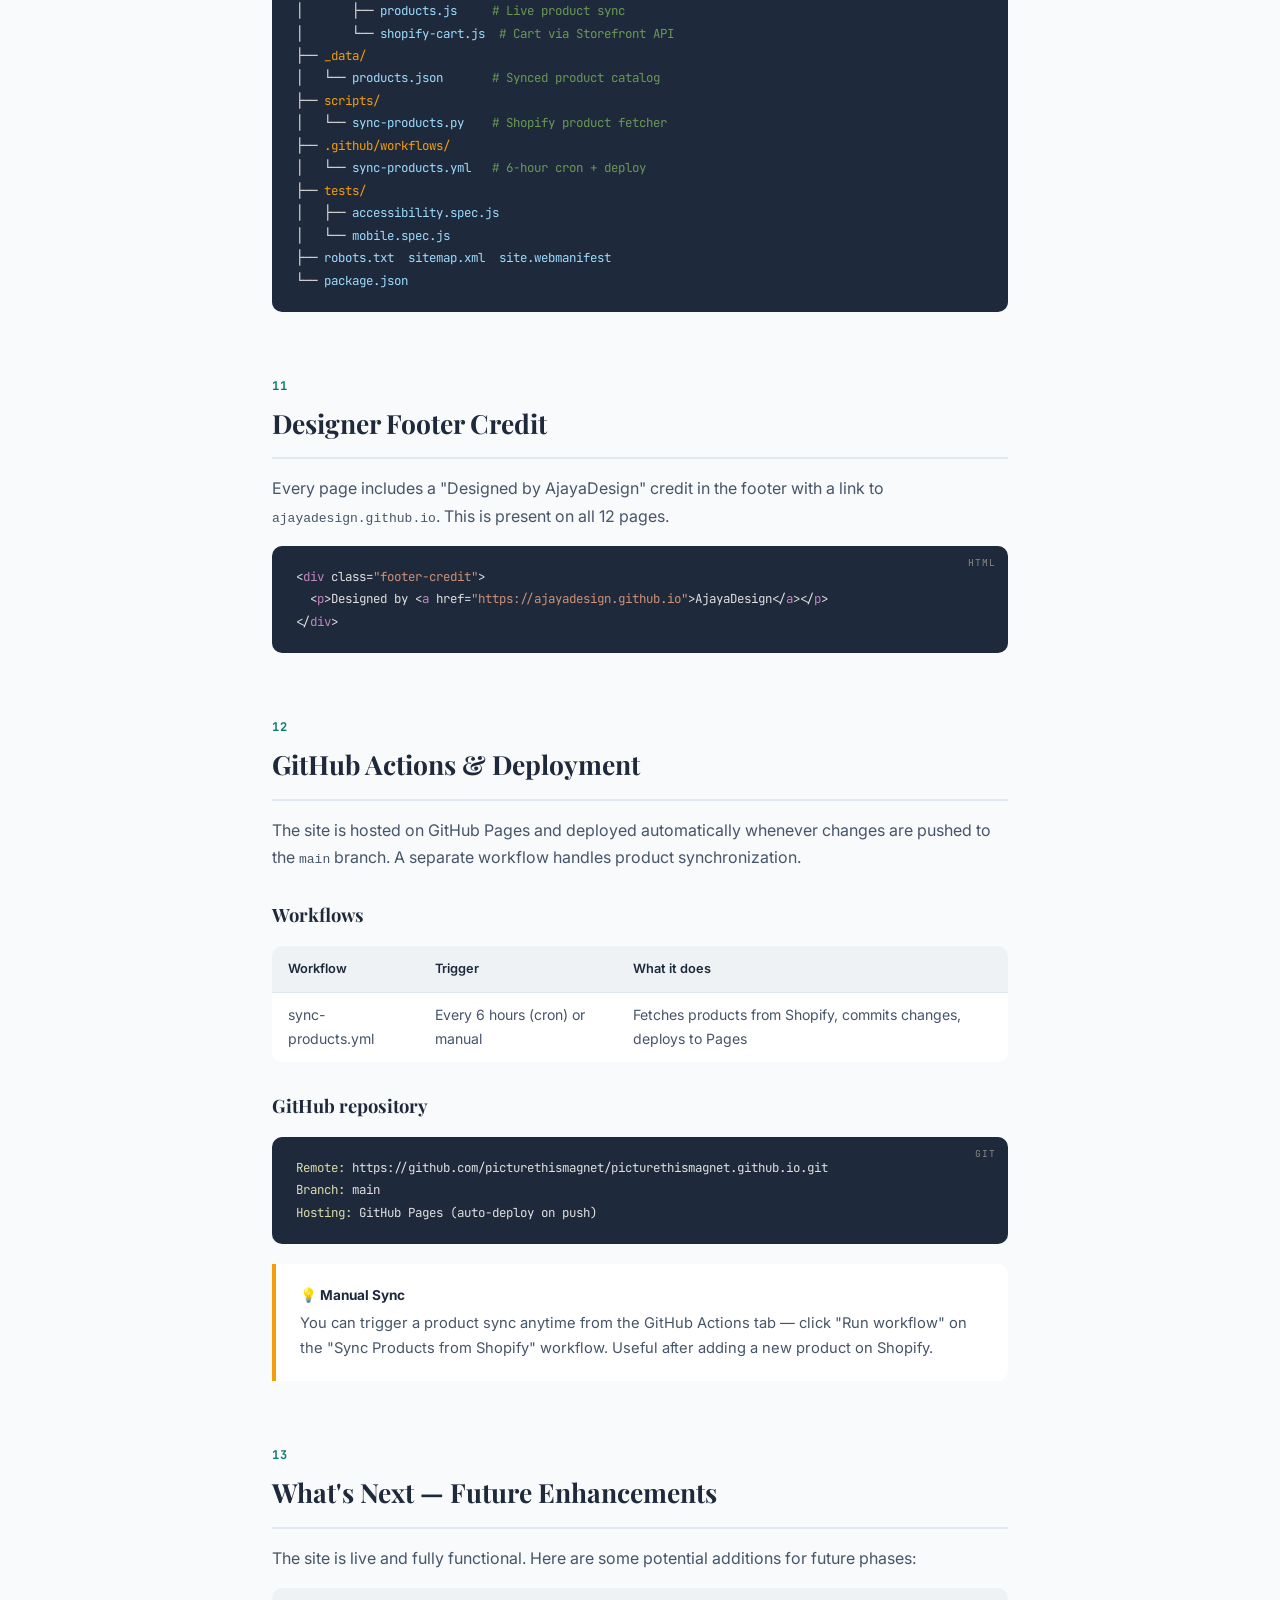
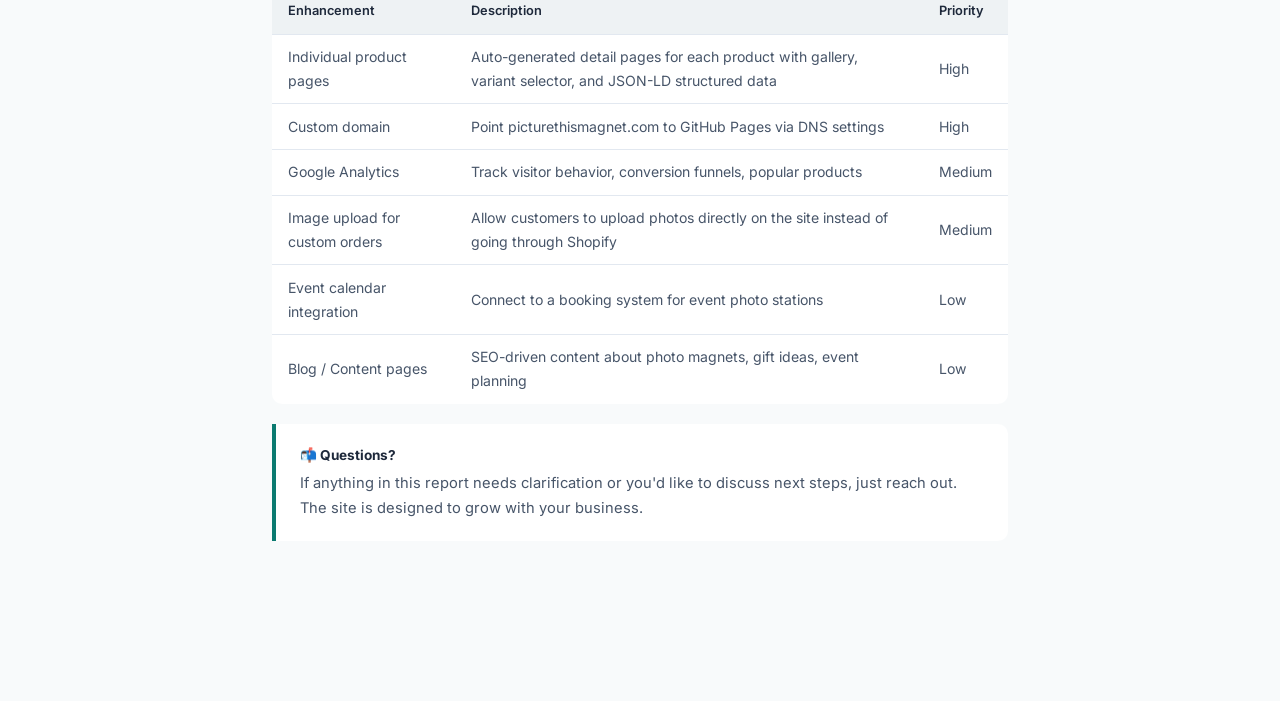
<file: report.html>
<!DOCTYPE html>
<html lang="en">
<head>
  <meta charset="UTF-8">
  <meta name="viewport" content="width=device-width, initial-scale=1.0">
  <title>Website Build Report — PictureThisMagnet</title>
  <meta name="robots" content="noindex, nofollow">
  <link rel="preconnect" href="https://fonts.googleapis.com">
  <link rel="preconnect" href="https://fonts.gstatic.com" crossorigin>
  <link href="https://fonts.googleapis.com/css2?family=Playfair+Display:wght@400;600;700&family=Inter:wght@400;500;600;700&family=Cormorant+Garamond:ital,wght@0,400;1,400&family=JetBrains+Mono:wght@400;700&display=swap" rel="stylesheet">
  <style>
/* ── Reset ── */
*, *::before, *::after { box-sizing: border-box; margin: 0; padding: 0; }

/* ── Design Tokens (PictureThisMagnet palette) ── */
:root {
  --color-primary: #0B7A70;
  --color-primary-light: #5EEAD4;
  --color-primary-dark: #0A6B62;
  --color-secondary: #06B6D4;
  --color-secondary-light: #67E8F9;
  --color-accent: #F59E0B;
  --color-cream: #F8FAFB;
  --color-cream-dark: #EEF2F4;
  --color-charcoal: #1E293B;
  --color-text: #475569;
  --color-text-light: #526177;
  --color-white: #FFFFFF;
  --color-border: #E2E8F0;
  --font-heading: 'Playfair Display', Georgia, serif;
  --font-body: 'Inter', -apple-system, BlinkMacSystemFont, sans-serif;
  --font-accent: 'Cormorant Garamond', Georgia, serif;
  --font-mono: 'JetBrains Mono', 'Fira Code', monospace;
}

body {
  font-family: var(--font-body);
  color: var(--color-text);
  background: var(--color-cream);
  line-height: 1.7;
  -webkit-font-smoothing: antialiased;
  overflow-x: hidden;
}

/* ── Report Header ── */
.report-header {
  background: linear-gradient(135deg, var(--color-charcoal) 0%, #0f2027 50%, var(--color-primary-dark) 100%);
  color: white;
  padding: 4rem 2rem 3rem;
  text-align: center;
}
.report-header .badge {
  display: inline-block;
  background: var(--color-primary);
  color: white;
  font-size: 0.7rem;
  font-weight: 700;
  letter-spacing: 0.15em;
  text-transform: uppercase;
  padding: 0.35rem 1rem;
  border-radius: 50px;
  margin-bottom: 1.25rem;
}
.report-header h1 {
  font-family: var(--font-heading);
  font-size: clamp(2rem, 5vw, 3rem);
  font-weight: 700;
  margin-bottom: 0.5rem;
}
.report-header .subtitle {
  font-family: var(--font-accent);
  font-size: 1.2rem;
  opacity: 0.7;
  font-style: italic;
}
.report-meta {
  display: flex;
  justify-content: center;
  gap: 2rem;
  margin-top: 1.5rem;
  font-size: 0.85rem;
  opacity: 0.6;
}

/* ── TOC ── */
.toc {
  max-width: 800px;
  margin: -1.5rem auto 0;
  background: var(--color-white);
  border-radius: 12px;
  padding: 1.75rem 2rem;
  box-shadow: 0 4px 24px rgba(0,0,0,0.08);
  position: relative;
  z-index: 2;
}
.toc h2 {
  font-family: var(--font-heading);
  font-size: 1rem;
  color: var(--color-charcoal);
  margin-bottom: 0.75rem;
  text-transform: uppercase;
  letter-spacing: 0.1em;
}
.toc ol {
  list-style: none;
  counter-reset: toc;
  columns: 2;
  column-gap: 2rem;
}
.toc li {
  counter-increment: toc;
  padding: 0.3rem 0;
}
.toc li::before {
  content: "0" counter(toc) ".";
  color: var(--color-primary);
  font-weight: 700;
  font-size: 0.8rem;
  margin-right: 0.5rem;
  font-family: var(--font-mono);
}
.toc a {
  color: var(--color-text);
  text-decoration: none;
  font-size: 0.9rem;
  transition: color 0.2s;
}
.toc a:hover { color: var(--color-primary); }

/* ── Main content ── */
.report { max-width: 800px; margin: 0 auto; padding: 3rem 2rem 6rem; }

/* ── Section ── */
.section {
  margin-bottom: 4rem;
  scroll-margin-top: 2rem;
}
.section-num {
  font-family: var(--font-mono);
  font-size: 0.75rem;
  font-weight: 700;
  color: var(--color-primary);
  letter-spacing: 0.1em;
  text-transform: uppercase;
  display: block;
  margin-bottom: 0.25rem;
}
.section h2 {
  font-family: var(--font-heading);
  font-size: 1.65rem;
  color: var(--color-charcoal);
  margin-bottom: 1rem;
  padding-bottom: 0.75rem;
  border-bottom: 2px solid var(--color-border);
}
.section h3 {
  font-family: var(--font-heading);
  font-size: 1.15rem;
  color: var(--color-charcoal);
  margin: 1.75rem 0 0.5rem;
}
.section p { margin-bottom: 1rem; }

/* ── Comparison cards ── */
.compare {
  display: grid;
  grid-template-columns: 1fr 1fr;
  gap: 1.25rem;
  margin: 1.25rem 0;
}
.compare-card {
  background: var(--color-white);
  border-radius: 10px;
  padding: 1.25rem 1.5rem;
  border-left: 4px solid var(--color-border);
}
.compare-card.before { border-left-color: var(--color-text-light); }
.compare-card.after  { border-left-color: var(--color-primary); }
.compare-card .label {
  font-size: 0.7rem;
  font-weight: 700;
  letter-spacing: 0.12em;
  text-transform: uppercase;
  margin-bottom: 0.5rem;
  display: block;
}
.compare-card.before .label { color: var(--color-text-light); }
.compare-card.after  .label { color: var(--color-primary); }
.compare-card ul {
  list-style: none;
  font-size: 0.88rem;
}
.compare-card li {
  padding: 0.2rem 0;
  padding-left: 1.25rem;
  position: relative;
}
.compare-card.before li::before { content: "✗"; position: absolute; left: 0; color: #c0392b; font-weight: 700; }
.compare-card.after  li::before { content: "✓"; position: absolute; left: 0; color: var(--color-primary); font-weight: 700; }

/* ── Color swatches ── */
.swatches {
  display: flex;
  gap: 1rem;
  flex-wrap: wrap;
  margin: 1rem 0 1.5rem;
}
.swatch {
  text-align: center;
}
.swatch-circle {
  width: 56px;
  height: 56px;
  border-radius: 50%;
  margin: 0 auto 0.4rem;
  box-shadow: 0 2px 8px rgba(0,0,0,0.1);
  border: 3px solid white;
}
.swatch-name {
  font-size: 0.72rem;
  font-weight: 600;
  color: var(--color-charcoal);
}
.swatch-hex {
  font-size: 0.65rem;
  color: var(--color-text-light);
  font-family: var(--font-mono);
}

/* ── Tech stack list ── */
.tech-stack {
  display: grid;
  grid-template-columns: repeat(auto-fill, minmax(220px, 1fr));
  gap: 1rem;
  margin: 1rem 0;
}
.tech-item {
  background: var(--color-white);
  border-radius: 10px;
  padding: 1rem 1.25rem;
  border: 1px solid var(--color-border);
}
.tech-item strong {
  display: block;
  font-size: 0.88rem;
  color: var(--color-charcoal);
  margin-bottom: 0.15rem;
}
.tech-item span {
  font-size: 0.8rem;
  color: var(--color-text-light);
}

/* ── Code blocks ── */
.code-block {
  background: var(--color-charcoal);
  color: #e0e0e0;
  border-radius: 10px;
  padding: 1.25rem 1.5rem;
  font-family: var(--font-mono);
  font-size: 0.78rem;
  line-height: 1.8;
  overflow-x: auto;
  white-space: pre;
  margin: 1rem 0;
  position: relative;
}
.code-block .label {
  position: absolute;
  top: 0.5rem;
  right: 0.75rem;
  font-size: 0.6rem;
  text-transform: uppercase;
  letter-spacing: 0.1em;
  color: #888;
}
.code-block .cm  { color: #6a9955; }
.code-block .kw  { color: #c586c0; }
.code-block .fn  { color: #dcdcaa; }
.code-block .str { color: #ce9178; }
.code-block .num { color: #b5cea8; }
.code-block .op  { color: #d4d4d4; }

/* ── Diagram ── */
.diagram {
  background: var(--color-white);
  border: 1px solid var(--color-border);
  border-radius: 12px;
  padding: 2rem;
  margin: 1.5rem 0;
  text-align: center;
}
.diagram-flow {
  display: flex;
  align-items: center;
  justify-content: center;
  flex-wrap: wrap;
  gap: 0.5rem;
}
.diagram-box {
  background: var(--color-cream);
  border: 2px solid var(--color-border);
  border-radius: 8px;
  padding: 0.75rem 1rem;
  font-size: 0.8rem;
  font-weight: 600;
  color: var(--color-charcoal);
  min-width: 120px;
}
.diagram-box.highlight {
  background: #ccfbf1;
  border-color: var(--color-primary);
  color: var(--color-primary-dark);
}
.diagram-box.blue {
  background: #e0f7fa;
  border-color: var(--color-secondary);
  color: #0e7490;
}
.diagram-box.gold {
  background: #fef3c7;
  border-color: var(--color-accent);
  color: #92400e;
}
.diagram-arrow {
  font-size: 1.2rem;
  color: var(--color-text-light);
}
.diagram-caption {
  font-size: 0.78rem;
  color: var(--color-text-light);
  margin-top: 1rem;
  font-style: italic;
}

/* ── Callout ── */
.callout {
  background: var(--color-white);
  border-left: 4px solid var(--color-primary);
  border-radius: 0 10px 10px 0;
  padding: 1.25rem 1.5rem;
  margin: 1.25rem 0;
  font-size: 0.92rem;
}
.callout.idea { border-left-color: var(--color-accent); }
.callout.success { border-left-color: var(--color-primary); }
.callout.warning { border-left-color: #e74c3c; }
.callout .callout-title {
  font-weight: 700;
  color: var(--color-charcoal);
  font-size: 0.85rem;
  margin-bottom: 0.25rem;
}

/* ── File tree ── */
.file-tree {
  background: var(--color-charcoal);
  color: #ccc;
  border-radius: 10px;
  padding: 1.25rem 1.5rem;
  font-family: var(--font-mono);
  font-size: 0.78rem;
  line-height: 1.8;
  white-space: pre;
  overflow-x: auto;
  margin: 1rem 0;
}
.file-tree .dir { color: var(--color-accent); }
.file-tree .file { color: #9cdcfe; }
.file-tree .comment { color: #6a9955; }

/* ── Table ── */
.report table {
  width: 100%;
  border-collapse: collapse;
  margin: 1rem 0;
  font-size: 0.88rem;
  background: var(--color-white);
  border-radius: 10px;
  overflow: hidden;
}
.report th {
  background: var(--color-cream-dark);
  text-align: left;
  padding: 0.75rem 1rem;
  font-weight: 600;
  font-size: 0.8rem;
  color: var(--color-charcoal);
}
.report td {
  padding: 0.65rem 1rem;
  border-top: 1px solid var(--color-border);
}

.table-wrap {
  overflow-x: auto;
  -webkit-overflow-scrolling: touch;
  margin: 1rem 0;
}
.table-wrap table { margin: 0; }

/* ── Responsive ── */
@media (max-width: 640px) {
  .compare { grid-template-columns: 1fr; }
  .toc ol { columns: 1; }
  .toc { padding: 1.25rem 1rem; }
  .report-header { padding: 2.5rem 1rem 2rem; }
  .report-header h1 { font-size: 1.6rem; }
  .report-meta { flex-direction: column; gap: 0.25rem; }
  .report { padding: 2rem 1rem 4rem; }
  .diagram-flow { flex-direction: column; }
  .diagram-arrow { transform: rotate(90deg); }
  .callout { padding: 1rem; }
  .section h2 { font-size: 1.3rem; }
  .report th, .report td { padding: 0.5rem 0.6rem; font-size: 0.78rem; }
  .tech-stack { grid-template-columns: 1fr; }
  .code-block { font-size: 0.75rem; padding: 1rem; }
  code { word-break: break-all; }
  .file-tree { font-size: 0.7rem; padding: 1rem; }
}

/* ── Print ── */
@media print {
  .report-header { background: white; color: black; border-bottom: 2px solid #ccc; }
  .toc { box-shadow: none; border: 1px solid #ccc; }
  body { background: white; }
}
  </style>
</head>
<body>

<!-- ═══════════════════ HEADER ═══════════════════ -->
<header class="report-header">
  <span class="badge">Client Report</span>
  <h1>Website Build Report</h1>
  <p class="subtitle">PictureThisMagnet — Custom Static Site with Shopify Integration</p>
  <div class="report-meta">
    <span>Prepared: March 11, 2026</span>
    <span>For: Lily</span>
    <span>By: AJ</span>
    <span>Version: 1.0</span>
  </div>
</header>

<!-- ═══════════════════ TABLE OF CONTENTS ═══════════════════ -->
<nav class="toc">
  <h2>Contents</h2>
  <p style="padding:0.3rem 0;font-size:0.9rem;"><span style="color:var(--color-primary);font-weight:700;font-size:0.8rem;margin-right:0.5rem;font-family:var(--font-mono);">00.</span><a href="#summary" style="color:var(--color-text);text-decoration:none;">Summary — The Big Picture</a></p>
  <ol>
    <li><a href="#what-was-built">What Was Built</a></li>
    <li><a href="#design">Design Decisions — Colors, Theme &amp; Typography</a></li>
    <li><a href="#tech">Technology Stack</a></li>
    <li><a href="#shopify">Shopify Cart Integration</a></li>
    <li><a href="#auto-sync">Automatic Product Sync</a></li>
    <li><a href="#seo">SEO &amp; Nationwide Shipping Keywords</a></li>
    <li><a href="#accessibility">Accessibility Compliance (WCAG AA)</a></li>
    <li><a href="#mobile">Mobile Compatibility</a></li>
    <li><a href="#testing">Automated Testing Results</a></li>
    <li><a href="#site-structure">Site Structure &amp; File Organization</a></li>
    <li><a href="#footer-credit">Designer Footer Credit</a></li>
    <li><a href="#github-actions">GitHub Actions &amp; Deployment</a></li>
    <li><a href="#whats-next">What's Next — Future Enhancements</a></li>
  </ol>
</nav>

<!-- ═══════════════════ REPORT BODY ═══════════════════ -->
<main class="report">

  <!-- ═══ 00 — Summary ═══ -->
  <section class="section" id="summary">
    <span class="section-num">00</span>
    <h2>Summary — The Big Picture</h2>
    <p>Hi Lily — this report covers everything that went into building the PictureThisMagnet website from scratch. The site is a fully custom, hand-coded static website that connects directly to your Shopify store for product data and checkout.</p>
    <p>No Shopify theme, no website builders — every page was designed and coded specifically for PictureThisMagnet. The result is a fast, accessible, mobile-friendly site that you own and control through GitHub Pages.</p>

    <h3>What you're getting</h3>
    <div class="compare">
      <div class="compare-card before">
        <span class="label">❌ Before</span>
        <ul>
          <li>Default Shopify storefront</li>
          <li>Limited design control</li>
          <li>Generic look shared with other stores</li>
          <li>No custom pages (FAQ, events, wholesale)</li>
          <li>No accessibility testing</li>
        </ul>
      </div>
      <div class="compare-card after">
        <span class="label">✓ After</span>
        <ul>
          <li>12 custom-designed HTML pages</li>
          <li>Unique brand identity with curated colors &amp; fonts</li>
          <li>Dedicated pages for events, wholesale, FAQ</li>
          <li>WCAG AA accessible (tested with axe-core)</li>
          <li>Mobile-optimized with 44px touch targets</li>
          <li>Automated product sync every 6 hours</li>
          <li>Live Shopify cart integration</li>
        </ul>
      </div>
    </div>
  </section>

  <!-- ═══ 01 — What Was Built ═══ -->
  <section class="section" id="what-was-built">
    <span class="section-num">01</span>
    <h2>What Was Built</h2>
    <p>The site includes 12 fully designed and coded HTML pages, each with consistent branding, navigation, and footer. Every page is connected to the Shopify cart system.</p>

    <div class="table-wrap">
      <table>
        <thead>
          <tr><th>Page</th><th>URL</th><th>Purpose</th></tr>
        </thead>
        <tbody>
          <tr><td>Home</td><td>/</td><td>Hero, featured products, newsletter, trust badges</td></tr>
          <tr><td>Shop</td><td>/shop/</td><td>Full product catalog with live Shopify data</td></tr>
          <tr><td>About</td><td>/about/</td><td>Meet the maker — Lily's story and brand values</td></tr>
          <tr><td>Contact</td><td>/contact/</td><td>Contact form via FormSubmit.co</td></tr>
          <tr><td>Events</td><td>/events/</td><td>Event booking and photo station information</td></tr>
          <tr><td>FAQ</td><td>/faq/</td><td>Frequently asked questions with accordion UI</td></tr>
          <tr><td>Wholesale</td><td>/wholesale/</td><td>B2B bulk pricing and inquiry form</td></tr>
          <tr><td>Privacy</td><td>/policies/privacy/</td><td>Privacy policy</td></tr>
          <tr><td>Shipping</td><td>/policies/shipping/</td><td>Shipping information and expectations</td></tr>
          <tr><td>Terms</td><td>/policies/terms/</td><td>Terms of service</td></tr>
          <tr><td>Refund</td><td>/policies/refund/</td><td>Refund and return policy</td></tr>
          <tr><td>404</td><td>/404.html</td><td>Custom error page with navigation back</td></tr>
        </tbody>
      </table>
    </div>

    <div class="callout success">
      <div class="callout-title">✦ Key Feature</div>
      Every page includes a slide-out cart drawer, hamburger menu on mobile, back-to-top button, and a newsletter popup — all working without any page reload.
    </div>
  </section>

  <!-- ═══ 02 — Design Decisions ═══ -->
  <section class="section" id="design">
    <span class="section-num">02</span>
    <h2>Design Decisions — Colors, Theme &amp; Typography</h2>

    <h3>Color Palette</h3>
    <p>I selected these colors to feel modern and trustworthy while standing out from typical e-commerce pastels. The teal conveys craftsmanship and quality, while the warm cream background keeps things soft and inviting.</p>

    <div class="swatches">
      <div class="swatch">
        <div class="swatch-circle" style="background:#0B7A70;"></div>
        <div class="swatch-name">Primary</div>
        <div class="swatch-hex">#0B7A70</div>
      </div>
      <div class="swatch">
        <div class="swatch-circle" style="background:#0A6B62;"></div>
        <div class="swatch-name">Primary Dark</div>
        <div class="swatch-hex">#0A6B62</div>
      </div>
      <div class="swatch">
        <div class="swatch-circle" style="background:#5EEAD4;"></div>
        <div class="swatch-name">Primary Light</div>
        <div class="swatch-hex">#5EEAD4</div>
      </div>
      <div class="swatch">
        <div class="swatch-circle" style="background:#06B6D4;"></div>
        <div class="swatch-name">Accent</div>
        <div class="swatch-hex">#06B6D4</div>
      </div>
      <div class="swatch">
        <div class="swatch-circle" style="background:#F8FAFB;"></div>
        <div class="swatch-name">Cream</div>
        <div class="swatch-hex">#F8FAFB</div>
      </div>
      <div class="swatch">
        <div class="swatch-circle" style="background:#1E293B;"></div>
        <div class="swatch-name">Charcoal</div>
        <div class="swatch-hex">#1E293B</div>
      </div>
      <div class="swatch">
        <div class="swatch-circle" style="background:#475569;"></div>
        <div class="swatch-name">Text</div>
        <div class="swatch-hex">#475569</div>
      </div>
    </div>

    <p>Every color meets <strong>WCAG AA contrast requirements</strong> (4.5:1 minimum for body text, 3:1 for large text). The primary teal (#0B7A70) delivers a 5.2:1 contrast ratio on white — well above the threshold.</p>

    <h3>Typography</h3>
    <div class="tech-stack">
      <div class="tech-item">
        <strong>Playfair Display</strong>
        <span>Headings — elegant serif with high contrast strokes</span>
      </div>
      <div class="tech-item">
        <strong>Inter</strong>
        <span>Body text — clean, highly-legible sans-serif</span>
      </div>
      <div class="tech-item">
        <strong>Cormorant Garamond</strong>
        <span>Accent text — refined italic for taglines and quotes</span>
      </div>
    </div>

    <div class="callout">
      <div class="callout-title">🎨 Design Philosophy</div>
      The site balances sophistication with approachability. Playfair Display gives the headings an artisan feel that matches handmade photo magnets, while Inter keeps the body copy clean and easy to read at any screen size.
    </div>
  </section>

  <!-- ═══ 03 — Technology Stack ═══ -->
  <section class="section" id="tech">
    <span class="section-num">03</span>
    <h2>Technology Stack</h2>
    <p>Simple tools, professional results. No frameworks or build tools — just clean HTML, CSS, and JavaScript that loads fast and works everywhere.</p>

    <div class="tech-stack">
      <div class="tech-item">
        <strong>HTML5 + CSS3</strong>
        <span>Semantic markup, CSS custom properties, responsive grid</span>
      </div>
      <div class="tech-item">
        <strong>Vanilla JavaScript</strong>
        <span>Cart, product sync, animations — no jQuery or React needed</span>
      </div>
      <div class="tech-item">
        <strong>Shopify Storefront API</strong>
        <span>Cart mutations via GraphQL, product data via REST</span>
      </div>
      <div class="tech-item">
        <strong>GitHub Pages</strong>
        <span>Free hosting with custom domain, SSL, and CDN</span>
      </div>
      <div class="tech-item">
        <strong>GitHub Actions</strong>
        <span>Automated product sync every 6 hours</span>
      </div>
      <div class="tech-item">
        <strong>FormSubmit.co</strong>
        <span>Contact and wholesale forms without a backend server</span>
      </div>
      <div class="tech-item">
        <strong>Playwright</strong>
        <span>Automated accessibility and mobile testing</span>
      </div>
      <div class="tech-item">
        <strong>axe-core</strong>
        <span>WCAG 2.1 AA compliance checking on every page</span>
      </div>
    </div>
  </section>

  <!-- ═══ 04 — Shopify Cart Integration ═══ -->
  <section class="section" id="shopify">
    <span class="section-num">04</span>
    <h2>Shopify Cart Integration</h2>
    <p>The site connects to your Shopify store (<code>picturethismagnet.myshopify.com</code>) using the Storefront API. Customers can browse products on your site and add items to their cart — when they're ready to checkout, they're taken directly to Shopify's secure checkout.</p>

    <h3>How it works</h3>
    <div class="diagram">
      <div class="diagram-flow">
        <div class="diagram-box">Customer clicks<br>"Add to Cart"</div>
        <span class="diagram-arrow">→</span>
        <div class="diagram-box highlight">Storefront API<br>creates cart</div>
        <span class="diagram-arrow">→</span>
        <div class="diagram-box blue">Cart drawer<br>slides open</div>
        <span class="diagram-arrow">→</span>
        <div class="diagram-box gold">Shopify Checkout<br>(secure)</div>
      </div>
      <p class="diagram-caption">Cart state is managed client-side via the Storefront API — no server needed</p>
    </div>

    <h3>Your products</h3>
    <div class="table-wrap">
      <table>
        <thead>
          <tr><th>Product</th><th>Price</th><th>Variants</th></tr>
        </thead>
        <tbody>
          <tr><td>Photo Magnets (Set of 9)</td><td>$25.00</td><td>1</td></tr>
          <tr><td>Bulk Single Image</td><td>From $22.00</td><td>11 (9–99 magnets)</td></tr>
          <tr><td>Gift Card</td><td>$10.00</td><td>1</td></tr>
        </tbody>
      </table>
    </div>

    <div class="callout">
      <div class="callout-title">🔒 Security</div>
      All payment processing happens on Shopify's PCI-compliant checkout. Your site never touches credit card data. The Storefront API token is a public read-only token — it's safe to include in client-side code.
    </div>
  </section>

  <!-- ═══ 05 — Automatic Product Sync ═══ -->
  <section class="section" id="auto-sync">
    <span class="section-num">05</span>
    <h2>Automatic Product Sync</h2>
    <p>A Python script fetches your product catalog from Shopify every 6 hours and saves it locally. This means your site always shows up-to-date products, prices, and availability — even if Shopify's API is temporarily slow.</p>

    <h3>Sync architecture</h3>
    <div class="diagram">
      <div class="diagram-flow">
        <div class="diagram-box gold">Shopify Store<br>picturethismagnet.myshopify.com</div>
        <span class="diagram-arrow">→</span>
        <div class="diagram-box highlight">sync-products.py<br>(GitHub Actions)</div>
        <span class="diagram-arrow">→</span>
        <div class="diagram-box blue">_data/products.json<br>(committed to repo)</div>
        <span class="diagram-arrow">→</span>
        <div class="diagram-box">GitHub Pages<br>auto-deploys</div>
      </div>
      <p class="diagram-caption">Runs every 6 hours at 00:00, 06:00, 12:00, 18:00 UTC — or manually anytime</p>
    </div>

    <h3>Client-side fallback</h3>
    <p>The browser also fetches live data directly from Shopify when the page loads. If Shopify is unreachable, it falls back to the locally-synced <code>_data/products.json</code>. This dual approach ensures products always display.</p>

    <div class="code-block"><span class="label">JavaScript</span><span class="cm">// Primary: fetch live from Shopify</span>
<span class="kw">const</span> res = <span class="kw">await</span> <span class="fn">fetch</span>(<span class="str">`https://${SHOPIFY_DOMAIN}/products.json`</span>);

<span class="cm">// Fallback: use synced static data</span>
<span class="kw">const</span> fallback = <span class="kw">await</span> <span class="fn">fetch</span>(<span class="str">'/_data/products.json'</span>);</div>
  </section>

  <!-- ═══ 06 — SEO ═══ -->
  <section class="section" id="seo">
    <span class="section-num">06</span>
    <h2>SEO &amp; Nationwide Shipping Keywords</h2>
    <p>Every page has its own unique meta description and Open Graph tags optimized for search and social sharing. Key phrases are woven naturally into the content:</p>

    <div class="table-wrap">
      <table>
        <thead>
          <tr><th>Keyword / Phrase</th><th>Pages</th></tr>
        </thead>
        <tbody>
          <tr><td>custom photo magnets</td><td>Home, Shop, About, Contact, FAQ</td></tr>
          <tr><td>ships nationwide / nationwide across the USA</td><td>Home, Shop, About</td></tr>
          <tr><td>personalized magnets</td><td>Home, Shop</td></tr>
          <tr><td>bulk photo magnets</td><td>Shop, Wholesale</td></tr>
          <tr><td>wholesale magnets / volume discounts</td><td>Wholesale</td></tr>
          <tr><td>event photo magnets / wedding magnets</td><td>Events</td></tr>
          <tr><td>gift card</td><td>Home, Shop</td></tr>
          <tr><td>2x2 square photo magnet</td><td>Shop, FAQ</td></tr>
        </tbody>
      </table>
    </div>

    <p>Additional SEO assets included:</p>
    <ul style="list-style:disc;padding-left:1.5rem;margin-bottom:1rem;font-size:0.92rem;">
      <li><code>robots.txt</code> — allows all crawlers, references sitemap</li>
      <li><code>sitemap.xml</code> — lists all 12 pages with priorities and update frequency</li>
      <li><code>site.webmanifest</code> — enables "Add to Home Screen" on mobile</li>
      <li>Open Graph meta tags for Facebook/Instagram sharing</li>
    </ul>
  </section>

  <!-- ═══ 07 — Accessibility ═══ -->
  <section class="section" id="accessibility">
    <span class="section-num">07</span>
    <h2>Accessibility Compliance (WCAG AA)</h2>
    <p>Every page passes automated accessibility testing against WCAG 2.0 and 2.1 at the A and AA conformance levels. This means the site works well for people using screen readers, keyboard navigation, and assistive technologies.</p>

    <h3>What was tested</h3>
    <ul style="list-style:disc;padding-left:1.5rem;margin-bottom:1rem;font-size:0.92rem;">
      <li><strong>Color contrast</strong> — all text meets 4.5:1 minimum ratio (body) and 3:1 (large text)</li>
      <li><strong>Keyboard navigation</strong> — all interactive elements reachable via Tab key</li>
      <li><strong>ARIA labels</strong> — buttons, nav toggle, cart drawer, and dialogs properly labeled</li>
      <li><strong>Semantic HTML</strong> — proper heading hierarchy, landmark regions, list structures</li>
      <li><strong>Image alt text</strong> — all images have descriptive alt attributes</li>
      <li><strong>Form labels</strong> — every input has an associated label, even if visually hidden</li>
    </ul>

    <div class="callout success">
      <div class="callout-title">✅ Result</div>
      All 11 tested pages pass axe-core with <strong>zero violations</strong>. Tests run automatically via Playwright to catch regressions.
    </div>

    <h3>Contrast ratios achieved</h3>
    <div class="table-wrap">
      <table>
        <thead>
          <tr><th>Element</th><th>Foreground</th><th>Background</th><th>Ratio</th><th>Required</th></tr>
        </thead>
        <tbody>
          <tr><td>Body text</td><td>#475569</td><td>#F8FAFB</td><td>5.8:1</td><td>4.5:1</td></tr>
          <tr><td>Primary on white</td><td>#0B7A70</td><td>#FFFFFF</td><td>5.2:1</td><td>4.5:1</td></tr>
          <tr><td>Primary dark on white</td><td>#0A6B62</td><td>#FFFFFF</td><td>6.3:1</td><td>4.5:1</td></tr>
          <tr><td>Light text on cream</td><td>#526177</td><td>#F8FAFB</td><td>6.0:1</td><td>4.5:1</td></tr>
          <tr><td>Nav CTA (Shop Now)</td><td>#FFFFFF</td><td>#0B7A70</td><td>5.2:1</td><td>4.5:1</td></tr>
          <tr><td>Footer logo accent</td><td>#5EEAD4</td><td>#1E293B</td><td>9.9:1</td><td>4.5:1</td></tr>
        </tbody>
      </table>
    </div>
  </section>

  <!-- ═══ 08 — Mobile ═══ -->
  <section class="section" id="mobile">
    <span class="section-num">08</span>
    <h2>Mobile Compatibility</h2>
    <p>The site is fully responsive and tested on multiple mobile viewports. The design adapts at 768px (tablet) and 480px (small phone) breakpoints.</p>

    <h3>Mobile features</h3>
    <ul style="list-style:disc;padding-left:1.5rem;margin-bottom:1rem;font-size:0.92rem;">
      <li><strong>Hamburger menu</strong> — slides in from the right with overlay backdrop</li>
      <li><strong>44px minimum touch targets</strong> — nav toggle, cart button, and CTA buttons all meet the Google-recommended 44×44px minimum</li>
      <li><strong>No horizontal overflow</strong> — tested on viewports as narrow as 320px</li>
      <li><strong>Responsive images</strong> — Shopify CDN delivers optimized sizes</li>
      <li><strong>Scroll-triggered animations</strong> — sections fade in as you scroll, disabled in reduced-motion preference</li>
    </ul>

    <h3>Tested viewports</h3>
    <div class="table-wrap">
      <table>
        <thead>
          <tr><th>Device</th><th>Width</th><th>Height</th><th>Tests</th></tr>
        </thead>
        <tbody>
          <tr><td>iPhone SE</td><td>375px</td><td>812px</td><td>10 passed ✓</td></tr>
          <tr><td>iPhone Mini</td><td>320px</td><td>568px</td><td>10 passed ✓</td></tr>
        </tbody>
      </table>
    </div>
  </section>

  <!-- ═══ 09 — Testing ═══ -->
  <section class="section" id="testing">
    <span class="section-num">09</span>
    <h2>Automated Testing Results</h2>
    <p>The test suite runs via Playwright and covers both accessibility (axe-core) and mobile compatibility across all viewports.</p>

    <div class="code-block"><span class="label">Terminal</span><span class="cm"># Run all tests</span>
$ npx playwright test

<span class="fn">Running 31 tests using 4 workers</span>

  <span class="str">✓</span>  accessibility.spec.js — Home page (WCAG AA)
  <span class="str">✓</span>  accessibility.spec.js — Shop page (WCAG AA)
  <span class="str">✓</span>  accessibility.spec.js — About page (WCAG AA)
  <span class="str">✓</span>  accessibility.spec.js — Contact page (WCAG AA)
  <span class="str">✓</span>  accessibility.spec.js — Events page (WCAG AA)
  <span class="str">✓</span>  accessibility.spec.js — FAQ page (WCAG AA)
  <span class="str">✓</span>  accessibility.spec.js — Wholesale page (WCAG AA)
  <span class="str">✓</span>  accessibility.spec.js — Privacy page (WCAG AA)
  <span class="str">✓</span>  accessibility.spec.js — Shipping page (WCAG AA)
  <span class="str">✓</span>  accessibility.spec.js — Terms page (WCAG AA)
  <span class="str">✓</span>  accessibility.spec.js — Refund page (WCAG AA)
  <span class="str">✓</span>  mobile.spec.js — iPhone SE: 7 overflow + 3 interaction
  <span class="str">✓</span>  mobile.spec.js — iPhone Mini: 7 overflow + 3 interaction

  <span class="fn">31 passed</span> (12.1s)</div>
  </section>

  <!-- ═══ 10 — Site Structure ═══ -->
  <section class="section" id="site-structure">
    <span class="section-num">10</span>
    <h2>Site Structure &amp; File Organization</h2>

    <div class="file-tree"><span class="dir">picturethismagnet.github.io/</span>
├── <span class="file">index.html</span>              <span class="comment"># Home page</span>
├── <span class="dir">shop/</span>
│   └── <span class="file">index.html</span>          <span class="comment"># Product catalog</span>
├── <span class="dir">about/</span>
│   └── <span class="file">index.html</span>          <span class="comment"># Meet the maker</span>
├── <span class="dir">contact/</span>
│   └── <span class="file">index.html</span>          <span class="comment"># Contact form</span>
├── <span class="dir">events/</span>
│   └── <span class="file">index.html</span>          <span class="comment"># Event booking</span>
├── <span class="dir">faq/</span>
│   └── <span class="file">index.html</span>          <span class="comment"># FAQ accordion</span>
├── <span class="dir">wholesale/</span>
│   └── <span class="file">index.html</span>          <span class="comment"># B2B wholesale</span>
├── <span class="dir">policies/</span>
│   ├── <span class="dir">privacy/</span>  <span class="dir">shipping/</span>  <span class="dir">terms/</span>  <span class="dir">refund/</span>
├── <span class="file">404.html</span>                <span class="comment"># Custom error page</span>
├── <span class="dir">assets/</span>
│   ├── <span class="dir">css/</span>
│   │   └── <span class="file">style.css</span>       <span class="comment"># 2700+ lines — full design system</span>
│   └── <span class="dir">js/</span>
│       ├── <span class="file">main.js</span>         <span class="comment"># Nav, animations, popup</span>
│       ├── <span class="file">products.js</span>     <span class="comment"># Live product sync</span>
│       └── <span class="file">shopify-cart.js</span>  <span class="comment"># Cart via Storefront API</span>
├── <span class="dir">_data/</span>
│   └── <span class="file">products.json</span>       <span class="comment"># Synced product catalog</span>
├── <span class="dir">scripts/</span>
│   └── <span class="file">sync-products.py</span>    <span class="comment"># Shopify product fetcher</span>
├── <span class="dir">.github/workflows/</span>
│   └── <span class="file">sync-products.yml</span>   <span class="comment"># 6-hour cron + deploy</span>
├── <span class="dir">tests/</span>
│   ├── <span class="file">accessibility.spec.js</span>
│   └── <span class="file">mobile.spec.js</span>
├── <span class="file">robots.txt</span>  <span class="file">sitemap.xml</span>  <span class="file">site.webmanifest</span>
└── <span class="file">package.json</span></div>
  </section>

  <!-- ═══ 11 — Footer Credit ═══ -->
  <section class="section" id="footer-credit">
    <span class="section-num">11</span>
    <h2>Designer Footer Credit</h2>
    <p>Every page includes a "Designed by AjayaDesign" credit in the footer with a link to <code>ajayadesign.github.io</code>. This is present on all 12 pages.</p>

    <div class="code-block"><span class="label">HTML</span>&lt;<span class="kw">div</span> class=<span class="str">"footer-credit"</span>&gt;
  &lt;<span class="kw">p</span>&gt;Designed by &lt;<span class="kw">a</span> href=<span class="str">"https://ajayadesign.github.io"</span>&gt;AjayaDesign&lt;/<span class="kw">a</span>&gt;&lt;/<span class="kw">p</span>&gt;
&lt;/<span class="kw">div</span>&gt;</div>
  </section>

  <!-- ═══ 12 — GitHub Actions ═══ -->
  <section class="section" id="github-actions">
    <span class="section-num">12</span>
    <h2>GitHub Actions &amp; Deployment</h2>
    <p>The site is hosted on GitHub Pages and deployed automatically whenever changes are pushed to the <code>main</code> branch. A separate workflow handles product synchronization.</p>

    <h3>Workflows</h3>
    <div class="table-wrap">
      <table>
        <thead>
          <tr><th>Workflow</th><th>Trigger</th><th>What it does</th></tr>
        </thead>
        <tbody>
          <tr><td>sync-products.yml</td><td>Every 6 hours (cron) or manual</td><td>Fetches products from Shopify, commits changes, deploys to Pages</td></tr>
        </tbody>
      </table>
    </div>

    <h3>GitHub repository</h3>
    <div class="code-block"><span class="label">Git</span><span class="fn">Remote:</span> https://github.com/picturethismagnet/picturethismagnet.github.io.git
<span class="fn">Branch:</span> main
<span class="fn">Hosting:</span> GitHub Pages (auto-deploy on push)</div>

    <div class="callout idea">
      <div class="callout-title">💡 Manual Sync</div>
      You can trigger a product sync anytime from the GitHub Actions tab — click "Run workflow" on the "Sync Products from Shopify" workflow. Useful after adding a new product on Shopify.
    </div>
  </section>

  <!-- ═══ 13 — What's Next ═══ -->
  <section class="section" id="whats-next">
    <span class="section-num">13</span>
    <h2>What's Next — Future Enhancements</h2>
    <p>The site is live and fully functional. Here are some potential additions for future phases:</p>

    <div class="table-wrap">
      <table>
        <thead>
          <tr><th>Enhancement</th><th>Description</th><th>Priority</th></tr>
        </thead>
        <tbody>
          <tr><td>Individual product pages</td><td>Auto-generated detail pages for each product with gallery, variant selector, and JSON-LD structured data</td><td>High</td></tr>
          <tr><td>Custom domain</td><td>Point picturethismagnet.com to GitHub Pages via DNS settings</td><td>High</td></tr>
          <tr><td>Google Analytics</td><td>Track visitor behavior, conversion funnels, popular products</td><td>Medium</td></tr>
          <tr><td>Image upload for custom orders</td><td>Allow customers to upload photos directly on the site instead of going through Shopify</td><td>Medium</td></tr>
          <tr><td>Event calendar integration</td><td>Connect to a booking system for event photo stations</td><td>Low</td></tr>
          <tr><td>Blog / Content pages</td><td>SEO-driven content about photo magnets, gift ideas, event planning</td><td>Low</td></tr>
        </tbody>
      </table>
    </div>

    <div class="callout">
      <div class="callout-title">📬 Questions?</div>
      If anything in this report needs clarification or you'd like to discuss next steps, just reach out. The site is designed to grow with your business.
    </div>
  </section>

</main>

</body>
</html>
</file>
<file: assets/css/style.css>
/* ============================================
   PICTURE THIS MAGNET — Custom Stylesheet
   Teal / Aqua / White / Grey Color Scheme
   ============================================ */

/* ---------- CSS Custom Properties ---------- */
:root {
  /* Brand Colors — Teal / Aqua / Grey */
  --color-primary: #0B7A70;       /* Teal — WCAG AA on white ≥4.5:1 */
  --color-primary-light: #5EEAD4; /* Light aqua */
  --color-primary-dark: #0A6B62;  /* Deep teal */
  --color-secondary: #64748B;     /* Slate grey */
  --color-secondary-light: #94A3B8;
  --color-accent: #06B6D4;        /* Cyan / aqua accent */
  --color-accent-light: #67E8F9;
  --color-cream: #F8FAFB;         /* Light cool grey bg */
  --color-cream-dark: #EFF3F4;
  --color-charcoal: #1E293B;      /* Dark slate text */
  --color-text: #475569;          /* Body text */
  --color-text-light: #526177;    /* Muted text — WCAG AA ≥4.5:1 on white & cream */
  --color-white: #FFFFFF;
  --color-border: #CBD5E1;
  --color-gray: #E2E8F0;

  /* Typography */
  --font-heading: 'Playfair Display', Georgia, serif;
  --font-body: 'Inter', -apple-system, BlinkMacSystemFont, sans-serif;
  --font-accent: 'Cormorant Garamond', Georgia, serif;

  /* Spacing */
  --section-padding: clamp(4rem, 8vw, 8rem);
  --container-max: 1200px;
  --container-wide: 1400px;

  /* Transitions */
  --transition-fast: 0.2s ease;
  --transition-base: 0.3s ease;
  --transition-slow: 0.6s cubic-bezier(0.16, 1, 0.3, 1);

  /* Shadows */
  --shadow-sm: 0 1px 3px rgba(0,0,0,0.06);
  --shadow-md: 0 4px 12px rgba(0,0,0,0.08);
  --shadow-lg: 0 8px 30px rgba(0,0,0,0.12);
  --shadow-xl: 0 20px 60px rgba(0,0,0,0.15);

  /* Border Radius */
  --radius-sm: 6px;
  --radius-md: 12px;
  --radius-lg: 20px;
  --radius-full: 9999px;
}

/* ---------- Reset & Base ---------- */
*,
*::before,
*::after {
  margin: 0;
  padding: 0;
  box-sizing: border-box;
}

html {
  scroll-behavior: smooth;
  -webkit-font-smoothing: antialiased;
  -moz-osx-font-smoothing: grayscale;
  overflow-x: hidden;
}

body {
  font-family: var(--font-body);
  color: var(--color-text);
  background-color: var(--color-cream);
  line-height: 1.7;
  overflow-x: hidden;
}

img {
  max-width: 100%;
  height: auto;
  display: block;
}

a {
  color: inherit;
  text-decoration: none;
  transition: color var(--transition-fast);
}

button {
  cursor: pointer;
  border: none;
  background: none;
  font-family: inherit;
}

ul, ol {
  list-style: none;
}

/* ---------- Typography ---------- */
h1, h2, h3, h4, h5, h6 {
  font-family: var(--font-heading);
  color: var(--color-charcoal);
  line-height: 1.2;
  font-weight: 600;
}

h1 { font-size: clamp(2.5rem, 5vw, 4.5rem); }
h2 { font-size: clamp(2rem, 4vw, 3rem); }
h3 { font-size: clamp(1.5rem, 3vw, 2rem); }
h4 { font-size: clamp(1.25rem, 2vw, 1.5rem); }

p {
  margin-bottom: 1rem;
  font-size: 1.05rem;
}

.text-accent {
  font-family: var(--font-accent);
  font-style: italic;
  color: var(--color-primary);
}

.text-center { text-align: center; }
.text-left   { text-align: left; }

/* ---------- Layout ---------- */
.container {
  width: 100%;
  max-width: var(--container-max);
  margin: 0 auto;
  padding: 0 1.5rem;
}

.container-wide {
  max-width: var(--container-wide);
  margin: 0 auto;
  padding: 0 1.5rem;
}

section {
  padding: var(--section-padding) 0;
}

.section-label {
  display: inline-block;
  font-family: var(--font-body);
  font-size: 0.8rem;
  font-weight: 600;
  letter-spacing: 3px;
  text-transform: uppercase;
  color: var(--color-primary-dark);
  margin-bottom: 1rem;
}

.section-title {
  margin-bottom: 1.5rem;
}

.section-subtitle {
  font-size: 1.15rem;
  color: var(--color-text-light);
  max-width: 600px;
  margin: 0 auto 3rem;
  line-height: 1.8;
}

/* ---------- Buttons ---------- */
.btn {
  display: inline-flex;
  align-items: center;
  justify-content: center;
  gap: 0.5rem;
  padding: 0.875rem 2rem;
  font-family: var(--font-body);
  font-size: 0.9rem;
  font-weight: 600;
  letter-spacing: 1px;
  text-transform: uppercase;
  border-radius: var(--radius-full);
  transition: all var(--transition-base);
  position: relative;
  overflow: hidden;
}

.btn-primary {
  background: var(--color-primary);
  color: var(--color-white);
  box-shadow: 0 4px 15px rgba(13, 148, 136, 0.3);
}

.btn-primary:hover {
  background: var(--color-primary-dark);
  transform: translateY(-2px);
  box-shadow: 0 6px 20px rgba(13, 148, 136, 0.4);
}

.btn-secondary {
  background: transparent;
  color: var(--color-charcoal);
  border: 2px solid var(--color-charcoal);
}

.btn-secondary:hover {
  background: var(--color-charcoal);
  color: var(--color-white);
  transform: translateY(-2px);
}

.btn-accent {
  background: var(--color-accent);
  color: var(--color-white);
  box-shadow: 0 4px 15px rgba(6, 182, 212, 0.3);
}

.btn-accent:hover {
  background: #0891B2;
  transform: translateY(-2px);
  box-shadow: 0 6px 20px rgba(6, 182, 212, 0.4);
}

.btn-white {
  background: var(--color-white);
  color: var(--color-charcoal);
  box-shadow: var(--shadow-md);
}

.btn-white:hover {
  transform: translateY(-2px);
  box-shadow: var(--shadow-lg);
}

.btn-lg {
  padding: 1.1rem 2.75rem;
  font-size: 1rem;
}

.btn-sm {
  padding: 0.7rem 1.5rem;
  font-size: 0.8rem;
}

/* ---------- Navigation ---------- */
.navbar {
  position: fixed;
  top: 0;
  left: 0;
  right: 0;
  z-index: 1000;
  padding: 1.25rem 0;
  transition: all var(--transition-base);
}

.navbar.scrolled {
  background: rgba(248, 250, 251, 0.95);
  backdrop-filter: blur(20px);
  -webkit-backdrop-filter: blur(20px);
  box-shadow: 0 1px 20px rgba(0,0,0,0.06);
  padding: 0.75rem 0;
}

.navbar .container {
  display: flex;
  align-items: center;
  justify-content: space-between;
  max-width: var(--container-wide);
}

.nav-logo {
  font-family: var(--font-heading);
  font-size: 1.5rem;
  font-weight: 700;
  color: var(--color-charcoal);
  letter-spacing: -0.5px;
  display: flex;
  align-items: center;
  gap: 0.5rem;
}

.nav-logo-img {
  width: 32px;
  height: 32px;
  flex-shrink: 0;
}

.nav-logo span {
  color: var(--color-primary);
}

.nav-links {
  display: flex;
  align-items: center;
  gap: 2rem;
}

.nav-links a {
  font-size: 0.9rem;
  font-weight: 500;
  color: var(--color-text);
  position: relative;
  padding: 0.25rem 0;
}

.nav-links a::after {
  content: '';
  position: absolute;
  bottom: -2px;
  left: 0;
  width: 0;
  height: 2px;
  background: var(--color-primary);
  transition: width var(--transition-base);
}

.nav-links a:hover::after,
.nav-links a.active::after {
  width: 100%;
}

.nav-links a:hover {
  color: var(--color-primary);
}

.nav-links a.nav-cta {
  margin-left: 0.5rem;
  background: var(--color-primary-dark);
  color: var(--color-white);
  padding: 0.6rem 1.75rem;
}

/* Mobile Nav Toggle */
.nav-toggle {
  display: none;
  flex-direction: column;
  gap: 5px;
  padding: 0.5rem;
  min-width: 44px;
  min-height: 44px;
  align-items: center;
  justify-content: center;
  z-index: 1001;
}

.nav-toggle span {
  display: block;
  width: 24px;
  height: 2px;
  background: var(--color-charcoal);
  transition: all var(--transition-base);
  border-radius: 2px;
}

.nav-toggle.active span:nth-child(1) {
  transform: rotate(45deg) translate(5px, 5px);
}

.nav-toggle.active span:nth-child(2) {
  opacity: 0;
}

.nav-toggle.active span:nth-child(3) {
  transform: rotate(-45deg) translate(5px, -5px);
}

@media (max-width: 768px) {
  .nav-toggle {
    display: flex;
  }

  .nav-links {
    position: fixed;
    top: 0;
    right: -100%;
    width: 80%;
    max-width: 350px;
    height: 100vh;
    background: var(--color-cream);
    flex-direction: column;
    justify-content: center;
    padding: 2rem;
    box-shadow: var(--shadow-xl);
    transition: right var(--transition-slow);
    z-index: 1000;
  }

  .nav-links.open {
    right: 0;
  }

  .nav-links a {
    font-size: 1.25rem;
  }

  .nav-cta {
    margin-left: 0;
    margin-top: 1rem;
  }
}

/* Mobile overlay */
.nav-overlay {
  position: fixed;
  inset: 0;
  background: rgba(0,0,0,0.3);
  opacity: 0;
  visibility: hidden;
  transition: all var(--transition-base);
  z-index: 999;
}

.nav-overlay.active {
  opacity: 1;
  visibility: visible;
}

/* ---------- Hero Section ---------- */
.hero {
  position: relative;
  min-height: 100vh;
  display: flex;
  align-items: center;
  overflow: hidden;
  background: linear-gradient(135deg, var(--color-white) 0%, var(--color-cream) 50%, var(--color-primary-light) 100%);
}

.hero::before {
  content: '';
  position: absolute;
  top: -50%;
  right: -30%;
  width: 80%;
  height: 200%;
  background: radial-gradient(ellipse, rgba(13, 148, 136, 0.06) 0%, transparent 70%);
  animation: float 20s ease-in-out infinite;
}

@keyframes float {
  0%, 100% { transform: translate(0, 0) rotate(0deg); }
  33%      { transform: translate(30px, -30px) rotate(2deg); }
  66%      { transform: translate(-20px, 20px) rotate(-1deg); }
}

.hero .container {
  display: grid;
  grid-template-columns: 1fr 1fr;
  gap: 4rem;
  align-items: center;
  max-width: var(--container-wide);
  position: relative;
  z-index: 1;
}

.hero-content {
  padding: 2rem 0;
}

.hero-badge {
  display: inline-flex;
  align-items: center;
  gap: 0.5rem;
  background: rgba(13, 148, 136, 0.1);
  padding: 0.5rem 1.25rem;
  border-radius: var(--radius-full);
  font-size: 0.85rem;
  font-weight: 500;
  color: var(--color-primary-dark);
  margin-bottom: 1.5rem;
}

.hero-title {
  font-size: clamp(3rem, 6vw, 5rem);
  line-height: 1.05;
  margin-bottom: 1.5rem;
  color: var(--color-charcoal);
}

.hero-title em {
  font-family: var(--font-accent);
  color: var(--color-primary);
  font-style: italic;
  font-weight: 400;
}

.hero-description {
  font-size: 1.2rem;
  color: var(--color-text-light);
  margin-bottom: 2.5rem;
  max-width: 480px;
  line-height: 1.8;
}

.hero-buttons {
  display: flex;
  gap: 1rem;
  flex-wrap: wrap;
}

.hero-stats {
  display: flex;
  flex-wrap: wrap;
  gap: 2.5rem;
  margin-top: 3rem;
  padding-top: 2rem;
  border-top: 1px solid var(--color-border);
}

.hero-stat h4,
.hero-stat .hero-stat-number {
  font-family: var(--font-heading);
  font-size: 2rem;
  color: var(--color-primary);
  display: block;
}

.feature-title {
  font-family: var(--font-heading);
  font-size: 1.15rem;
  margin-bottom: 0.5rem;
}

.hero-stat p {
  font-size: 0.85rem;
  color: var(--color-text-light);
  margin: 0;
}

.hero-image {
  position: relative;
}

.hero-image-wrapper {
  position: relative;
  border-radius: var(--radius-lg);
  overflow: hidden;
  box-shadow: var(--shadow-xl);
  aspect-ratio: 4/5;
}

.hero-image-wrapper img {
  width: 100%;
  height: 100%;
  object-fit: cover;
}

.hero-float-card {
  position: absolute;
  background: var(--color-white);
  border-radius: var(--radius-md);
  padding: 1rem 1.25rem;
  box-shadow: var(--shadow-lg);
  animation: floatCard 6s ease-in-out infinite;
}

.hero-float-card.card-1 {
  bottom: 10%;
  left: -10%;
}

.hero-float-card.card-2 {
  top: 10%;
  right: -8%;
  animation-delay: -3s;
}

@keyframes floatCard {
  0%, 100% { transform: translateY(0); }
  50%      { transform: translateY(-10px); }
}

@media (max-width: 768px) {
  .hero .container {
    grid-template-columns: 1fr;
    text-align: center;
  }

  .hero-content {
    order: 2;
  }

  .hero-image {
    order: 1;
  }

  .hero-description {
    margin: 0 auto 2.5rem;
  }

  .hero-buttons {
    justify-content: center;
  }

  .hero-stats {
    justify-content: center;
  }

  .hero-image-wrapper {
    aspect-ratio: 3/4;
    max-width: 350px;
    margin: 0 auto;
  }

  .hero-float-card {
    display: none;
  }
}

/* ---------- Marquee / Ticker ---------- */
.marquee {
  background: var(--color-charcoal);
  color: var(--color-white);
  padding: 0.875rem 0;
  overflow: hidden;
  white-space: nowrap;
}

.marquee-inner {
  display: flex;
  animation: marquee 30s linear infinite;
}

.marquee-item {
  display: inline-flex;
  align-items: center;
  gap: 0.75rem;
  padding: 0 2rem;
  font-size: 0.85rem;
  font-weight: 500;
  letter-spacing: 2px;
  text-transform: uppercase;
  flex-shrink: 0;
}

.marquee-item .dot {
  width: 6px;
  height: 6px;
  background: var(--color-primary-light);
  border-radius: 50%;
}

@keyframes marquee {
  0%   { transform: translateX(0); }
  100% { transform: translateX(-50%); }
}

/* ---------- Product Cards ---------- */
.products-grid {
  display: grid;
  grid-template-columns: repeat(auto-fill, minmax(250px, 1fr));
  gap: 2rem;
}

.products-grid--featured {
  grid-template-columns: repeat(3, 1fr);
}
@media (max-width: 768px) {
  .products-grid--featured {
    grid-template-columns: repeat(2, 1fr);
  }
}
@media (max-width: 480px) {
  .products-grid--featured {
    grid-template-columns: 1fr;
  }
}

.product-card {
  background: var(--color-white);
  border-radius: var(--radius-md);
  overflow: hidden;
  transition: all var(--transition-base);
  box-shadow: var(--shadow-sm);
  position: relative;
}

.product-card:hover {
  transform: translateY(-6px);
  box-shadow: var(--shadow-lg);
}

.product-card-image {
  position: relative;
  aspect-ratio: 1;
  overflow: hidden;
  background: var(--color-cream-dark);
}

.product-card-image img {
  width: 100%;
  height: 100%;
  object-fit: cover;
  transition: transform var(--transition-slow);
}

.product-card:hover .product-card-image img {
  transform: scale(1.05);
}

.product-card-badge {
  position: absolute;
  top: 1rem;
  left: 1rem;
  background: var(--color-primary);
  color: var(--color-white);
  padding: 0.3rem 0.75rem;
  border-radius: var(--radius-full);
  font-size: 0.75rem;
  font-weight: 600;
  text-transform: uppercase;
  letter-spacing: 1px;
}

.product-card-badge.sold-out-badge {
  background: var(--color-text-light);
}

.product-card.sold-out {
  opacity: 0.7;
}

.product-card.sold-out .product-card-btn {
  background: var(--color-text-light);
  cursor: not-allowed;
}

.product-card.sold-out .product-card-btn:hover {
  background: var(--color-text-light);
  transform: none;
}

.product-card-body {
  padding: 1.25rem;
}

.product-card-title {
  font-family: var(--font-heading);
  font-size: 1.1rem;
  font-weight: 600;
  margin-bottom: 0.5rem;
  color: var(--color-charcoal);
}

.product-card-price {
  font-size: 1.1rem;
  font-weight: 700;
  color: var(--color-primary);
  margin-bottom: 1rem;
}

.product-card-price .from {
  font-size: 0.85rem;
  font-weight: 400;
  color: var(--color-text-light);
}

.product-card-btn {
  display: block;
  width: 100%;
  text-align: center;
  padding: 0.75rem;
  background: var(--color-charcoal);
  color: var(--color-white);
  border-radius: var(--radius-sm);
  font-size: 0.85rem;
  font-weight: 600;
  letter-spacing: 1px;
  text-transform: uppercase;
  transition: background var(--transition-fast);
}

.product-card-btn:hover {
  background: var(--color-primary);
}

.product-card-link {
  display: block;
  color: inherit;
  text-decoration: none;
}

.product-card-link:hover {
  color: inherit;
}

.product-card-actions {
  padding: 0 1.25rem 1.25rem;
}

/* ---------- Product Detail Page (PDP) ---------- */
.page-header--compact {
  padding: 1.5rem 0 0.5rem;
  background: var(--color-cream);
}

.page-header--compact .breadcrumb {
  margin-bottom: 0;
}

.pdp {
  padding: 2rem 0 var(--section-padding);
}

.pdp-layout {
  display: grid;
  grid-template-columns: 1fr 1fr;
  gap: 3rem;
  align-items: start;
}

.pdp-gallery {
  position: relative;
}

.pdp-badge {
  position: absolute;
  top: 1rem;
  left: 1rem;
  z-index: 2;
  background: var(--color-primary);
  color: var(--color-white);
  padding: 0.4rem 1rem;
  border-radius: var(--radius-full);
  font-size: 0.8rem;
  font-weight: 600;
  text-transform: uppercase;
  letter-spacing: 1px;
}

.pdp-badge--soldout {
  background: var(--color-text-light);
}

.pdp-main-image {
  border-radius: var(--radius-md);
  overflow: hidden;
  aspect-ratio: 1;
  background: var(--color-cream-dark);
}

.pdp-main-image img {
  width: 100%;
  height: 100%;
  object-fit: cover;
}

.pdp-thumbs {
  display: flex;
  gap: 0.75rem;
  margin-top: 1rem;
  overflow-x: auto;
  padding-bottom: 0.5rem;
}

.pdp-thumb {
  flex: 0 0 72px;
  width: 72px;
  height: 72px;
  border: 2px solid var(--color-border);
  border-radius: var(--radius-sm);
  overflow: hidden;
  cursor: pointer;
  background: none;
  padding: 0;
  transition: border-color var(--transition-fast);
}

.pdp-thumb:hover,
.pdp-thumb.active {
  border-color: var(--color-primary);
}

.pdp-thumb img {
  width: 100%;
  height: 100%;
  object-fit: cover;
}

.pdp-info {
  position: sticky;
  top: 6rem;
}

.pdp-title {
  font-family: var(--font-heading);
  font-size: clamp(1.5rem, 3vw, 2.2rem);
  font-weight: 700;
  color: var(--color-charcoal);
  line-height: 1.3;
  margin-bottom: 0.75rem;
}

.pdp-price {
  font-size: 1.5rem;
  font-weight: 700;
  color: var(--color-primary);
  margin-bottom: 1.5rem;
}

.pdp-price .from {
  font-size: 1rem;
  font-weight: 400;
  color: var(--color-text-light);
}

.pdp-variants {
  margin-bottom: 1.5rem;
}

.pdp-variants-label {
  font-family: var(--font-heading);
  font-size: 1rem;
  font-weight: 600;
  margin-bottom: 0.75rem;
  color: var(--color-charcoal);
}

.pdp-variant-option {
  display: flex;
  align-items: center;
  gap: 0.5rem;
  padding: 0.5rem 0;
  cursor: pointer;
  font-size: 0.95rem;
  color: var(--color-text);
}

.pdp-variant-option input[type="radio"] {
  accent-color: var(--color-primary);
}

.pdp-variant-option input:disabled + span {
  opacity: 0.5;
  text-decoration: line-through;
}

.pdp-cta {
  width: 100%;
  display: block;
  text-align: center;
  margin-bottom: 2rem;
  font-size: 1rem;
  padding: 1rem;
}

.pdp-cta:disabled {
  background: var(--color-text-light);
  cursor: not-allowed;
}

.pdp-description {
  margin-bottom: 2rem;
  line-height: 1.8;
  color: var(--color-text);
}

.pdp-description p {
  margin-bottom: 1rem;
}

.pdp-description ul,
.pdp-description ol {
  margin: 1rem 0;
  padding-left: 1.5rem;
}

.pdp-description li {
  margin-bottom: 0.5rem;
}

.pdp-features {
  display: flex;
  flex-direction: column;
  gap: 0.75rem;
  padding-top: 1.5rem;
  border-top: 1px solid var(--color-border);
}

.pdp-feature {
  display: flex;
  align-items: center;
  gap: 0.75rem;
  font-size: 0.9rem;
  color: var(--color-text-light);
}

.pdp-feature svg {
  flex-shrink: 0;
  color: var(--color-primary);
}

/* Related Products */
.related-products {
  padding: var(--section-padding) 0;
  background: var(--color-cream);
}

.related-grid {
  display: grid;
  grid-template-columns: repeat(4, 1fr);
  gap: 1.5rem;
  margin-top: 2rem;
}

.related-card {
  display: block;
  background: var(--color-white);
  border-radius: var(--radius-md);
  overflow: hidden;
  text-decoration: none;
  color: inherit;
  transition: all var(--transition-base);
  box-shadow: var(--shadow-sm);
}

.related-card:hover {
  transform: translateY(-4px);
  box-shadow: var(--shadow-lg);
}

.related-card-image {
  aspect-ratio: 1;
  overflow: hidden;
  background: var(--color-cream-dark);
}

.related-card-image img {
  width: 100%;
  height: 100%;
  object-fit: cover;
  transition: transform var(--transition-slow);
}

.related-card:hover .related-card-image img {
  transform: scale(1.05);
}

.related-card-title {
  font-family: var(--font-heading);
  font-size: 0.95rem;
  font-weight: 600;
  padding: 0.75rem 1rem 0.25rem;
  color: var(--color-charcoal);
}

.related-card-price {
  font-size: 0.95rem;
  font-weight: 700;
  color: var(--color-primary);
  padding: 0 1rem 1rem;
}

@media (max-width: 768px) {
  .pdp-layout {
    grid-template-columns: 1fr;
    gap: 2rem;
  }

  .pdp-info {
    position: static;
  }

  .related-grid {
    grid-template-columns: repeat(2, 1fr);
  }
}

@media (max-width: 480px) {
  .related-grid {
    grid-template-columns: 1fr;
  }
}

/* ---------- Features / Value Props ---------- */
.features {
  background: var(--color-white);
}

.features-grid {
  display: grid;
  grid-template-columns: repeat(auto-fit, minmax(250px, 1fr));
  gap: 2.5rem;
}

.feature-item {
  text-align: center;
  padding: 2rem 1.5rem;
}

.feature-icon {
  width: 64px;
  height: 64px;
  margin: 0 auto 1.25rem;
  background: linear-gradient(135deg, var(--color-primary-light), var(--color-primary));
  border-radius: var(--radius-md);
  display: flex;
  align-items: center;
  justify-content: center;
  color: var(--color-white);
}

.feature-icon svg {
  width: 28px;
  height: 28px;
}

.feature-item h3,
.feature-item h4 {
  margin-bottom: 0.75rem;
  font-size: 1.15rem;
}

.feature-item p {
  color: var(--color-text-light);
  font-size: 0.95rem;
  margin: 0;
  line-height: 1.7;
}

/* ---------- How It Works ---------- */
.how-it-works {
  background: var(--color-cream);
}

.hiw-grid {
  display: flex;
  align-items: flex-start;
  justify-content: center;
  gap: 1rem;
  margin-top: 3rem;
}

.hiw-step {
  flex: 0 1 280px;
  text-align: center;
  padding: 2.5rem 2rem;
  background: var(--color-white);
  border-radius: var(--radius-lg);
  box-shadow: var(--shadow-md);
  position: relative;
  transition: transform var(--transition-base), box-shadow var(--transition-base);
}

.hiw-step:hover {
  transform: translateY(-6px);
  box-shadow: var(--shadow-lg);
}

.hiw-number {
  position: absolute;
  top: -18px;
  left: 50%;
  transform: translateX(-50%);
  width: 36px;
  height: 36px;
  background: var(--color-primary);
  color: var(--color-white);
  font-family: var(--font-heading);
  font-size: 1.1rem;
  font-weight: 700;
  border-radius: 50%;
  display: flex;
  align-items: center;
  justify-content: center;
  box-shadow: 0 3px 10px rgba(13, 148, 136, 0.35);
}

.hiw-icon {
  width: 56px;
  height: 56px;
  margin: 0.75rem auto 1.25rem;
  color: var(--color-primary);
  display: flex;
  align-items: center;
  justify-content: center;
}

.hiw-icon svg {
  width: 40px;
  height: 40px;
}

.hiw-title {
  font-size: 1.2rem;
  margin-bottom: 0.75rem;
  color: var(--color-charcoal);
}

.hiw-desc {
  color: var(--color-text-light);
  font-size: 0.95rem;
  line-height: 1.7;
  margin: 0;
}

.hiw-connector {
  flex: 0 0 60px;
  display: flex;
  align-items: center;
  justify-content: center;
  margin-top: 5rem;
  color: var(--color-primary-light);
}

.hiw-connector svg {
  width: 60px;
  height: 24px;
}

.hiw-cta {
  display: flex;
  justify-content: center;
  gap: 1.25rem;
  margin-top: 3rem;
  flex-wrap: wrap;
}

@media (max-width: 768px) {
  .hiw-grid {
    flex-direction: column;
    align-items: center;
    gap: 2rem;
  }

  .hiw-step {
    flex: none;
    width: 100%;
    max-width: 360px;
  }

  .hiw-connector {
    margin-top: 0;
    transform: rotate(90deg);
    flex: 0 0 40px;
  }
}

/* ---------- About / Story Section ---------- */
.about-section {
  background: var(--color-white);
}

.about-grid {
  display: grid;
  grid-template-columns: 1fr 1.2fr;
  gap: 4rem;
  align-items: center;
}

.about-image {
  position: relative;
}

.about-image-main {
  border-radius: var(--radius-lg);
  overflow: hidden;
  position: relative;
  box-shadow: var(--shadow-lg);
}

.about-image-main img {
  width: 100%;
  height: auto;
  display: block;
  object-fit: cover;
  aspect-ratio: 4/5;
}

.about-image-accent {
  position: absolute;
  bottom: -1rem;
  right: -1rem;
  width: 80%;
  height: 80%;
  background: var(--color-primary);
  opacity: 0.1;
  border-radius: var(--radius-lg);
  z-index: -1;
}

.about-content .section-label {
  text-align: left;
}

.about-content blockquote {
  border-left: 3px solid var(--color-primary);
  padding-left: 1.5rem;
  margin: 1.5rem 0;
  font-family: var(--font-accent);
  font-style: italic;
  font-size: 1.15rem;
  color: var(--color-text);
  line-height: 1.7;
}

@media (max-width: 768px) {
  .about-grid {
    grid-template-columns: 1fr;
    gap: 2rem;
  }

  .about-image-accent {
    display: none;
  }
}

/* ---------- Events Section ---------- */
.events-section {
  background: linear-gradient(180deg, var(--color-cream) 0%, var(--color-white) 100%);
}

.events-hero-text {
  max-width: 700px;
  margin: 0 auto 3rem;
  text-align: center;
}

.pricing-grid {
  display: grid;
  grid-template-columns: repeat(auto-fit, minmax(260px, 1fr));
  gap: 1.5rem;
  margin-bottom: 3rem;
}

.pricing-card {
  background: var(--color-white);
  border-radius: var(--radius-md);
  padding: 2.5rem 2rem;
  text-align: center;
  box-shadow: var(--shadow-sm);
  border: 2px solid transparent;
  transition: all var(--transition-base);
  position: relative;
}

.pricing-card:hover {
  border-color: var(--color-primary);
  transform: translateY(-4px);
  box-shadow: var(--shadow-lg);
}

.pricing-card.popular {
  border-color: var(--color-primary);
  box-shadow: var(--shadow-lg);
}

.pricing-card.popular::before {
  content: 'Most Popular';
  position: absolute;
  top: -12px;
  left: 50%;
  transform: translateX(-50%);
  background: var(--color-primary);
  color: var(--color-white);
  padding: 0.25rem 1rem;
  border-radius: var(--radius-full);
  font-size: 0.75rem;
  font-weight: 600;
  text-transform: uppercase;
  letter-spacing: 1px;
}

.pricing-card-guests {
  font-size: 0.85rem;
  font-weight: 600;
  color: var(--color-primary);
  text-transform: uppercase;
  letter-spacing: 2px;
  margin-bottom: 1rem;
}

.pricing-card-price {
  font-family: var(--font-heading);
  font-size: 2.5rem;
  font-weight: 700;
  color: var(--color-charcoal);
  margin-bottom: 0.25rem;
}

.pricing-card-price .starting {
  display: block;
  font-family: var(--font-body);
  font-size: 0.8rem;
  font-weight: 400;
  color: var(--color-text-light);
}

.pricing-card-features {
  margin: 1.5rem 0;
  text-align: left;
}

.pricing-card-features li {
  display: flex;
  align-items: flex-start;
  gap: 0.75rem;
  padding: 0.5rem 0;
  font-size: 0.95rem;
  color: var(--color-text);
}

.pricing-card-features li svg {
  flex-shrink: 0;
  width: 18px;
  height: 18px;
  color: var(--color-primary);
  margin-top: 3px;
}

/* ---------- Testimonials ---------- */
.testimonials {
  background: var(--color-charcoal);
  color: var(--color-white);
  position: relative;
  overflow: hidden;
}

.testimonials::before {
  content: '\201C';
  position: absolute;
  top: -40px;
  left: 5%;
  font-family: var(--font-heading);
  font-size: 20rem;
  color: rgba(255,255,255,0.03);
  line-height: 1;
}

.testimonials .section-label {
  color: var(--color-primary-light);
}

.testimonials .section-title {
  color: var(--color-white);
}

.testimonials-grid {
  display: grid;
  grid-template-columns: repeat(auto-fit, minmax(260px, 1fr));
  gap: 2rem;
}

.testimonial-card {
  background: rgba(255,255,255,0.05);
  border: 1px solid rgba(255,255,255,0.1);
  border-radius: var(--radius-md);
  padding: 2rem;
}

.testimonial-stars {
  display: flex;
  gap: 2px;
  margin-bottom: 1rem;
}

.testimonial-stars svg {
  width: 18px;
  height: 18px;
  fill: #FBBF24;
  color: #FBBF24;
}

.testimonial-text {
  font-size: 1.05rem;
  line-height: 1.8;
  color: rgba(255,255,255,0.85);
  margin-bottom: 1.5rem;
  font-style: italic;
}

.testimonial-author {
  display: flex;
  align-items: center;
  gap: 1rem;
}

.testimonial-avatar {
  width: 48px;
  height: 48px;
  border-radius: 50%;
  background: var(--color-primary);
  display: flex;
  align-items: center;
  justify-content: center;
  font-weight: 700;
  font-size: 1.1rem;
  color: var(--color-white);
}

.testimonial-author-info .testimonial-name {
  color: var(--color-white);
  font-family: var(--font-body);
  font-size: 0.95rem;
  font-weight: 600;
  margin: 0;
}

.testimonial-author-info p {
  color: rgba(255,255,255,0.7);
  font-size: 0.85rem;
  margin: 0;
}

/* ---------- Newsletter / CTA ---------- */
.newsletter {
  background: linear-gradient(135deg, var(--color-primary) 0%, var(--color-primary-dark) 100%);
  color: var(--color-white);
  text-align: center;
}

.newsletter .section-title {
  color: var(--color-white);
}

.newsletter-subtitle {
  font-size: 1.15rem;
  opacity: 0.9;
  margin-bottom: 2.5rem;
  max-width: 500px;
  margin-left: auto;
  margin-right: auto;
}

.newsletter-form {
  display: flex;
  max-width: 480px;
  margin: 0 auto;
  gap: 0.75rem;
}

.newsletter-form input[type="email"] {
  flex: 1;
  padding: 1rem 1.5rem;
  border: 2px solid rgba(255,255,255,0.3);
  background: rgba(255,255,255,0.15);
  color: var(--color-white);
  border-radius: var(--radius-full);
  font-family: var(--font-body);
  font-size: 1rem;
  outline: none;
  transition: border-color var(--transition-fast);
}

.newsletter-form input[type="email"]::placeholder {
  color: rgba(255,255,255,0.6);
}

.newsletter-form input[type="email"]:focus {
  border-color: var(--color-white);
}

.newsletter-form button {
  padding: 1rem 2rem;
  background: var(--color-white);
  color: var(--color-primary-dark);
  border-radius: var(--radius-full);
  font-weight: 700;
  font-size: 0.9rem;
  letter-spacing: 1px;
  text-transform: uppercase;
  transition: all var(--transition-fast);
  white-space: nowrap;
}

.newsletter-form button:hover {
  transform: translateY(-2px);
  box-shadow: 0 4px 15px rgba(0,0,0,0.2);
}

.newsletter-note {
  font-size: 0.85rem;
  opacity: 0.7;
  margin-top: 1rem;
}

@media (max-width: 500px) {
  .newsletter-form {
    flex-direction: column;
  }
}

/* ---------- Footer ---------- */
.footer {
  background: var(--color-charcoal);
  color: rgba(255,255,255,0.85);
  padding: 4rem 0 1.5rem;
}

.footer-grid {
  display: grid;
  grid-template-columns: 2fr 1fr 1fr 1fr;
  gap: 3rem;
  margin-bottom: 3rem;
}

.footer-brand .nav-logo {
  color: var(--color-white);
  margin-bottom: 1rem;
  display: inline-block;
}

.footer-brand .nav-logo span {
  color: var(--color-primary-light);
}

.footer-brand p {
  font-size: 0.95rem;
  line-height: 1.7;
  max-width: 300px;
}

.footer-social {
  display: flex;
  gap: 0.75rem;
  margin-top: 1.5rem;
}

.footer-social a {
  width: 40px;
  height: 40px;
  border-radius: 50%;
  border: 1px solid rgba(255,255,255,0.2);
  display: flex;
  align-items: center;
  justify-content: center;
  transition: all var(--transition-fast);
}

.footer-social a:hover {
  background: var(--color-primary);
  border-color: var(--color-primary);
  color: var(--color-white);
}

.footer-social a svg {
  width: 18px;
  height: 18px;
}

.footer-col h4 {
  color: var(--color-white);
  font-family: var(--font-body);
  font-size: 0.85rem;
  font-weight: 600;
  letter-spacing: 2px;
  text-transform: uppercase;
  margin-bottom: 1.25rem;
}

.footer-col ul li {
  margin-bottom: 0.75rem;
}

.footer-col ul li a {
  font-size: 0.95rem;
  transition: color var(--transition-fast);
  display: inline-block;
  padding: 0.25rem 0;
  min-height: 44px;
  line-height: 2;
}

.footer-col ul li a:hover {
  color: var(--color-primary-light);
}

.footer-bottom {
  border-top: 1px solid rgba(255,255,255,0.1);
  padding-top: 1.5rem;
  display: flex;
  justify-content: space-between;
  align-items: center;
  font-size: 0.85rem;
}

.footer-credit {
  width: 100%;
  text-align: center;
  margin-top: 1rem;
  font-size: 0.8rem;
  opacity: 0.75;
  transition: opacity 0.2s;
}
.footer-credit:hover { opacity: 1; }
.footer-credit a {
  color: var(--color-primary-light);
  text-decoration: none;
}
.footer-credit a:hover {
  text-decoration: underline;
}

.footer-bottom-links {
  display: flex;
  gap: 1.5rem;
}

.footer-bottom-links a {
  display: inline-flex;
  align-items: center;
  min-height: 44px;
  padding: 0.25rem 0;
}

.footer-bottom-links a:hover {
  color: var(--color-primary-light);
}

@media (max-width: 768px) {
  .footer-grid {
    grid-template-columns: 1fr 1fr;
    gap: 2rem;
  }

  .footer-brand {
    grid-column: 1 / -1;
  }

  .footer-bottom {
    flex-direction: column;
    gap: 1rem;
    text-align: center;
  }
}

@media (max-width: 480px) {
  .footer-grid {
    grid-template-columns: 1fr;
  }
}

/* ---------- Page Headers ---------- */
.page-header {
  padding: 10rem 0 4rem;
  text-align: center;
  background: linear-gradient(135deg, var(--color-cream) 0%, var(--color-cream-dark) 100%);
  position: relative;
}

.page-header::after {
  content: '';
  position: absolute;
  bottom: 0;
  left: 0;
  right: 0;
  height: 80px;
  background: linear-gradient(to bottom, transparent, var(--color-cream));
}

.page-header h1 {
  margin-bottom: 1rem;
}

.page-header p {
  color: var(--color-text-light);
  max-width: 600px;
  margin: 0 auto;
  font-size: 1.15rem;
}

.breadcrumb {
  display: flex;
  align-items: center;
  justify-content: center;
  gap: 0.5rem;
  margin-bottom: 1.5rem;
  font-size: 0.9rem;
  color: var(--color-text-light);
}

.breadcrumb a:hover {
  color: var(--color-primary);
}

.breadcrumb .separator {
  color: var(--color-border);
}

/* ---------- Contact Form ---------- */
.contact-form {
  max-width: 600px;
  margin: 0 auto;
}

.form-group {
  margin-bottom: 1.5rem;
}

.form-group label {
  display: block;
  font-size: 0.9rem;
  font-weight: 600;
  color: var(--color-charcoal);
  margin-bottom: 0.5rem;
}

.form-group input,
.form-group textarea,
.form-group select {
  width: 100%;
  padding: 0.875rem 1.25rem;
  border: 2px solid var(--color-border);
  border-radius: var(--radius-sm);
  font-family: var(--font-body);
  font-size: 1rem;
  color: var(--color-charcoal);
  background: var(--color-white);
  outline: none;
  transition: border-color var(--transition-fast);
}

.form-group input:focus,
.form-group textarea:focus,
.form-group select:focus {
  border-color: var(--color-primary);
}

.form-group textarea {
  resize: vertical;
  min-height: 150px;
}

.form-row {
  display: grid;
  grid-template-columns: 1fr 1fr;
  gap: 1rem;
}

@media (max-width: 500px) {
  .form-row {
    grid-template-columns: 1fr;
  }
}

/* ---------- FAQ Accordion ---------- */
.faq-list {
  max-width: 700px;
  margin: 0 auto;
}

.faq-item {
  border-bottom: 1px solid var(--color-border);
}

.faq-question {
  width: 100%;
  display: flex;
  justify-content: space-between;
  align-items: center;
  padding: 1.5rem 0;
  font-family: var(--font-heading);
  font-size: 1.15rem;
  font-weight: 600;
  color: var(--color-charcoal);
  text-align: left;
  transition: color var(--transition-fast);
}

.faq-question:hover {
  color: var(--color-primary);
}

.faq-question svg {
  flex-shrink: 0;
  width: 20px;
  height: 20px;
  transition: transform var(--transition-base);
  color: var(--color-primary);
}

.faq-item.active .faq-question svg {
  transform: rotate(45deg);
}

.faq-answer {
  max-height: 0;
  overflow: hidden;
  transition: max-height var(--transition-base);
}

.faq-answer-inner {
  padding-bottom: 1.5rem;
  color: var(--color-text);
  line-height: 1.8;
}

/* ---------- Policy Pages ---------- */
.policy-content {
  max-width: 700px;
  margin: 0 auto;
  padding: 3rem 0;
}

.policy-content h2 {
  font-size: 1.5rem;
  margin: 2.5rem 0 1rem;
}

.policy-content h3 {
  font-size: 1.25rem;
  margin: 2rem 0 0.75rem;
}

.policy-content p {
  margin-bottom: 1rem;
  line-height: 1.8;
}

.policy-content ul {
  margin: 1rem 0;
  padding-left: 1.5rem;
}

.policy-content ul li {
  list-style: disc;
  margin-bottom: 0.5rem;
  line-height: 1.7;
}

.policy-content ol li {
  list-style: decimal;
  margin-bottom: 0.5rem;
  margin-left: 1.5rem;
  line-height: 1.7;
}

.policy-page {
  padding: var(--section-padding) 0;
}

.policy-table {
  width: 100%;
  border-collapse: collapse;
  margin: 1.5rem 0;
  font-size: 0.95rem;
}

.policy-table th,
.policy-table td {
  padding: 0.75rem 1rem;
  text-align: left;
  border-bottom: 1px solid var(--color-border);
}

.policy-table th {
  background: var(--color-cream);
  font-weight: 600;
  font-size: 0.85rem;
  text-transform: uppercase;
  letter-spacing: 1px;
  color: var(--color-text-light);
}

.policy-footer {
  margin-top: 3rem;
  padding-top: 2rem;
  border-top: 1px solid var(--color-border);
  font-size: 0.9rem;
  color: var(--color-text-light);
}

/* ---------- Filter Buttons (Shop) ---------- */
.filter-group {
  display: flex;
  gap: 0.75rem;
  justify-content: center;
  margin-bottom: 2.5rem;
  flex-wrap: wrap;
}

.filter-btn {
  padding: 0.6rem 1.5rem;
  border-radius: var(--radius-full);
  font-size: 0.85rem;
  font-weight: 600;
  letter-spacing: 1px;
  text-transform: uppercase;
  border: 2px solid var(--color-border);
  color: var(--color-text);
  background: var(--color-white);
  transition: all var(--transition-fast);
}

.filter-btn:hover {
  border-color: var(--color-primary);
  color: var(--color-primary);
}

.filter-btn[aria-pressed="true"] {
  background: var(--color-primary);
  color: var(--color-white);
  border-color: var(--color-primary);
}

/* ---------- Popup / Modal ---------- */
.popup-overlay {
  position: fixed;
  inset: 0;
  background: rgba(0,0,0,0.5);
  z-index: 2000;
  display: flex;
  align-items: center;
  justify-content: center;
  opacity: 0;
  visibility: hidden;
  transition: all var(--transition-base);
  padding: 1rem;
}

.popup-overlay.active {
  opacity: 1;
  visibility: visible;
}

.popup {
  background: var(--color-white);
  border-radius: var(--radius-lg);
  padding: 3rem;
  max-width: 420px;
  width: 100%;
  text-align: center;
  position: relative;
  transform: scale(0.9);
  transition: transform var(--transition-slow);
}

.popup-overlay.active .popup {
  transform: scale(1);
}

.popup-close {
  position: absolute;
  top: 1rem;
  right: 1rem;
  width: 32px;
  height: 32px;
  display: flex;
  align-items: center;
  justify-content: center;
  border-radius: 50%;
  transition: background var(--transition-fast);
}

.popup-close:hover {
  background: var(--color-cream);
}

.popup h3 {
  font-size: 1.75rem;
  margin-bottom: 0.5rem;
}

.popup p {
  color: var(--color-text-light);
  margin-bottom: 1.5rem;
}

.popup .newsletter-form {
  flex-direction: column;
}

.popup .newsletter-form input[type="email"] {
  background: var(--color-cream);
  border-color: var(--color-border);
  color: var(--color-charcoal);
}

.popup .newsletter-form input[type="email"]::placeholder {
  color: var(--color-text-light);
}

.popup .newsletter-form button {
  background: var(--color-primary);
  color: var(--color-white);
}

/* ---------- Wholesale ---------- */
.wholesale-benefits {
  display: grid;
  grid-template-columns: repeat(auto-fit, minmax(220px, 1fr));
  gap: 2rem;
  margin: 3rem 0;
}

.wholesale-benefit {
  text-align: center;
  padding: 2rem 1.5rem;
  background: var(--color-white);
  border-radius: var(--radius-md);
  box-shadow: var(--shadow-sm);
}

.wholesale-benefit .icon {
  width: 56px;
  height: 56px;
  margin: 0 auto 1rem;
  background: var(--color-cream);
  border-radius: 50%;
  display: flex;
  align-items: center;
  justify-content: center;
  color: var(--color-primary);
}

/* ---------- Contact Grid ---------- */
.contact-grid {
  display: grid;
  grid-template-columns: 1fr 2fr;
  gap: 4rem;
  align-items: start;
}

@media (max-width: 768px) {
  .contact-grid {
    grid-template-columns: 1fr;
    gap: 2rem;
  }
}

.contact-social-links {
  display: flex;
  gap: 0.75rem;
}
.contact-social-links a {
  display: flex;
  align-items: center;
  justify-content: center;
  width: 44px;
  height: 44px;
  border-radius: 50%;
  transition: background var(--transition-fast), color var(--transition-fast);
}
.contact-social-links a:hover {
  background: var(--color-cream);
  color: var(--color-primary);
}
.contact-social-links a svg {
  width: 22px;
  height: 22px;
}

/* ---------- Perfect For Grid ---------- */
.perfect-for-grid {
  display: grid;
  grid-template-columns: 1fr 1fr;
  gap: 0.5rem 2rem;
}

@media (max-width: 500px) {
  .perfect-for-grid {
    grid-template-columns: 1fr;
  }
}

/* ---------- Cart Toggle (Navbar) ---------- */
.cart-toggle {
  position: relative;
  background: none;
  border: none;
  cursor: pointer;
  padding: 0.4rem;
  min-width: 44px;
  min-height: 44px;
  color: var(--color-text);
  display: flex;
  align-items: center;
  justify-content: center;
  transition: color 0.3s;
}
.cart-toggle:hover {
  color: var(--color-primary);
}
.cart-toggle svg {
  width: 24px;
  height: 24px;
}
.cart-badge,
.cart-count {
  position: absolute;
  top: -4px;
  right: -6px;
  background: var(--color-primary);
  color: white;
  font-size: 0.65rem;
  font-weight: 700;
  width: 18px;
  height: 18px;
  border-radius: 50%;
  display: none;
  align-items: center;
  justify-content: center;
  line-height: 1;
  font-family: var(--font-body);
}
.cart-badge.pop {
  animation: cartPop 0.4s ease;
}
@keyframes cartPop {
  0% { transform: scale(1); }
  50% { transform: scale(1.5); }
  100% { transform: scale(1); }
}

/* ---------- Cart Drawer Overlay ---------- */
#cart-overlay {
  position: fixed;
  inset: 0;
  background: rgba(0, 0, 0, 0.45);
  z-index: 9998;
  opacity: 0;
  visibility: hidden;
  transition: opacity 0.35s, visibility 0.35s;
}
#cart-overlay.open {
  opacity: 1;
  visibility: visible;
}

/* ---------- Custom Product Cart Modal ---------- */
.custom-cart-modal-overlay {
  position: fixed;
  inset: 0;
  background: rgba(0, 0, 0, 0.5);
  z-index: 10001;
  display: flex;
  align-items: center;
  justify-content: center;
  padding: 1rem;
  opacity: 0;
  visibility: hidden;
  transition: opacity 0.3s, visibility 0.3s;
}
.custom-cart-modal-overlay.open {
  opacity: 1;
  visibility: visible;
}
.custom-cart-modal {
  background: var(--color-white);
  border-radius: 1rem;
  max-width: 440px;
  width: 100%;
  padding: 2rem;
  text-align: center;
  position: relative;
  transform: scale(0.9) translateY(20px);
  transition: transform 0.3s cubic-bezier(0.22, 1, 0.36, 1);
  box-shadow: 0 20px 60px rgba(0, 0, 0, 0.2);
  font-family: var(--font-body);
}
.custom-cart-modal-overlay.open .custom-cart-modal {
  transform: scale(1) translateY(0);
}
.custom-cart-modal-close {
  position: absolute;
  top: 0.75rem;
  right: 0.75rem;
  background: none;
  border: none;
  font-size: 1.5rem;
  cursor: pointer;
  color: var(--color-charcoal);
  line-height: 1;
  padding: 0.25rem;
  opacity: 0.5;
  transition: opacity 0.2s;
}
.custom-cart-modal-close:hover { opacity: 1; }
.custom-cart-modal-icon {
  margin-bottom: 1rem;
  color: var(--color-primary);
}
.custom-cart-modal-title {
  font-family: var(--font-heading);
  font-size: 1.4rem;
  margin: 0 0 0.75rem;
  color: var(--color-charcoal);
}
.custom-cart-modal-text {
  color: #555;
  line-height: 1.6;
  margin: 0 0 1.5rem;
  font-size: 0.95rem;
}
.custom-cart-modal-actions {
  display: flex;
  flex-direction: column;
  gap: 0.75rem;
}
.custom-cart-modal-btn {
  width: 100%;
  justify-content: center;
  padding: 0.85rem 1.5rem;
  font-size: 0.95rem;
  border-radius: 0.5rem;
  text-decoration: none;
  font-weight: 600;
  transition: all 0.2s;
}
.btn-outline {
  background: transparent;
  border: 2px solid var(--color-primary);
  color: var(--color-primary);
}
.btn-outline:hover {
  background: var(--color-primary);
  color: var(--color-white);
}

/* ---------- Cart Drawer ---------- */
#cart-drawer {
  position: fixed;
  top: 0;
  right: 0;
  width: 400px;
  max-width: 92vw;
  height: 100vh;
  height: 100dvh;
  background: var(--color-white);
  z-index: 9999;
  box-shadow: -4px 0 24px rgba(0, 0, 0, 0.15);
  transform: translateX(100%);
  transition: transform 0.4s cubic-bezier(0.22, 1, 0.36, 1);
  display: flex;
  flex-direction: column;
  font-family: var(--font-body);
}
#cart-drawer.open {
  transform: translateX(0);
}

.cart-drawer-header {
  display: flex;
  align-items: center;
  justify-content: space-between;
  padding: 1.25rem 1.5rem;
  border-bottom: 1px solid var(--color-gray);
}
.cart-drawer-header h3 {
  font-family: var(--font-heading);
  font-size: 1.25rem;
  margin: 0;
  color: var(--color-charcoal);
}
.cart-close {
  background: none;
  border: none;
  cursor: pointer;
  padding: 0.25rem;
  color: var(--color-text-light);
  transition: color 0.2s;
}
.cart-close:hover {
  color: var(--color-primary);
}

/* Cart Items */
#cart-items {
  flex: 1;
  overflow-y: auto;
  padding: 1rem 1.5rem;
}
.cart-item {
  display: flex;
  align-items: flex-start;
  gap: 1rem;
  padding: 1rem 0;
  border-bottom: 1px solid var(--color-gray);
}
.cart-item:last-child {
  border-bottom: none;
}
.cart-item-img {
  width: 60px;
  height: 60px;
  border-radius: 8px;
  object-fit: cover;
  flex-shrink: 0;
  background: var(--color-cream);
}
.cart-item-img-placeholder {
  display: flex;
  align-items: center;
  justify-content: center;
}
.cart-item-details {
  flex: 1;
  min-width: 0;
}
.cart-item-title {
  font-family: var(--font-heading);
  font-size: 0.9rem;
  margin: 0 0 0.25rem;
  color: var(--color-charcoal);
  line-height: 1.3;
}
.cart-item-variant {
  font-size: 0.78rem;
  color: var(--color-text-light);
  margin: 0 0 0.5rem;
}
.cart-item-qty {
  display: flex;
  align-items: center;
  gap: 0;
  border: 1px solid var(--color-gray);
  border-radius: 6px;
  width: fit-content;
}
.qty-btn {
  background: none;
  border: none;
  cursor: pointer;
  width: 28px;
  height: 28px;
  display: flex;
  align-items: center;
  justify-content: center;
  font-size: 0.95rem;
  color: var(--color-text);
  transition: background 0.2s;
}
.qty-btn:hover {
  background: var(--color-cream);
}
.qty-value {
  width: 28px;
  text-align: center;
  font-size: 0.85rem;
  font-weight: 600;
}
.cart-item-right {
  display: flex;
  flex-direction: column;
  align-items: flex-end;
  gap: 0.5rem;
  flex-shrink: 0;
}
.cart-item-price {
  font-weight: 700;
  font-size: 0.95rem;
  color: var(--color-charcoal);
}
.cart-item-remove {
  background: none;
  border: none;
  cursor: pointer;
  padding: 2px;
  color: var(--color-text-light);
  opacity: 0.6;
  transition: opacity 0.2s, color 0.2s;
}
.cart-item-remove:hover {
  opacity: 1;
  color: var(--color-primary);
}

/* Cart Empty */
#cart-empty {
  display: block;
  text-align: center;
  padding: 3rem 1rem;
}
#cart-empty svg {
  opacity: 0.25;
  margin-bottom: 1rem;
}
#cart-empty p {
  color: var(--color-text-light);
  font-size: 0.95rem;
}
#cart-empty .btn {
  margin-top: 1rem;
}

/* Cart Footer */
#cart-footer {
  display: none;
  padding: 1.25rem 1.5rem;
  border-top: 1px solid var(--color-gray);
  background: var(--color-cream);
}
.cart-subtotal-row {
  display: flex;
  justify-content: space-between;
  align-items: center;
  margin-bottom: 0.5rem;
}
.cart-subtotal-label {
  font-size: 0.9rem;
  color: var(--color-text-light);
}
#cart-subtotal {
  font-size: 1.15rem;
  font-weight: 700;
  color: var(--color-charcoal);
}
.cart-note {
  font-size: 0.75rem;
  color: var(--color-text-light);
  margin: 0 0 0.75rem;
}
#cart-checkout-btn {
  display: block;
  width: 100%;
  padding: 0.85rem;
  background: var(--color-primary);
  color: white;
  text-align: center;
  border-radius: 8px;
  font-weight: 700;
  font-size: 1rem;
  text-decoration: none;
  transition: background 0.3s, transform 0.2s;
  font-family: var(--font-body);
  border: none;
  cursor: pointer;
}
#cart-checkout-btn:hover {
  background: var(--color-primary-dark);
  transform: translateY(-1px);
}

/* Add to Cart Button States */
[data-variant-id] {
  cursor: pointer;
  transition: background 0.3s, transform 0.2s;
}
[data-variant-id].adding {
  opacity: 0.7;
  pointer-events: none;
}

/* ---------- Scroll Animations ---------- */
.hero .fade-in,
.hero .fade-in-right {
  opacity: 1;
  transform: none;
}

.fade-in {
  opacity: 0;
  transform: translateY(30px);
  transition: opacity 0.8s ease, transform 0.8s ease;
}

.fade-in.visible {
  opacity: 1;
  transform: translateY(0);
}

.fade-in-left {
  opacity: 0;
  transform: translateX(-30px);
  transition: opacity 0.8s ease, transform 0.8s ease;
}

.fade-in-left.visible {
  opacity: 1;
  transform: translateX(0);
}

.fade-in-right {
  opacity: 0;
  transform: translateX(30px);
  transition: opacity 0.8s ease, transform 0.8s ease;
}

.fade-in-right.visible {
  opacity: 1;
  transform: translateX(0);
}

.stagger-children > * {
  opacity: 0;
  transform: translateY(20px);
  transition: opacity 0.6s ease, transform 0.6s ease;
}

.stagger-children.visible > *:nth-child(1) { transition-delay: 0s; }
.stagger-children.visible > *:nth-child(2) { transition-delay: 0.1s; }
.stagger-children.visible > *:nth-child(3) { transition-delay: 0.2s; }
.stagger-children.visible > *:nth-child(4) { transition-delay: 0.3s; }
.stagger-children.visible > *:nth-child(5) { transition-delay: 0.4s; }
.stagger-children.visible > *:nth-child(6) { transition-delay: 0.5s; }

.stagger-children.visible > * {
  opacity: 1;
  transform: translateY(0);
}

/* ---------- Back to Top ---------- */
.back-to-top {
  position: fixed;
  bottom: 2rem;
  right: 2rem;
  width: 48px;
  height: 48px;
  background: var(--color-primary);
  color: var(--color-white);
  border-radius: 50%;
  display: flex;
  align-items: center;
  justify-content: center;
  box-shadow: var(--shadow-md);
  opacity: 0;
  visibility: hidden;
  transform: translateY(10px);
  transition: all var(--transition-base);
  z-index: 100;
}

.back-to-top.visible {
  opacity: 1;
  visibility: visible;
  transform: translateY(0);
}

.back-to-top:hover {
  background: var(--color-primary-dark);
  transform: translateY(-3px);
}

/* ---------- Skip Navigation ---------- */
.skip-link {
  position: absolute;
  top: -100%;
  left: 1rem;
  z-index: 10000;
  background: var(--color-primary);
  color: var(--color-white);
  padding: 0.75rem 1.5rem;
  border-radius: 0 0 var(--radius-sm) var(--radius-sm);
  font-weight: 600;
  font-size: 0.9rem;
  transition: top 0.2s ease;
  text-decoration: none;
}
.skip-link:focus {
  top: 0;
  outline: 3px solid var(--color-accent);
  outline-offset: 2px;
}

/* ---------- Focus Styles ---------- */
*:focus-visible {
  outline: 3px solid var(--color-primary);
  outline-offset: 3px;
  border-radius: 2px;
}

*:focus:not(:focus-visible) {
  outline: none;
}

.testimonials *:focus-visible,
.footer *:focus-visible,
.newsletter *:focus-visible,
.navbar.scrolled *:focus-visible {
  outline-color: var(--color-primary-light);
}

/* ---------- Misc Utilities ---------- */
.sr-only {
  position: absolute;
  width: 1px;
  height: 1px;
  padding: 0;
  margin: -1px;
  overflow: hidden;
  clip: rect(0,0,0,0);
  white-space: nowrap;
  border-width: 0;
}

.divider {
  width: 60px;
  height: 3px;
  background: var(--color-primary);
  border-radius: 2px;
  margin: 1.5rem auto;
}

.bg-cream    { background: var(--color-cream); }
.bg-white    { background: var(--color-white); }
.bg-dark     { background: var(--color-charcoal); }
.bg-primary  { background: var(--color-primary); }

/* ---------- Policy Table Responsive ---------- */
.policy-table-wrap {
  overflow-x: auto;
  -webkit-overflow-scrolling: touch;
}

/* ---------- Noscript Fallback ---------- */
noscript .fade-in,
noscript .fade-in-left,
noscript .fade-in-right,
noscript .stagger-children > * {
  opacity: 1 !important;
  transform: none !important;
}

/* ---------- Print ---------- */
@media print {
  .navbar, .back-to-top, .popup-overlay, .newsletter, #cart-drawer, #cart-overlay, .skip-link {
    display: none !important;
  }

  body {
    background: white;
    color: black;
  }
}
</file>
